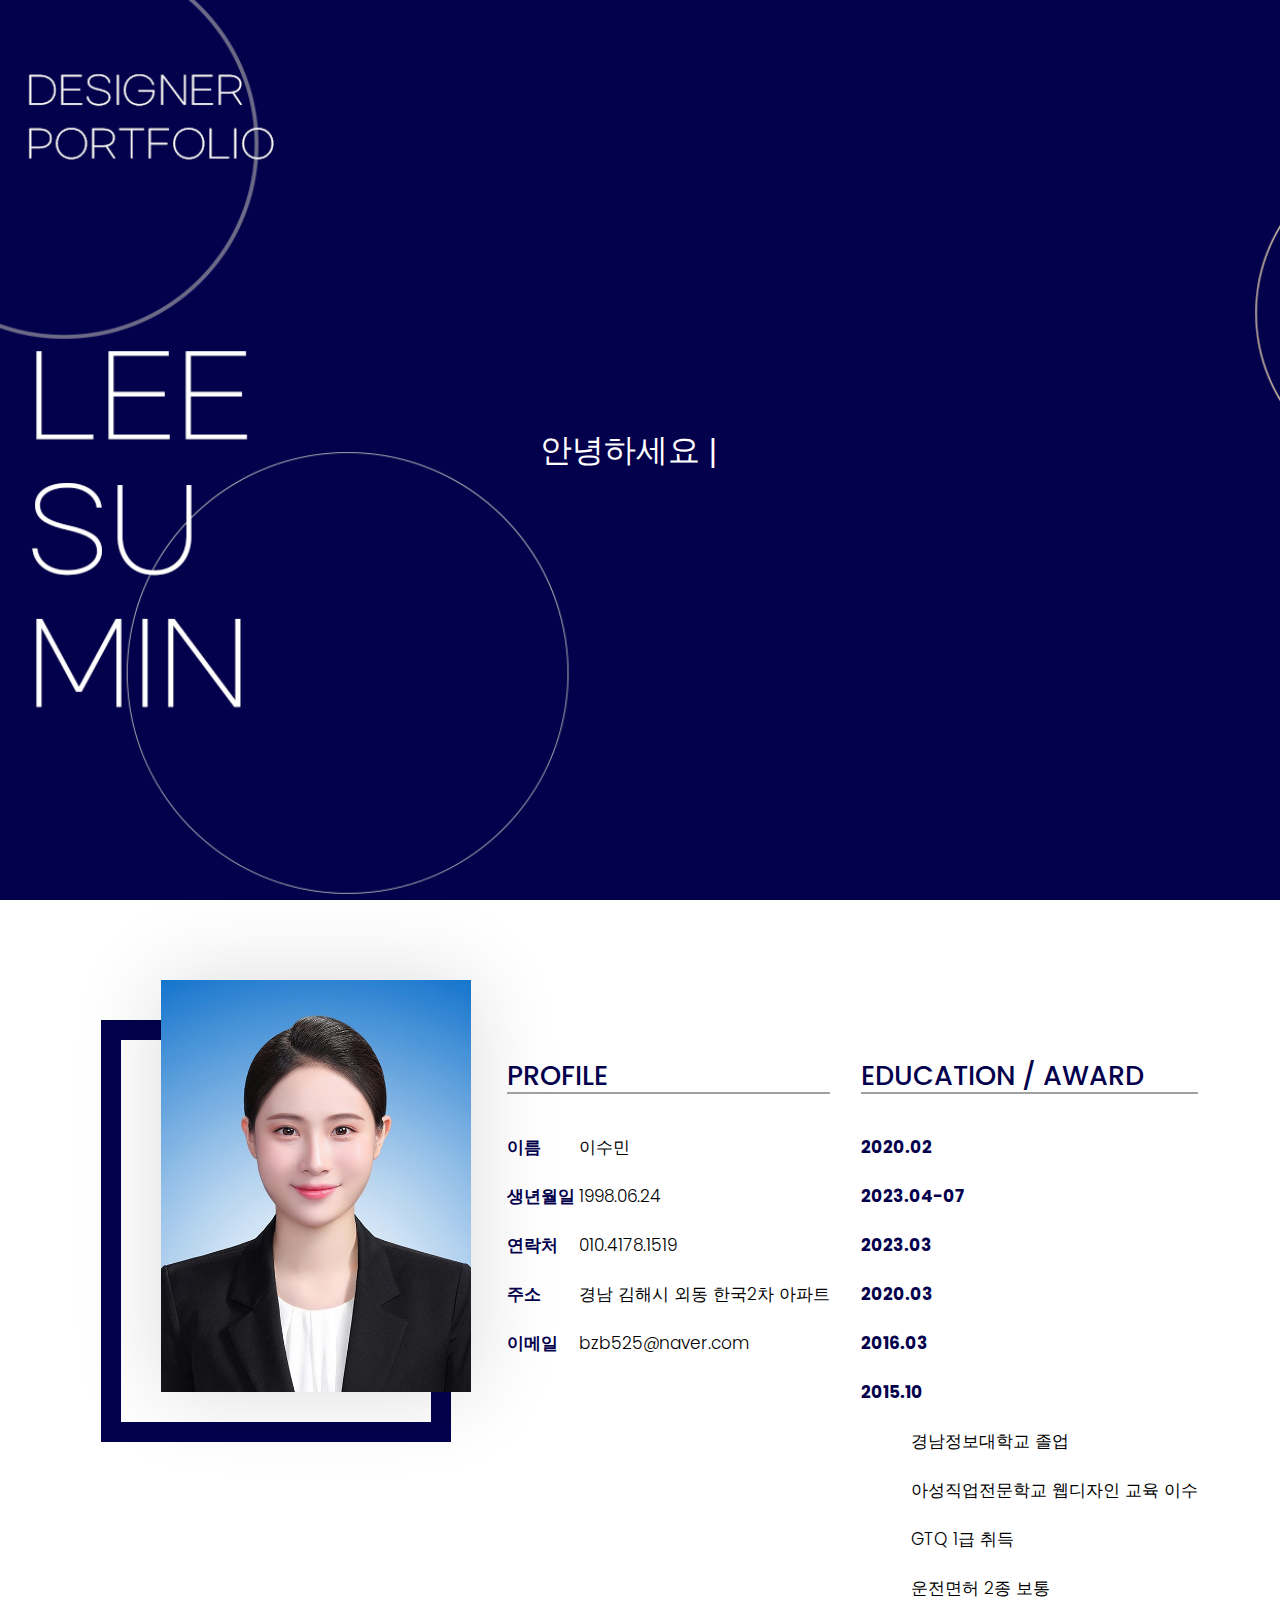
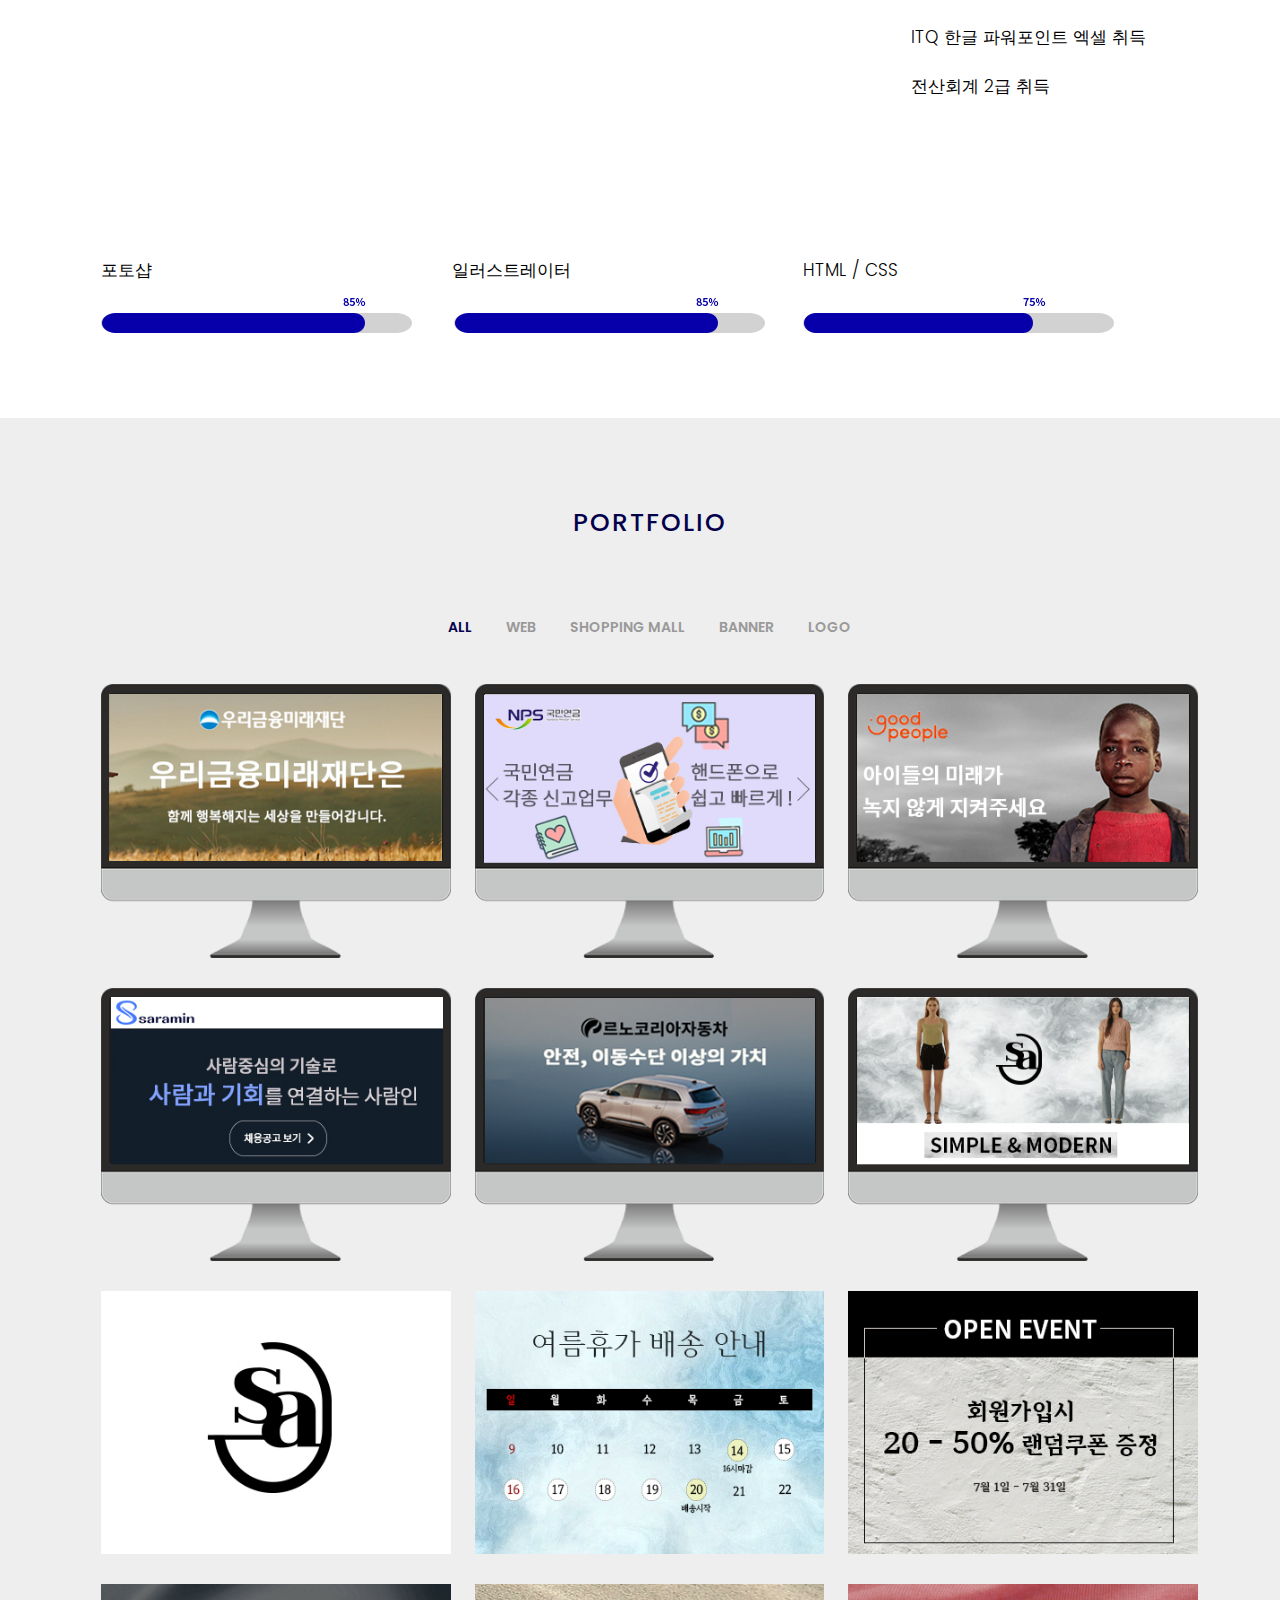
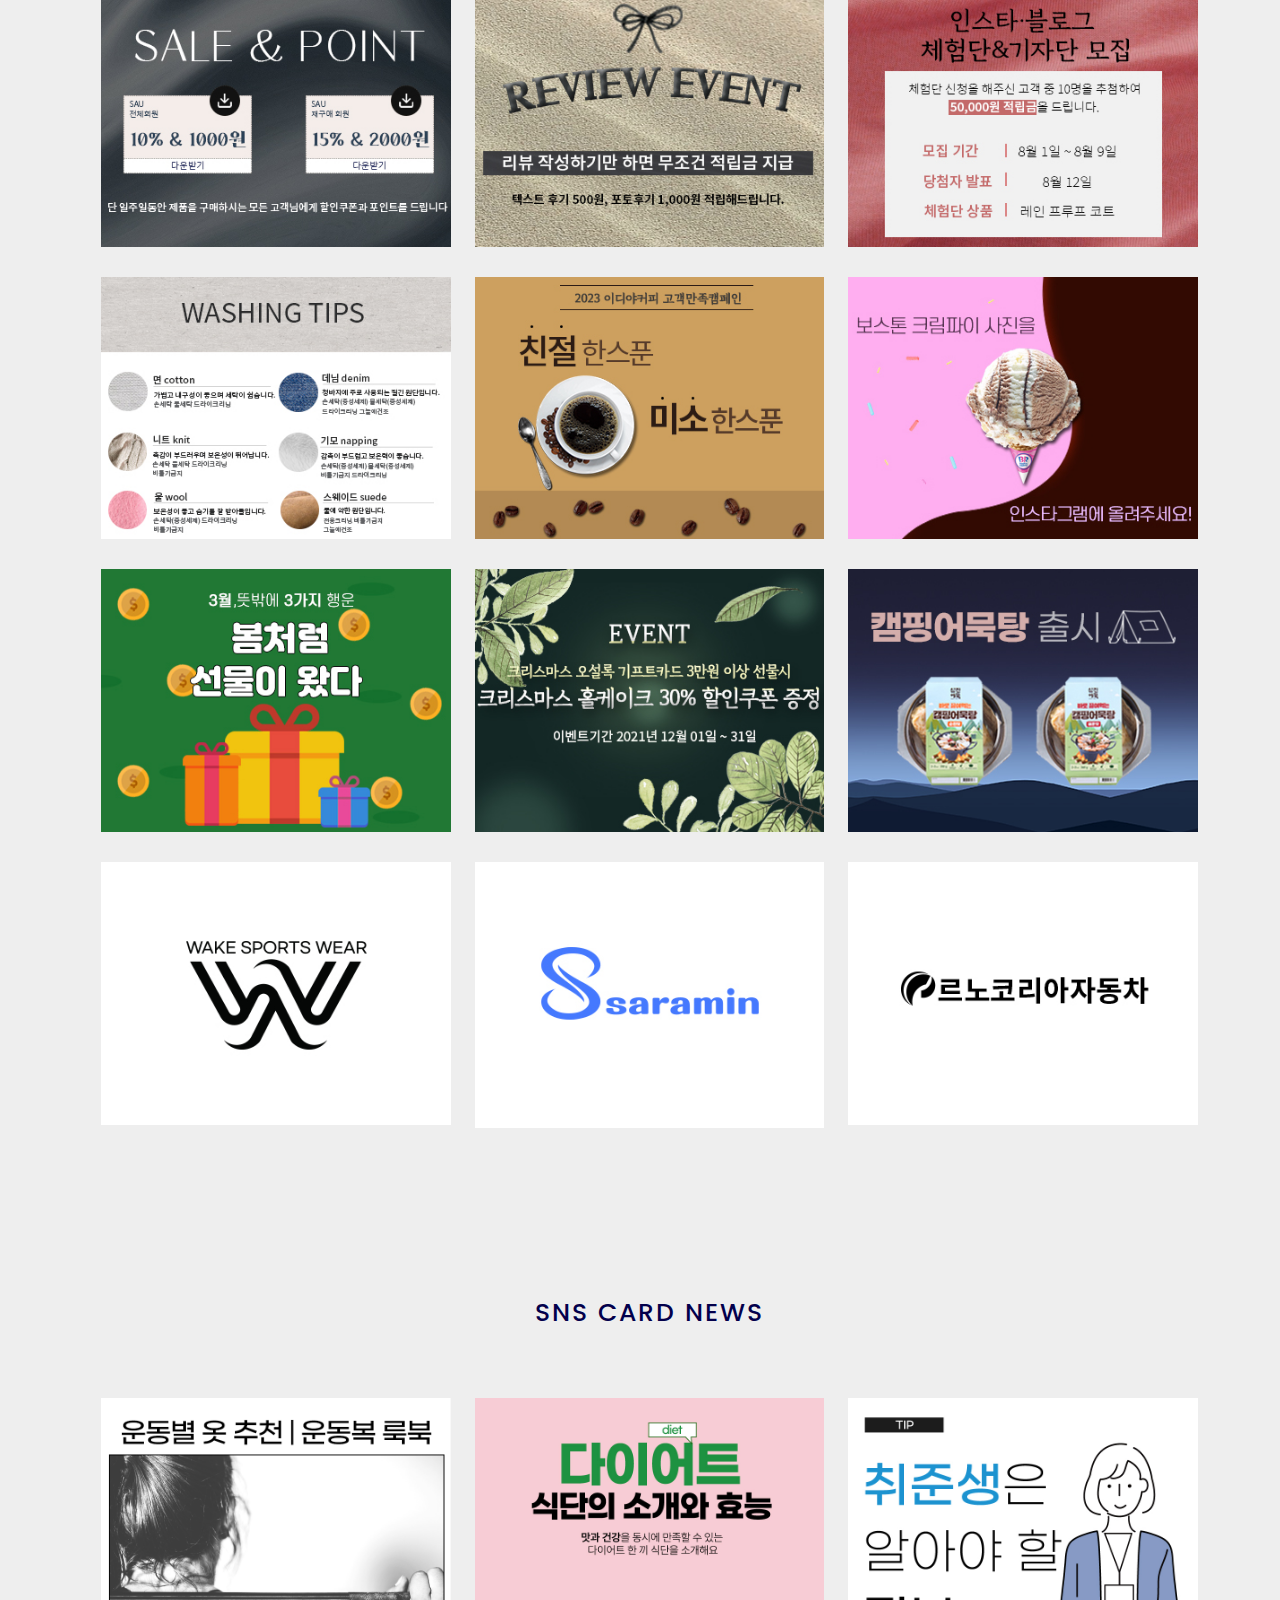
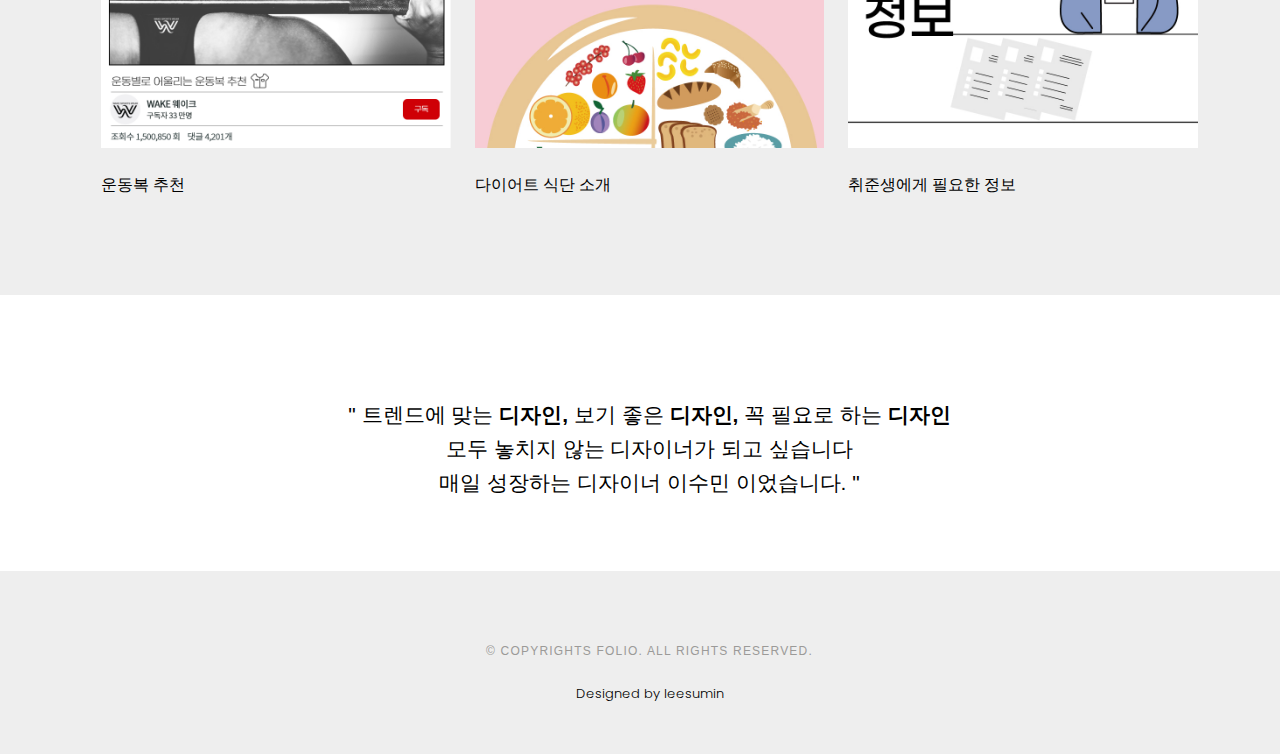
<file: index.html>
<!DOCTYPE html>
<html lang="en">

<head>
  <meta charset="utf-8">
  <meta content="width=device-width, initial-scale=1.0" name="viewport">

  <title>leesumin portfolio</title>
  <meta content="" name="description">
  <meta content="" name="keywords">

  <!-- Favicons -->
  <link href="assets/img/로고.jpg" rel="icon">
  <link href="assets/img/apple-touch-icon.png" rel="apple-touch-icon">

  <!-- Google Fonts -->
  <link
    href="https://fonts.googleapis.com/css?family=Poppins:300,300i,400,400i,500,500i,600,600i,700,700i|Playfair+Display:400,400i,500,500i,600,600i,700,700i,900,900i"
    rel="stylesheet">

  <!-- Vendor CSS Files -->
  <link href="assets/vendor/bootstrap/css/bootstrap.min.css" rel="stylesheet">
  <link href="assets/vendor/bootstrap-icons/bootstrap-icons.css" rel="stylesheet">
  <link href="assets/vendor/boxicons/css/boxicons.min.css" rel="stylesheet">
  <link href="assets/vendor/glightbox/css/glightbox.min.css" rel="stylesheet">
  <link href="assets/vendor/swiper/swiper-bundle.min.css" rel="stylesheet">

  <!-- Template Main CSS File -->
  <link href="assets/css/style.css" rel="stylesheet">

  <!-- =======================================================
  * Template Name: Folio
  * Updated: May 30 2023 with Bootstrap v5.3.0
  * Template URL: https://bootstrapmade.com/folio-bootstrap-portfolio-template/
  * Author: BootstrapMade.com
  * License: https://bootstrapmade.com/license/
  ======================================================== -->
</head>

<body>

  <!-- ======= Header ======= -->
  <header id="header" class="fixed-top ">
    <div class="container d-flex align-items-center justify-content-between">

      <a href="index.html" class="logo"><img src="assets/img/logo1.png" alt="" class="img-fluid"></a>
      <!-- Uncomment below if you prefer to use an text logo -->
      <!-- <h1 class="logo"><a href="index.html">Folio</a></h1> -->

      <nav id="navbar" class="navbar">
        <ul>
          <li><a class="nav-link scrollto active" href="#hero">HOME</a></li>
          <li><a class="nav-link scrollto" href="#about">ABOUT</a></li>
          <li><a class="nav-link  scrollto" href="#portfolio">PORTFOLIO</a></li>
          <li><a class="nav-link  scrollto" href="#journal">SNS</a></li>
          <li><a class="nav-link scrollto" href="#contact">OUTRO</a></li>
        </ul>
        <i class="bi bi-list mobile-nav-toggle"></i>
      </nav><!-- .navbar -->

    </div>
  </header><!-- End Header -->

  <!-- ======= Hero Section ======= -->
  <div id="hero" class="home">

    <div class="container">
      <div class="hero-content">
        <h2>
          <span class="typed" data-typed-items="안녕하세요 매일 성장하는 디자이너 이수민입니다"></span>
        </h2>



      </div>
    </div>
  </div><!-- End Hero -->

  <main id="main">

    <!-- ======= About Section ======= -->
    <div id="about" class="paddsection">
      <div class="container">
        <div class="row justify-content-between">

          <div class="col-lg-4 ">
            <div class="div-img-bg">
              <div class="about-img">
                <img src="assets/img/이수민 사진.jpg" class="img-responsive" alt="me">
              </div>
            </div>
          </div>


              <div class="div2">
                <h2>PROFILE</h2>
                <div class="line"></div>
                <div class="text1">
                  <p>이름</p>
                  <p>생년월일</p>
                  <p>연락처</p>
                  <p>주소</p>
                  <p>이메일</p>
                </div>

                <div class="text2">
                  <p>이수민</p>
                  <p>1998.06.24</p>
                  <p>010.4178.1519</p>
                  <p>경남 김해시 외동 한국2차 아파트</p>
                  <p>bzb525@naver.com</p>
                </div>
                <div class="clear"></div>



              </div>
              <div class="div3">
                <h2>EDUCATION / AWARD</h2>
                <div class="line"></div>
                <div class="text1">
                  <p>2020.02</p>
                  <p>2023.04-07</p>
                  <p>2023.03</p>
                  <p>2020.03</p>
                  <p>2016.03</p>
                  <p>2015.10</p>
                </div>

                <div class="text2">
                  <p>경남정보대학교 졸업</p>
                  <p>아성직업전문학교 웹디자인 교육 이수</p>
                  <p>GTQ 1급 취득</p>
                  <p>운전면허 2종 보통</p>
                  <p>ITQ 한글 파워포인트 엑셀 취득</p>
                  <p>전산회계 2급 취득</p>
                </div>
                <div class="clear"></div>

              </div>
              <div class="clear"></div>

            

          
        </div>
      </div>
    </div><!-- End About Section -->

    <!-- ======= Services Section ======= -->
    <div id="services">
      <div class="container">

        <div class="skill1">
          <p>포토샵</p>
          <img src="assets/img/main1.png" alt="포토샵">
      </div>
      <div class="skill2">
          <p>일러스트레이터</p>
          <img src="assets/img/main2.png" alt="일러">
      </div>
      <div class="skill3">
          <p>HTML / CSS</p>
          <img src="assets/img/main3.png" alt="html">
      </div>
      <div class="clear"></div>



      </div>

    </div><!-- End Services Section -->

    <!-- ======= Portfolio Section ======= -->
    <div id="portfolio" class="paddsection">

      <div class="container">
        <div class="section-title text-center">
          <h2>PORTFOLIO</h2>
        </div>
      </div>

      <div class="container">

        <div class="row">
          <div class="col-lg-12 d-flex justify-content-center">
            <ul id="portfolio-flters">
              <li data-filter="*" class="filter-active">ALL</li>
              <li data-filter=".filter-WEB">WEB</li>
              <li data-filter=".filter-SHOPPINGMALL">SHOPPING MALL</li>
              <li data-filter=".filter-BANNER">BANNER</li>
              <li data-filter=".filter-LOGO">LOGO</li>
              
            </ul>
          </div>
        </div>

        <div class="row portfolio-container">

          <div class="col-lg-4 col-md-6 portfolio-item filter-WEB">
            <img src="assets/img/portfolio/우리금융미래모니터1.png" class="img-fluid" alt="">
            <div class="portfolio-info">
              <h4>WEB</h4>
              <p>우리금융미래재단 웹시안</p>
              <a href="assets/img/portfolio/우리금융미래재단확대.jpg" data-gallery="portfolioGallery"
                class="portfolio-lightbox preview-link" title="WEB1"><i class="bx bx-plus"></i></a>
              <a href="project1/index.html" class="details-link" title="More Details"><i class="bx bx-link"></i></a>
            </div>
          </div>

          <div class="col-lg-4 col-md-6 portfolio-item filter-WEB">
            <img src="assets/img/portfolio/국민연금.png" class="img-fluid" alt="">
            <div class="portfolio-info">
              <h4>WEB</h4>
              <p>국민연금공단 웹시안</p>
              <a href="assets/img/portfolio/국민연금공단 확대.jpg" data-gallery="portfolioGallery"
                class="portfolio-lightbox preview-link" title="WEB2"><i class="bx bx-plus"></i></a>
              <a href="project2/index.html" class="details-link" title="More Details"><i class="bx bx-link"></i></a>
            </div>
          </div>

          <div class="col-lg-4 col-md-6 portfolio-item filter-WEB">
            <img src="assets/img/portfolio/굿피플.png" class="img-fluid" alt="">
            <div class="portfolio-info">
              <h4>WEB</h4>
              <p>굿피플 웹시안</p>
              <a href="assets/img/portfolio/굿피플확대.jpg" data-gallery="portfolioGallery"
                class="portfolio-lightbox preview-link" title="WEB3"><i class="bx bx-plus"></i></a>
              <a href="project3/index.html" class="details-link" title="More Details"><i class="bx bx-link"></i></a>
            </div>
          </div>

          <div class="col-lg-4 col-md-6 portfolio-item filter-WEB">
            <img src="assets/img/portfolio/사람인.png" class="img-fluid" alt="">
            <div class="portfolio-info">
              <h4>WEB</h4>
              <p>사람인 웹시안</p>
              <a href="assets/img/portfolio/사람인확대.jpg" data-gallery="portfolioGallery"
                class="portfolio-lightbox preview-link" title="WEB4"><i class="bx bx-plus"></i></a>
              <a href="project4/index.html" class="details-link" title="More Details"><i class="bx bx-link"></i></a>
            </div>
          </div>


          <div class="col-lg-4 col-md-6 portfolio-item filter-WEB">
            <img src="assets/img/portfolio/르노코리아.png" class="img-fluid" alt="">
            <div class="portfolio-info">
              <h4>WEB</h4>
              <p>르노코리아자동차 웹시안</p>
              <a href="assets/img/르노코리아자동차1.jpg" data-gallery="portfolioGallery"
                class="portfolio-lightbox preview-link" title="WEB5"><i class="bx bx-plus"></i></a>
              <a href="samsung.html" class="details-link" title="More Details"><i class="bx bx-link"></i></a>
            </div>
          </div>

          <div class="col-lg-4 col-md-6 portfolio-item filter-WEB">
            <img src="assets/img/portfolio/쇼핑몰제작.png" class="img-fluid" alt="">
            <div class="portfolio-info">
              <h4>WEB</h4>
              <p>쇼핑몰 제작</p>
              <a href="https://smartstore.naver.com/sauu" class="details-link" title="More Details"><i class="bx bx-link"></i></a>
            </div>
          </div>



          <div class="col-lg-4 col-md-6 portfolio-item filter-SHOPPINGMALL">
            <img src="assets/img/portfolio/로고-쇼핑몰.jpg" class="img-fluid" alt="">
            <div class="portfolio-info">
              <h4>SHOPPING MALL</h4>
              <p>쇼핑몰 로고제작</p>
              <a href="assets/img/portfolio/컨셉페이지-사유.jpg" data-gallery="portfolioGallery"
                class="portfolio-lightbox preview-link" title="SHOPPING MALL BANNER1"><i class="bx bx-plus"></i></a>
              </i></a>
            </div>
          </div>


          


          <div class="col-lg-4 col-md-6 portfolio-item filter-SHOPPINGMALL">
            <img src="assets/img/portfolio/쇼핑몰 배너1.jpg" class="img-fluid" alt="">
            <div class="portfolio-info">
              <h4>SHOPPING MALL</h4>
              <p>쇼핑몰 배송안내 배너</p>
              <a href="assets/img/portfolio/배너설명-쇼핑몰배송안내.jpg" data-gallery="portfolioGallery"
                class="portfolio-lightbox preview-link" title="SHOPPING MALL BANNER1"><i class="bx bx-plus"></i></a>
              </i></a>
            </div>
          </div>

          <div class="col-lg-4 col-md-6 portfolio-item filter-SHOPPINGMALL">
            <img src="assets/img/portfolio/쇼핑몰 배너2.jpg" class="img-fluid" alt="">
            <div class="portfolio-info">
              <h4>SHOPPING MALL</h4>
              <p>쇼핑몰 쿠폰 배너</p>
              <a href="assets/img/portfolio/배너설명-쇼핑몰오픈이벤트.jpg" data-gallery="portfolioGallery"
                class="portfolio-lightbox preview-link" title="SHOPPING MALL BANNER2"><i class="bx bx-plus"></i></a>
              </i></a>
            </div>
          </div>

          <div class="col-lg-4 col-md-6 portfolio-item filter-SHOPPINGMALL">
            <img src="assets/img/portfolio/쇼핑몰 배너3.jpg" class="img-fluid" alt="">
            <div class="portfolio-info">
              <h4>SHOPPING MALL</h4>
              <p>쇼핑몰 세일 배너</p>
              <a href="assets/img/portfolio/배너설명-쇼핑몰세일배너.jpg" data-gallery="portfolioGallery"
                class="portfolio-lightbox preview-link" title="SHOPPING MALL BANNER3"><i class="bx bx-plus"></i></a>
               </i></a>
            </div>
          </div>


          <div class="col-lg-4 col-md-6 portfolio-item filter-SHOPPINGMALL">
            <img src="assets/img/portfolio/쇼핑몰 배너6.jpg" class="img-fluid" alt="">
            <div class="portfolio-info">
              <h4>SHOPPING MALL</h4>
              <p>쇼핑몰 리뷰이벤트 배너</p>
              <a href="assets/img/portfolio/배너설명-쇼핑몰리뷰이벤트배너.jpg" data-gallery="portfolioGallery"
                class="portfolio-lightbox preview-link" title="SHOPPING MALL BANNER3"><i class="bx bx-plus"></i></a>
               </i></a>
            </div>
          </div>

          <div class="col-lg-4 col-md-6 portfolio-item filter-SHOPPINGMALL">
            <img src="assets/img/portfolio/쇼핑몰 배너4.jpg" class="img-fluid" alt="">
            <div class="portfolio-info">
              <h4>SHOPPING MALL</h4>
              <p>쇼핑몰 팝업</p>
              <a href="assets/img/portfolio/배너설명-쇼핑몰팝업.jpg" data-gallery="portfolioGallery"
                class="portfolio-lightbox preview-link" title="SHOPPING MALL BANNER4"><i class="bx bx-plus"></i></a>
              </i></a>
            </div>
          </div>

          <div class="col-lg-4 col-md-6 portfolio-item filter-SHOPPINGMALL">
            <img src="assets/img/portfolio/쇼핑몰 배너5.jpg" class="img-fluid" alt="">
            <div class="portfolio-info">
              <h4>SHOPPING MALL</h4>
              <p>쇼핑몰 공지사항</p>
              <a href="assets/img/portfolio/배너설명-쇼핑몰공지.jpg" data-gallery="portfolioGallery"
                class="portfolio-lightbox preview-link" title="SHOPPING MALL BANNER5"><i class="bx bx-plus"></i></a>
             </i></a>
            </div>
          </div>


          <div class="col-lg-4 col-md-6 portfolio-item filter-BANNER">
            <img src="assets/img/portfolio/이디야배너.jpg" class="img-fluid" alt="">
            <div class="portfolio-info">
              <h4>BANNER</h4>
              <p>이디야 배너</p>
              <a href="assets/img/portfolio/배너설명-이디야.jpg" data-gallery="portfolioGallery"
                class="portfolio-lightbox preview-link" title="BANNER1"><i class="bx bx-plus"></i></a>
               </i></a>
            </div>
          </div>

          <div class="col-lg-4 col-md-6 portfolio-item filter-BANNER">
            <img src="assets/img/portfolio/배라배너.jpg" class="img-fluid" alt="">
            <div class="portfolio-info">
              <h4>BANNER</h4>
              <p>배스킨라빈스 배너</p>
              <a href="assets/img/portfolio/배너설명-배라.jpg" data-gallery="portfolioGallery"
                class="portfolio-lightbox preview-link" title="BANNER2"><i class="bx bx-plus"></i></a>
              </i></a>
            </div>
          </div>

          <div class="col-lg-4 col-md-6 portfolio-item filter-BANNER">
            <img src="assets/img/portfolio/국민배너.jpg" class="img-fluid" alt="">
            <div class="portfolio-info">
              <h4>BANNER</h4>
              <p>국민은행 배너</p>
              <a href="assets/img/portfolio/배너설명-국민은행.jpg" data-gallery="portfolioGallery"
                class="portfolio-lightbox preview-link" title="BANNER3"><i class="bx bx-plus"></i></a>
               </i></a>
            </div>
          </div>

          <div class="col-lg-4 col-md-6 portfolio-item filter-BANNER">
            <img src="assets/img/portfolio/오설록 배너.jpg" class="img-fluid" alt="">
            <div class="portfolio-info">
              <h4>BANNER</h4>
              <p>오설록 배너</p>
              <a href="assets/img/portfolio/배너설명-오설록.jpg" data-gallery="portfolioGallery"
                class="portfolio-lightbox preview-link" title="BANNER4"><i class="bx bx-plus"></i></a>
               </i></a>
            </div>
          </div>

          <div class="col-lg-4 col-md-6 portfolio-item filter-BANNER">
            <img src="assets/img/portfolio/캠핑어묵 배너.jpg" class="img-fluid" alt="">
            <div class="portfolio-info">
              <h4>BANNER</h4>
              <p>캠핑어묵 배너</p>
              <a href="assets/img/portfolio/배너설명-캠핑어묵.jpg" data-gallery="portfolioGallery"
                class="portfolio-lightbox preview-link" title="BANNER5"><i class="bx bx-plus"></i></a>
              </i></a>
            </div>
          </div>

          <div class="col-lg-4 col-md-6 portfolio-item filter-LOGO">
            <img src="assets/img/portfolio/로고-웨이크.jpg" class="img-fluid" alt="">
            <div class="portfolio-info">
              <h4>LOGO</h4>
              <p>로고제작-웨이크</p>
              <a href="assets/img/portfolio/컨셉페이지-웨이크.jpg" data-gallery="portfolioGallery"
                class="portfolio-lightbox preview-link" title="LOGO1"><i class="bx bx-plus"></i></a>
               </i></a>
            </div>
          </div>

          <div class="col-lg-4 col-md-6 portfolio-item filter-LOGO">
            <img src="assets/img/portfolio/로고-사람인.jpg" class="img-fluid" alt="">
            <div class="portfolio-info">
              <h4>LOGO</h4>
              <p>로고제작-사람인</p>
              <a href="assets/img/portfolio/컨셉페이지-사람인111.jpg" data-gallery="portfolioGallery"
                class="portfolio-lightbox preview-link" title="LOGO2"><i class="bx bx-plus"></i></a>
              </i></a>
            </div>
          </div>

          <div class="col-lg-4 col-md-6 portfolio-item filter-LOGO">
            <img src="assets/img/portfolio/로고-르노.jpg" class="img-fluid" alt="">
            <div class="portfolio-info">
              <h4>LOGO</h4>
              <p>로고제작-르노코리아자동차</p>
              <a href="assets/img/portfolio/컨셉페이지-르노.jpg" data-gallery="portfolioGallery"
                class="portfolio-lightbox preview-link" title="LOGO3"><i class="bx bx-plus"></i></a>
               </i></a>
            </div>
          </div>

          

        
        </div>

      </div>

    </div><!-- End Portfolio Section -->

    <!-- ======= Journal Section ======= -->
    <div id="journal" class="text-left paddsection">

      <div class="container">
        <div class="section-title text-center">
          <h2>SNS CARD NEWS</h2>
        </div>
      </div>

      <div class="container">
        <div class="journal-block">
          <div class="row">

            <div class="col-lg-4 col-md-6">
              <div class="journal-info">

                <a href="blog-single.html"><img src="assets/img/카드뉴스1.jpg" class="img-responsive" alt="img"></a>

                <div class="journal-txt">

                  <h4><a href="blog-single.html">운동복 추천</a></h4>


                </div>

              </div>
            </div>

            <div class="col-lg-4 col-md-6">
              <div class="journal-info">

                <a href="blog-single2.html"><img src="assets/img/일러스트-카드뉴스1.jpg" class="img-responsive" alt="img"></a>

                <div class="journal-txt">

                  <h4><a href="blog-single2.html">다이어트 식단 소개</a></h4>

                </div>

              </div>
            </div>

            <div class="col-lg-4 col-md-6">
              <div class="journal-info">

                <a href="blog-single3.html"><img src="assets/img/사람인-카드뉴스1.jpg" class="img-responsive" alt="img"></a>

                <div class="journal-txt">

                  <h4><a href="blog-single3.html">취준생에게 필요한 정보</a></h4>


                </div>

              </div>
            </div>

          </div>
        </div>
      </div>

    </div><!-- End Journal Section -->

    <!-- ======= Contact Section ======= -->
    <div id="contact" class="paddsection">
      <div class="container">
        <p> " 트렌드에 맞는 <span>디자인,</span> 보기 좋은 <span>디자인,</span> 꼭 필요로 하는 <span>디자인</span> <br>
          모두 놓치지 않는 디자이너가 되고 싶습니다 <br>
          매일 성장하는 디자이너 이수민 이었습니다. "</p>

      </div>
    </div>
    </div>
    </div>
    </div><!-- End Contact Section -->

  </main><!-- End #main -->

  <!-- ======= Footer ======= -->
  <div id="footer" class="text-center">
    <div class="container">
      <div class="socials-media text-center">


      </div>

      <p>&copy; Copyrights Folio. All rights reserved.</p>

      <div class="credits">
        <!--
        All the links in the footer should remain intact.
        You can delete the links only if you purchased the pro version.
        Licensing information: https://bootstrapmade.com/license/
        Purchase the pro version with working PHP/AJAX contact form: https://bootstrapmade.com/buy/?theme=Folio
      -->
        Designed by leesumin
      </div>

    </div>
  </div><!-- End Footer -->

  <a href="#" class="back-to-top d-flex align-items-center justify-content-center"><i
      class="bi bi-arrow-up-short"></i></a>

  <!-- Vendor JS Files -->
  <script src="assets/vendor/bootstrap/js/bootstrap.bundle.min.js"></script>
  <script src="assets/vendor/glightbox/js/glightbox.min.js"></script>
  <script src="assets/vendor/isotope-layout/isotope.pkgd.min.js"></script>
  <script src="assets/vendor/swiper/swiper-bundle.min.js"></script>
  <script src="assets/vendor/typed.js/typed.umd.js"></script>
  <script src="assets/vendor/php-email-form/validate.js"></script>

  <!-- Template Main JS File -->
  <script src="assets/js/main.js"></script>

</body>

</html>
</file>
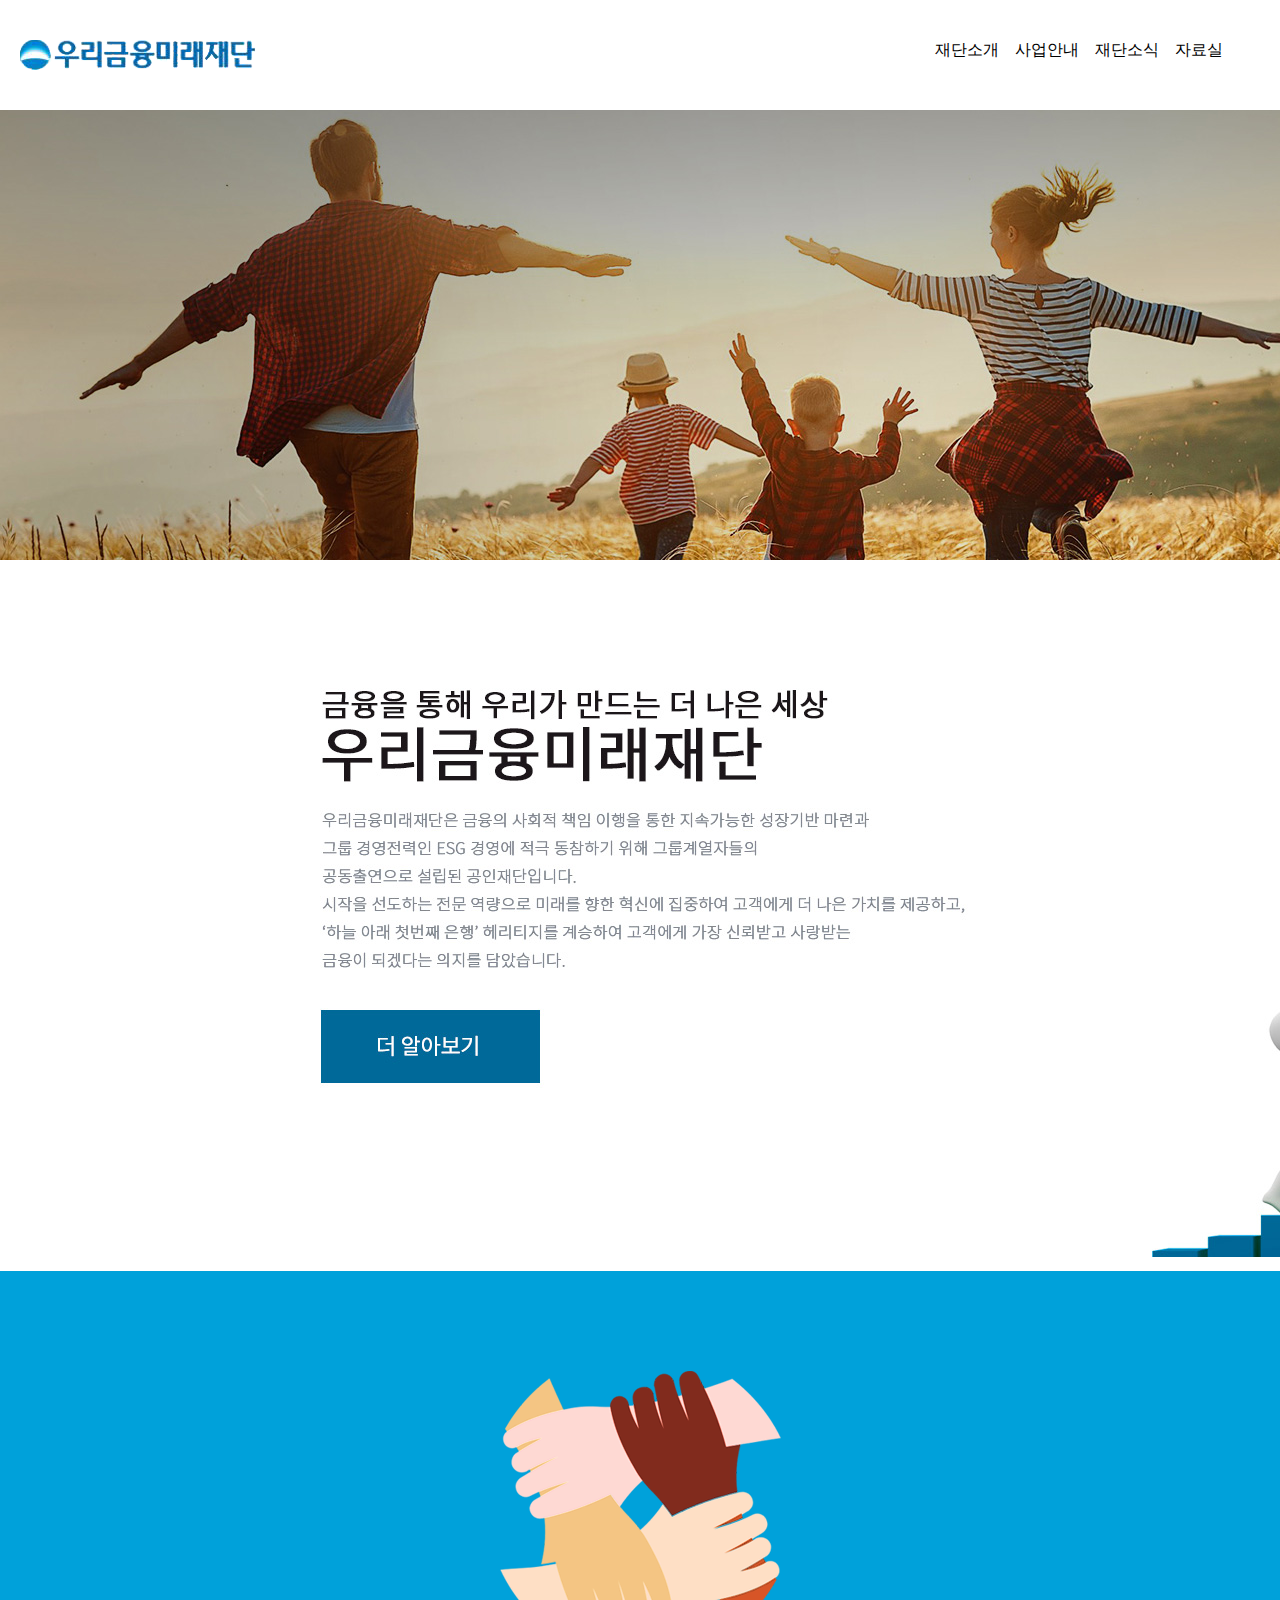
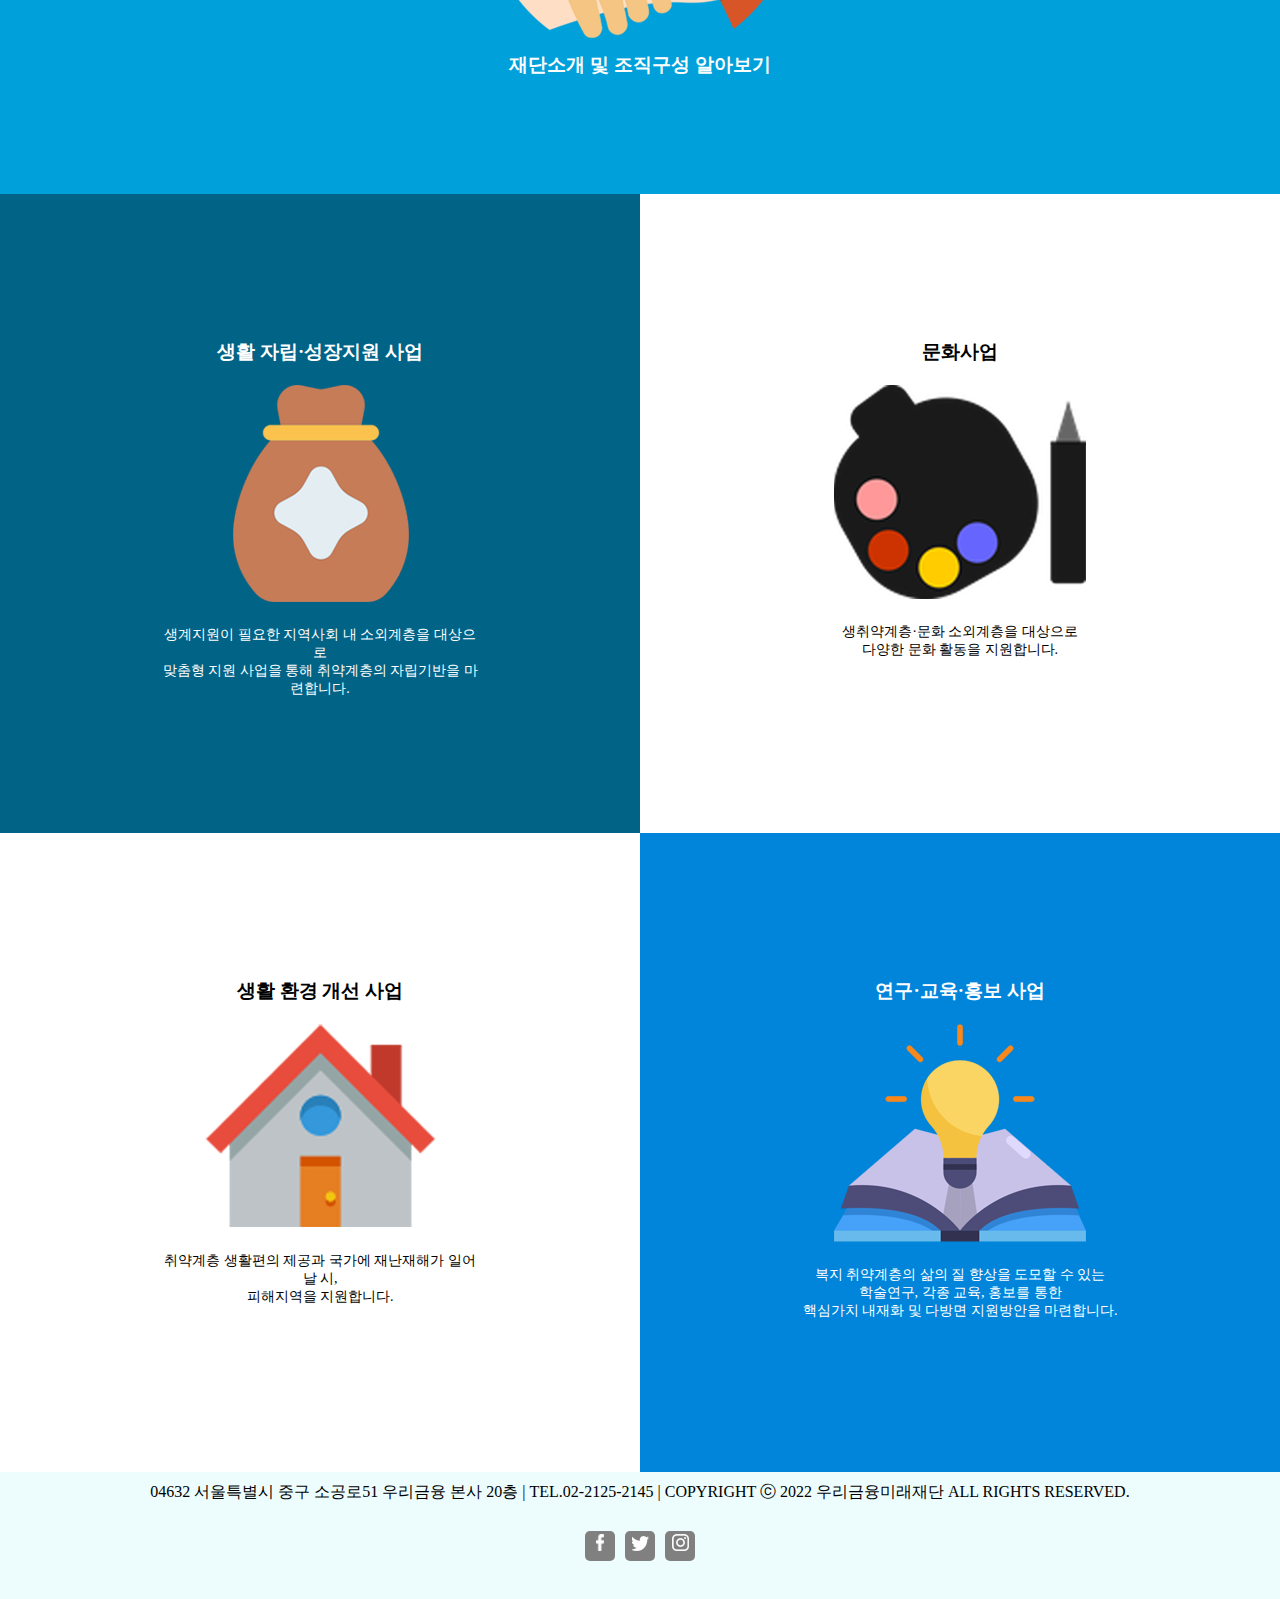
<file: project1/index.html>
<!DOCTYPE html>
<html lang="en">
<head>
    <meta charset="UTF-8">
    <meta http-equiv="X-UA-Compatible" content="IE=edge">
    <meta name="viewport" content="width=device-width, initial-scale=1.0">
    <title>우리금융미래재단</title>
    <style type="text/css">
        .logo{width: 150px; height: 50px; float: left; padding: 20px;}
        .menu>li{float: left; list-style: none; width: 70px; height: 20px; padding: 0 5px;}
        .menu{width: 350px; height: 20px; float: right; padding: 20px;}
        .mainimg{width: 100%; height: 450px; background-image: url(images/main_img.jpg);}
        .box1{width: 100%; height: 711px; background-image: url(images/box1_img.jpg);}
        .box2{width: 100%; height: 523px; background-color: #00a1da;}
        .box2>div{width: 50%; margin: 0 auto; text-align: center; color: white; padding-top: 100px;}
        .box2>div>h3{padding-top: 10px;}
        .box3_left{width: 50%; height: 639px; background-color: #016487; float: left;}
        .box3_left>div{width: 50%; margin: 0 auto; text-align: center; color: white; padding-top: 125px;}
        .box3_left>div>h3{padding: 20px 0;}
        .box3_left>div>p{font-size: 14px; padding-top: 20px;}
        .box3_right{width: 50%; height: 639px; background-color: white; float: right;}
        .box3_right>div{width: 50%; margin: 0 auto; color: black; text-align: center; padding-top: 125px;}
        .box3_right>div>h3{padding: 20px 0;}
        .box3_right>div>p{font-size: 14px; padding-top: 20px;}
        .box4_left{width: 50%; height: 639px; background-color: white; float: left;}
        .box4_left>div{width: 50%; margin: 0 auto; color: black; text-align: center; padding-top: 125px;}
        .box4_left>div>h3{padding: 20px 0;}
        .box4_left>div>p{font-size: 14px; padding-top: 20px;}
        .box4_right{width: 50%; height: 639px; background-color:#0085da ; float: right;}
        .box4_right>div{width: 50%; margin: 0 auto; text-align: center; color: white; padding-top: 125px;}
        .box4_right>div>h3{padding: 20px 0;}
        .box4_right>div>p{font-size: 14px; padding-top: 20px;}
        .copyright{text-align: center;}
        .sns>li{list-style: none; width: 30px; height: 30px; background-color: gray; text-align: center; float: left; margin: 0px 5px; border-radius: 5px;line-height: 30px;  }
        .sns{width: 120px; margin: 0% auto; padding-top: 18px;}
        .header{padding: 20px 0; width: 100%; height: 70px;}
        .menu{padding: 20px 0;}
        .footer{width: 100%; height: 127px; background-color: #edfcfc;}
        *{padding: 0; margin: 0;}
        .copyright{padding: 10px 0;}
        .clear{clear: both;}


        
    </style>
</head>
<body>
    <div class="wrap">
        <div class="header">
            <div class="logo">
                <img src="images/logo.png">
            </div>
            <ul class="menu">
                <li>재단소개</li>
                <li>사업안내</li>
                <li>재단소식</li>
                <li>자료실</li>
        
                <div class="clear"></div>
            </ul>
            <div class="clear"></div>
        </div>
        <div class="mainimg"></div>
        <div class="contents">
            <div class="box1">
               
            </div>
            <div class="box2">
                <div>
                    <img src="images/box2_icon.png" alt="재단소개">
                    <h3>재단소개 및 조직구성 알아보기</h3>
                </div>
            </div>
            <div class="box3">
                <div class="box3_left">
                    <div>
                        <h3>생활 자립·성장지원 사업</h3>
                        <img src="images/box3_left_icon.png" alt="생활자립">
                        <p>생계지원이 필요한 지역사회 내 소외계층을 대상으로<br>
                        맞춤형 지원 사업을 통해 취약계층의 자립기반을 마련합니다.</p>
                    </div>
                </div>
                <div class="box3_right">
                    <div>
                    <h3>문화사업</h3>
                    <img src="images/box3_right_icon.png" alt="문화사업">
                    <p>생취약계층·문화 소외계층을 대상으로<br>
                    다양한 문화 활동을 지원합니다.</p>
                </div>
                </div>
                <div class="clear"></div>
            </div>
            <div class="box4">
                <div class="box4_left">
                    <div>
                    <h3>생활 환경 개선 사업</h3>
                    <img src="images/box4_left_icon.png" alt="생활환경">
                    <p>취약계층 생활편의 제공과 국가에 재난재해가 일어날 시,<br>
                    피해지역을 지원합니다.</p>
                    
                </div>
                </div>
                <div class="box4_right">
                    <div>
                    <h3>연구·교육·홍보 사업</h3>
                    <img src="images/box4_right_icon.png" alt="연구">
                    <p>복지 취약계층의 삶의 질 향상을 도모할 수 있는<br>
                    학술연구, 각종 교육, 홍보를 통한<br>
                핵심가치 내재화 및 다방면 지원방안을 마련합니다.</p>
                </div>
                </div>
                <div class="clear"></div>
            </div>
        </div>
        <div class="footer">
            <p class="copyright">04632 서울특별시 중구 소공로51 우리금융 본사 20층  |  TEL.02-2125-2145  |  COPYRIGHT ⓒ 2022 우리금융미래재단 ALL RIGHTS RESERVED.</p>
            <ul class="sns">
                <li><img src="images/sns_icon1.png" alt="페이스북"></li>
                <li><img src="images/sns_icon2.png" alt="트위터"></li>
                <li><img src="images/sns_icon3.png" alt="인스타그램"></li>
                <div class="clear"></div>
            </ul>
        </div>
    </div>
</body>
</html>
</file>
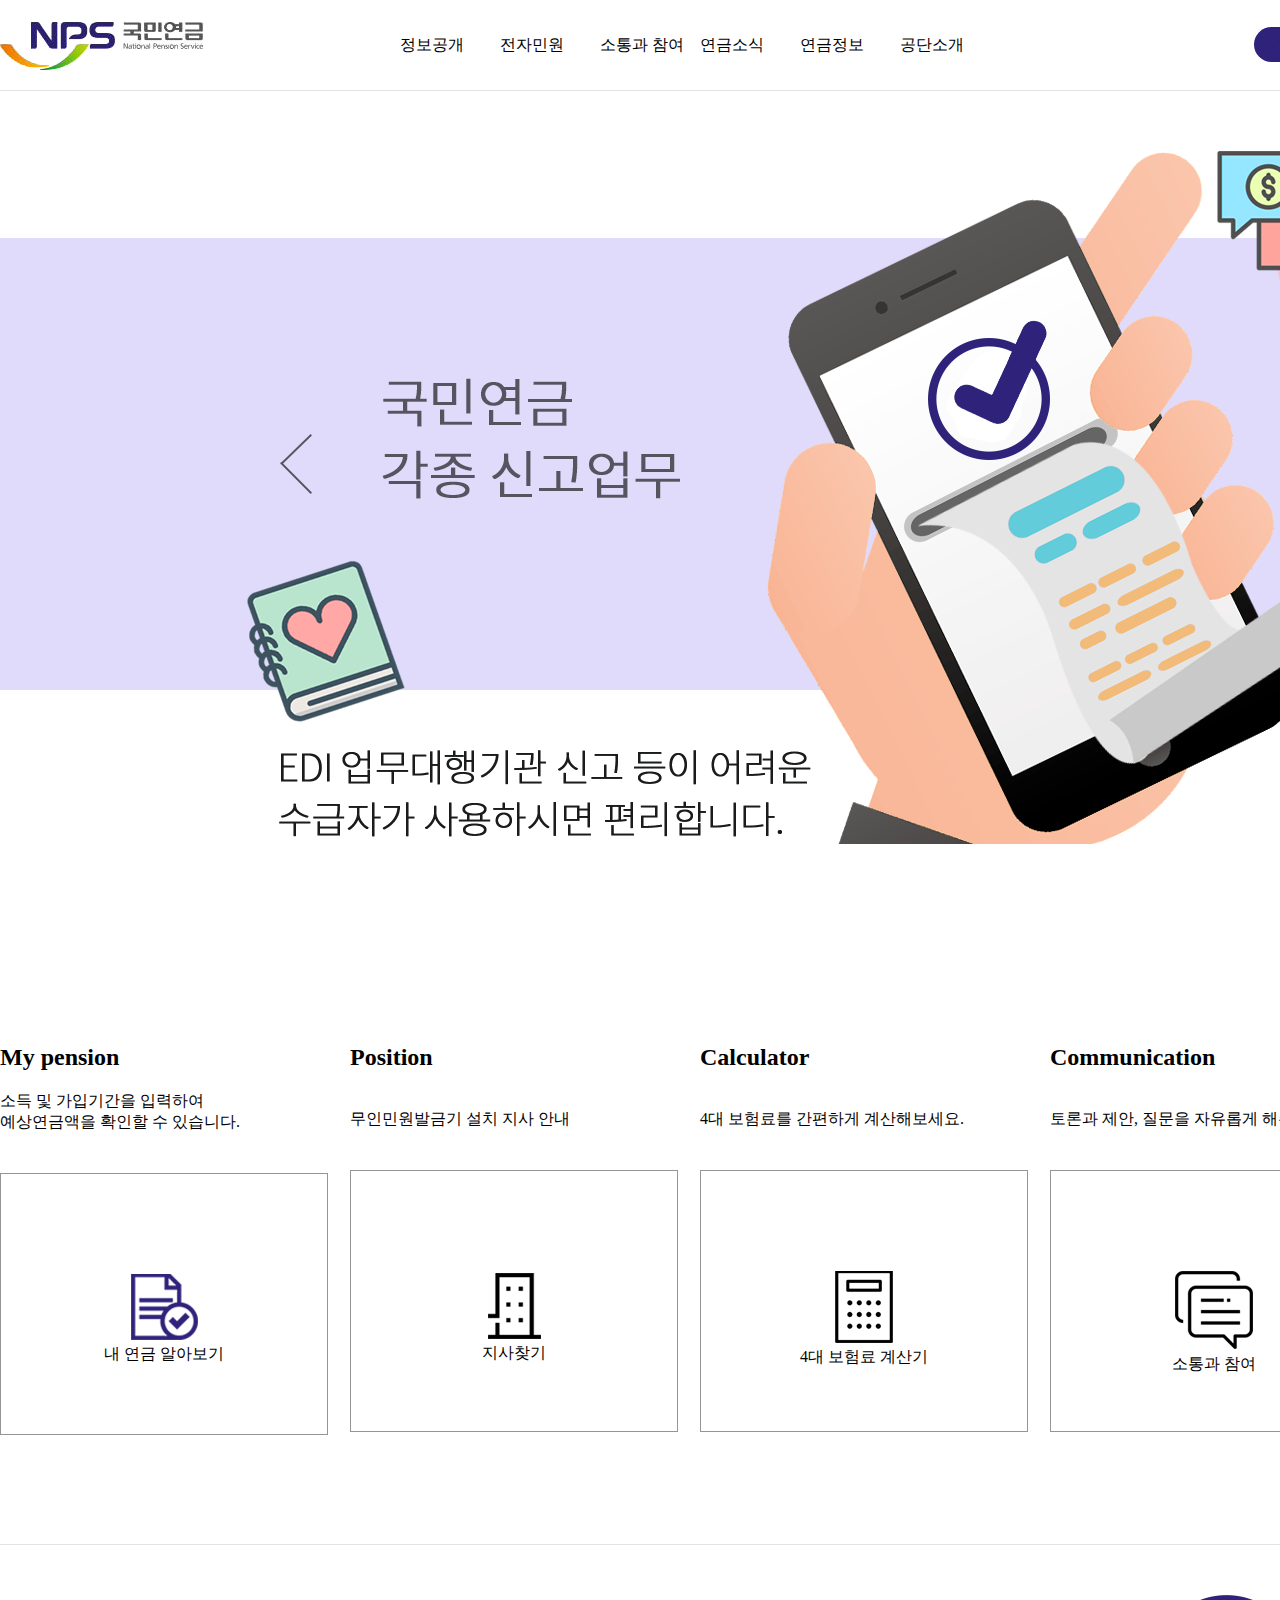
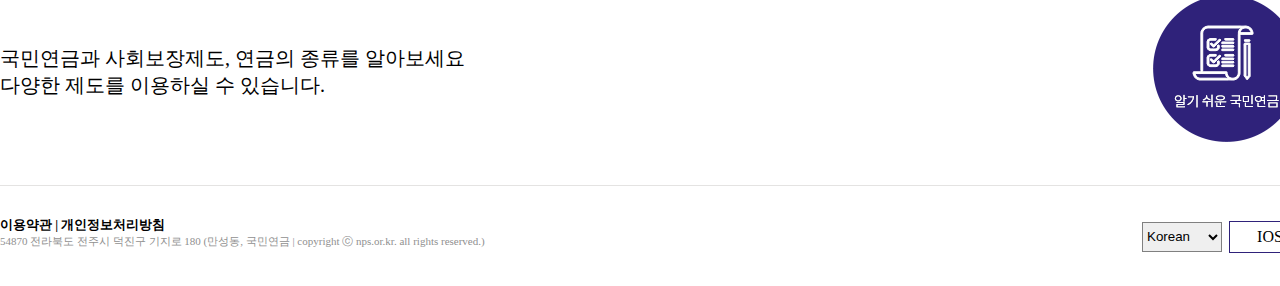
<file: project2/index.html>
<!DOCTYPE html>
<html lang="en">

<head>
    <meta charset="UTF-8">
    <meta http-equiv="X-UA-Compatible" content="IE=edge">
    <meta name="viewport" content="width=device-width, initial-scale=1.0">
    <title>국민연금공단</title>
    <link href="css/style.css" rel="stylesheet" type="text/css">
</head>

<body>
    <div class="wrap">
        <div class="header">
            <div class="inner">
                <div class="logo">
                    <img src="images/logo.png" alt="로고">
                </div>
                <ul class="menu">
                    <li>정보공개</li>
                    <li>전자민원</li>
                    <li>소통과 참여</li>
                    <li>연금소식</li>
                    <li>연금정보</li>
                    <li>공단소개</li>
                </ul>
                <div class="top_banner">
                    <span class="one">전자민원이용</span>

                </div>
            </div>

        </div>
        <div class="mainimg">
        </div>
        <div class="contents">
            <div class="box1">
                <div class="inner">
                    <div class="list">
                        <h2>My pension</h2>
                        <p>소득 및 가입기간을 입력하여<br>
                            예상연금액을 확인할 수 있습니다.</p>
                        <div class="line">
                            <img src="images/icon1.png" alt="연금">
                            <p>내 연금 알아보기</p>
                        </div>
                    </div>
                    <div class="list">
                        <h2>Position</h2>
                        <p><br>무인민원발금기 설치 지사 안내</p>
                        <div class="line">
                            <img src="images/icon2.png" alt="지사">
                            <p>지사찾기</p>
                        </div>
                    </div>
                    <div class="list">
                        <h2>Calculator</h2>
                        <p><br>4대 보험료를 간편하게 계산해보세요.</p>
                        <div class="line">
                            <img src="images/icon3.png" alt="계산">
                            <p>4대 보험료 계산기</p>
                        </div>
                    </div>
                    <div class="list">
                        <h2>Communication</h2>
                        <p><br>토론과 제안, 질문을 자유롭게 해주세요.</p>
                        <div class="line">
                            <img src="images/icon4.png" alt="소통">
                            <p>소통과 참여</p>
                        </div>
                    </div>
                    <div class="clear"></div>
                </div>
            </div>
            <div class="box2">
                <div class="inner">
                    <p class="box_text">국민연금과 사회보장제도, 연금의 종류를 알아보세요<br>
                        다양한 제도를 이용하실 수 있습니다.</p>
                    <div class="box_img">
                        <img src="images/icon5.png" alt="알기쉬운">
                    </div>
                    <div class="clear"></div>

                </div>
            </div>
        </div>
        <div class="footer">
            <div class="inner">
                <p class="footer_info">
                    <span>이용약관 | 개인정보처리방침</span>
                    <br>
                    54870 전라북도 전주시 덕진구 기지로 180 (만성동, 국민연금 | copyright ⓒ nps.or.kr. all rights reserved.)
                </p>
                <ul class="footer_btn">
                    <li class="border_none">
                        <select>
                            <option>Korean</option>
                            <option>English</option>
                            <option>Japanese</option>
                        </select>
                    </li>
                    <li>IOS</li>
                    <li>Android</li>
                </ul>
            </div>
        </div>
        <div class="clear"></div>
    </div>


</body>

</html>
</file>
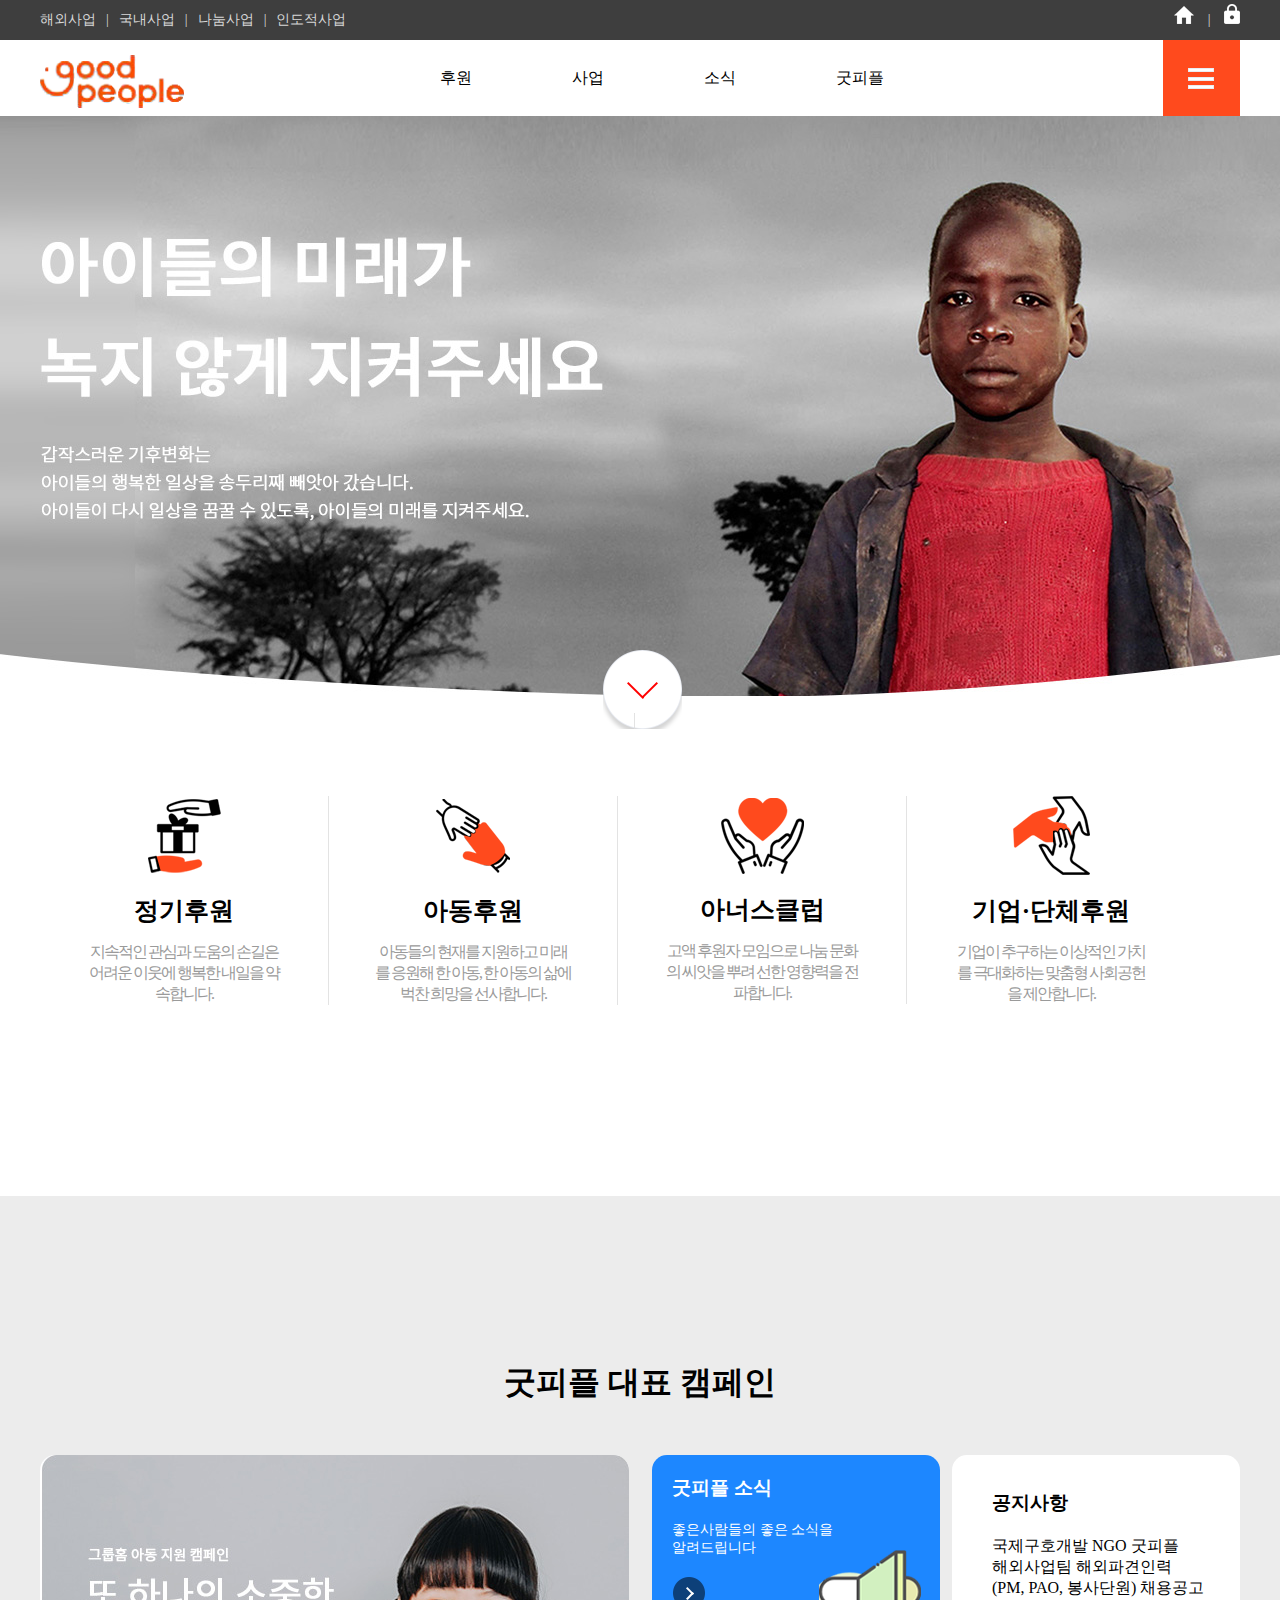
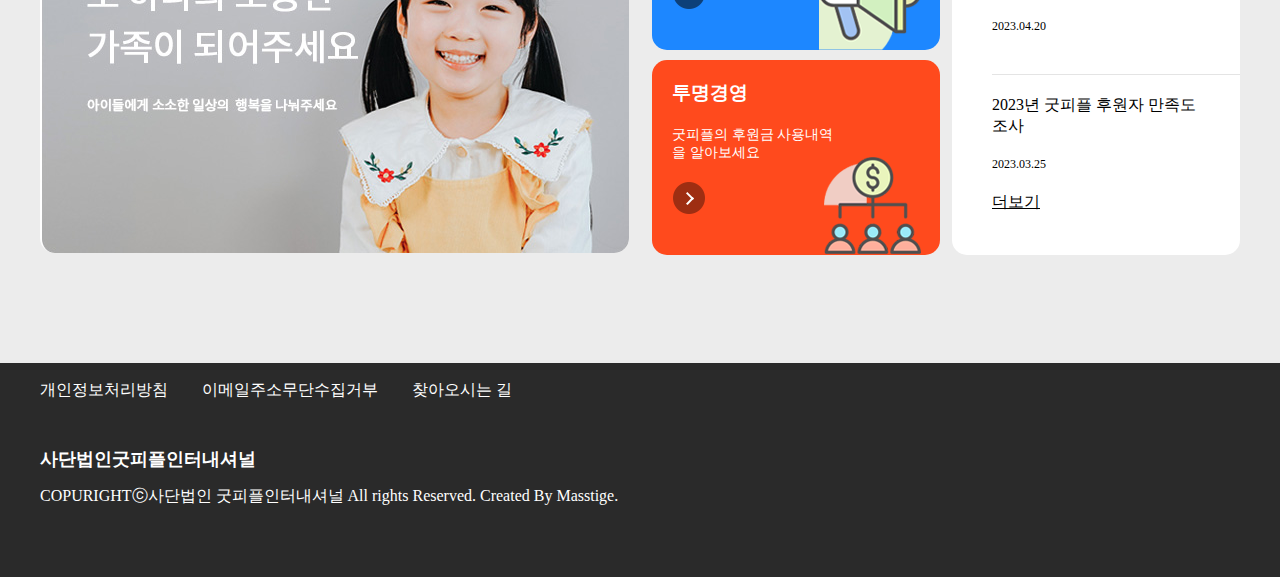
<file: project3/index.html>
<!DOCTYPE html>
<html lang="en">
<head>
    <meta charset="UTF-8">
    <meta http-equiv="X-UA-Compatible" content="IE=edge">
    <meta name="viewport" content="width=device-width, initial-scale=1.0">
    <title>굿피플</title>
    <link href="css/style.css" rel="stylesheet" type="text/css">
</head>
<body>
    <div class="wrap">
        <div class="header">
            <div class="top_black">
                <div class="inner">
                    <ul class="black_left">
                            <li>해외사업</li>
                            <li>국내사업</li>
                            <li>나눔사업</li>
                            <li>인도적사업</li>
                            <div class="clear"></div>
                        </ul>
                    <div class="black_right">
                        <span>
                        <img src="images/gnb_home.png" alt="홈">
                    </span>
                    
                    <span>
                        <img src="images/gnb_lock.png" alt="자물쇠">
                    </span>
                </div>
                    <div class="clear"></div>
                </div>
            </div>
            <div class="top_white">
                <div class="inner">
                    <div class="logo">
                        <img src="images/logo.png" alt="로고">
                    </div>
                    <div class="menu">
                        <ul class="menu">
                            <li>후원</li>
                            <li>사업</li>
                            <li>소식</li>
                            <li>굿피플</li>
                            <div class="clear"></div>
                        </ul>
                    </div>
                    <div class="button">
                        <img src="images/menu.png" alt="메뉴버튼">
                    </div>
                    <div class="clear"></div>
                </div>
            </div>
        </div>
        <div class="mainimg">
            <div class="down_btn">
                <img src="images/arrow_btn.png" alt="아랫쪽버튼">
            </div>
        </div>
        <div class="contents">
            <div class="box1">
                <div class="inner">
                    <div class="list">
                        <img src="images/icon1.png" alt="정기후원">
                        <h3>정기후원</h3>
                        <p>지속적인 관심과 도움의 손길은 어려운 이웃에 행복한 내일을 약속합니다.</p>
                    </div>
                    <div class="list">
                        <img src="images/icon2.png" alt="아동후원">
                        <h3>아동후원</h3>
                        <p>아동들의 현재를 지원하고 미래를 응원해 한 아동, 한 아동의 삶에 벅찬 희망을 선사합니다.</p>
                    </div>
                    <div class="list">
                        <img src="images/icon3.png" alt="아너스클럽">
                        <h3>아너스클럽</h3>
                        <p>고액 후원자 모임으로 나눔 문화의 씨앗을 뿌려 선한 영향력을 전파합니다.</p>
                    </div>
                    <div class="list">
                        <img src="images/icon4.png" alt="기업단체">
                        <h3>기업·단체후원</h3>
                        <p>기업이 추구하는 이상적인 가치를 극대화하는 맞춤형 사회공헌을 제안합니다.</p>
                    </div>
                    <div class="clear"></div>
                </div>
            </div>
            <div class="box2">
                <div class="inner">
                    <h1>굿피플 대표 캠페인</h1>
                    <div class="box2_set">
                        <div class="set_left">
                            <img src="images/popup.jpg" alt="소중한가족">
                        </div>
                        <div class="set_cen">
                            <div class="blue">
                                <div>
                                <h3>굿피플 소식</h3>
                                <p>좋은사람들의 좋은 소식을
                                알려드립니다</p>
                                <img src="images/ban_btn1.png" alt="버튼">
                                </div>
                            </div>
                            <div class="red">
                                <div>
                                <h3>투명경영</h3>
                                <p>굿피플의 후원금 사용내역을
                                알아보세요</p>
                                <img src="images/ban_btn2.png" alt="버튼">
                            </div>   
                        </div>
                        </div>
                        <div class="set_right">
                            <div>
                                <h3>공지사항</h3>
                                <p>국제구호개발 NGO 굿피플<br>
                                해외사업팀 해외파견인력<br>
                            (PM, PAO, 봉사단원) 채용공고</p>
                            <p class="date">2023.04.20</p>
                            <div class="line"></div>
                                
                                <p>2023년 굿피플 후원자 만족도<br>
                                조사</p>
                                <p class="date">2023.03.25</p>
                                <p class="more">더보기</p>
                            </div>
                        </div>
                        <div class="clear"></div>
                    </div>
                </div>

            </div>
        </div>
        <div class="footer">
            <div class="footer_top">
                <div class="inner">
                    <p>
                        <span>개인정보처리방침</span>
                        <span>이메일주소무단수집거부</span>
                        <span>찾아오시는 길</span>
                    </p>
                </div>
            </div>
            <div class="footer_bottom">
                <div class="inner">
                <p>사단법인굿피플인터내셔널</p>
                <p>COPURIGHTⓒ사단법인 굿피플인터내셔널 All rights Reserved. Created By Masstige.</p>
            </div>
            </div>
        </div>
    </div>
    
</body>
</html>
</file>
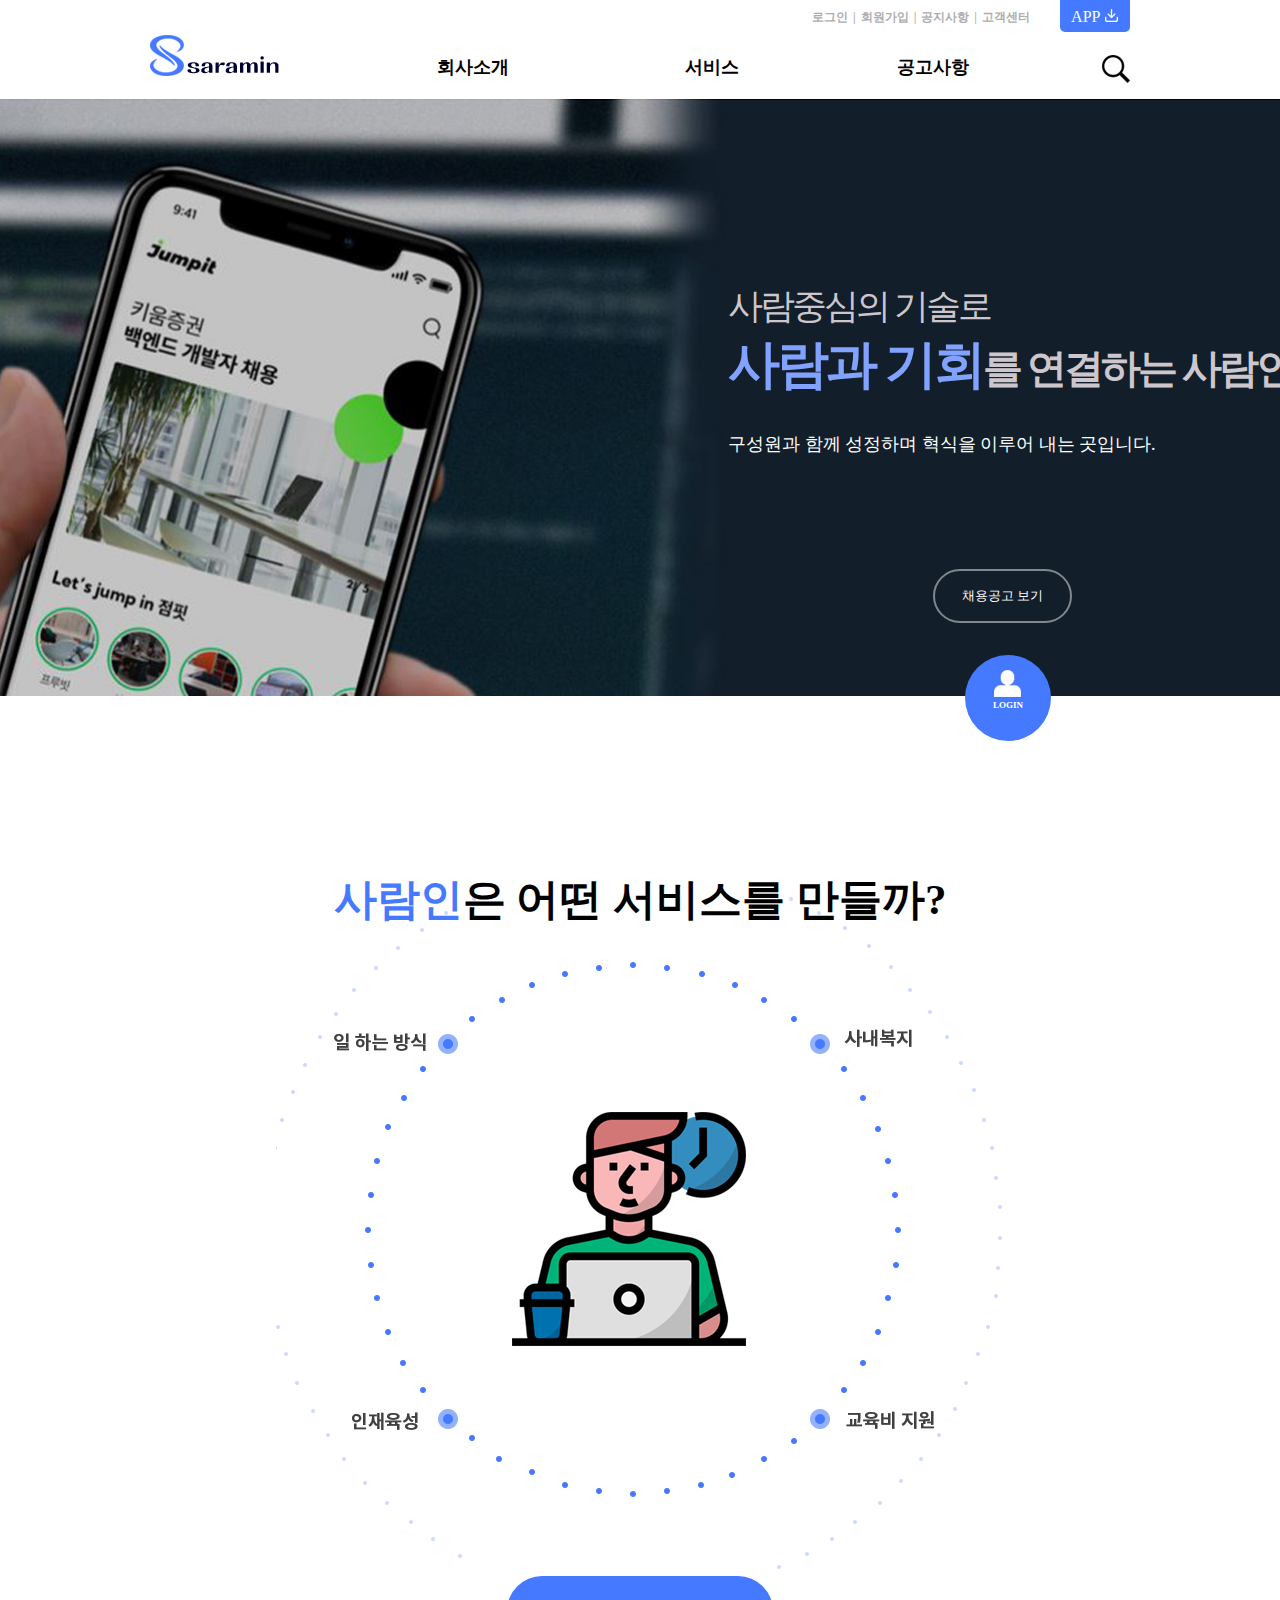
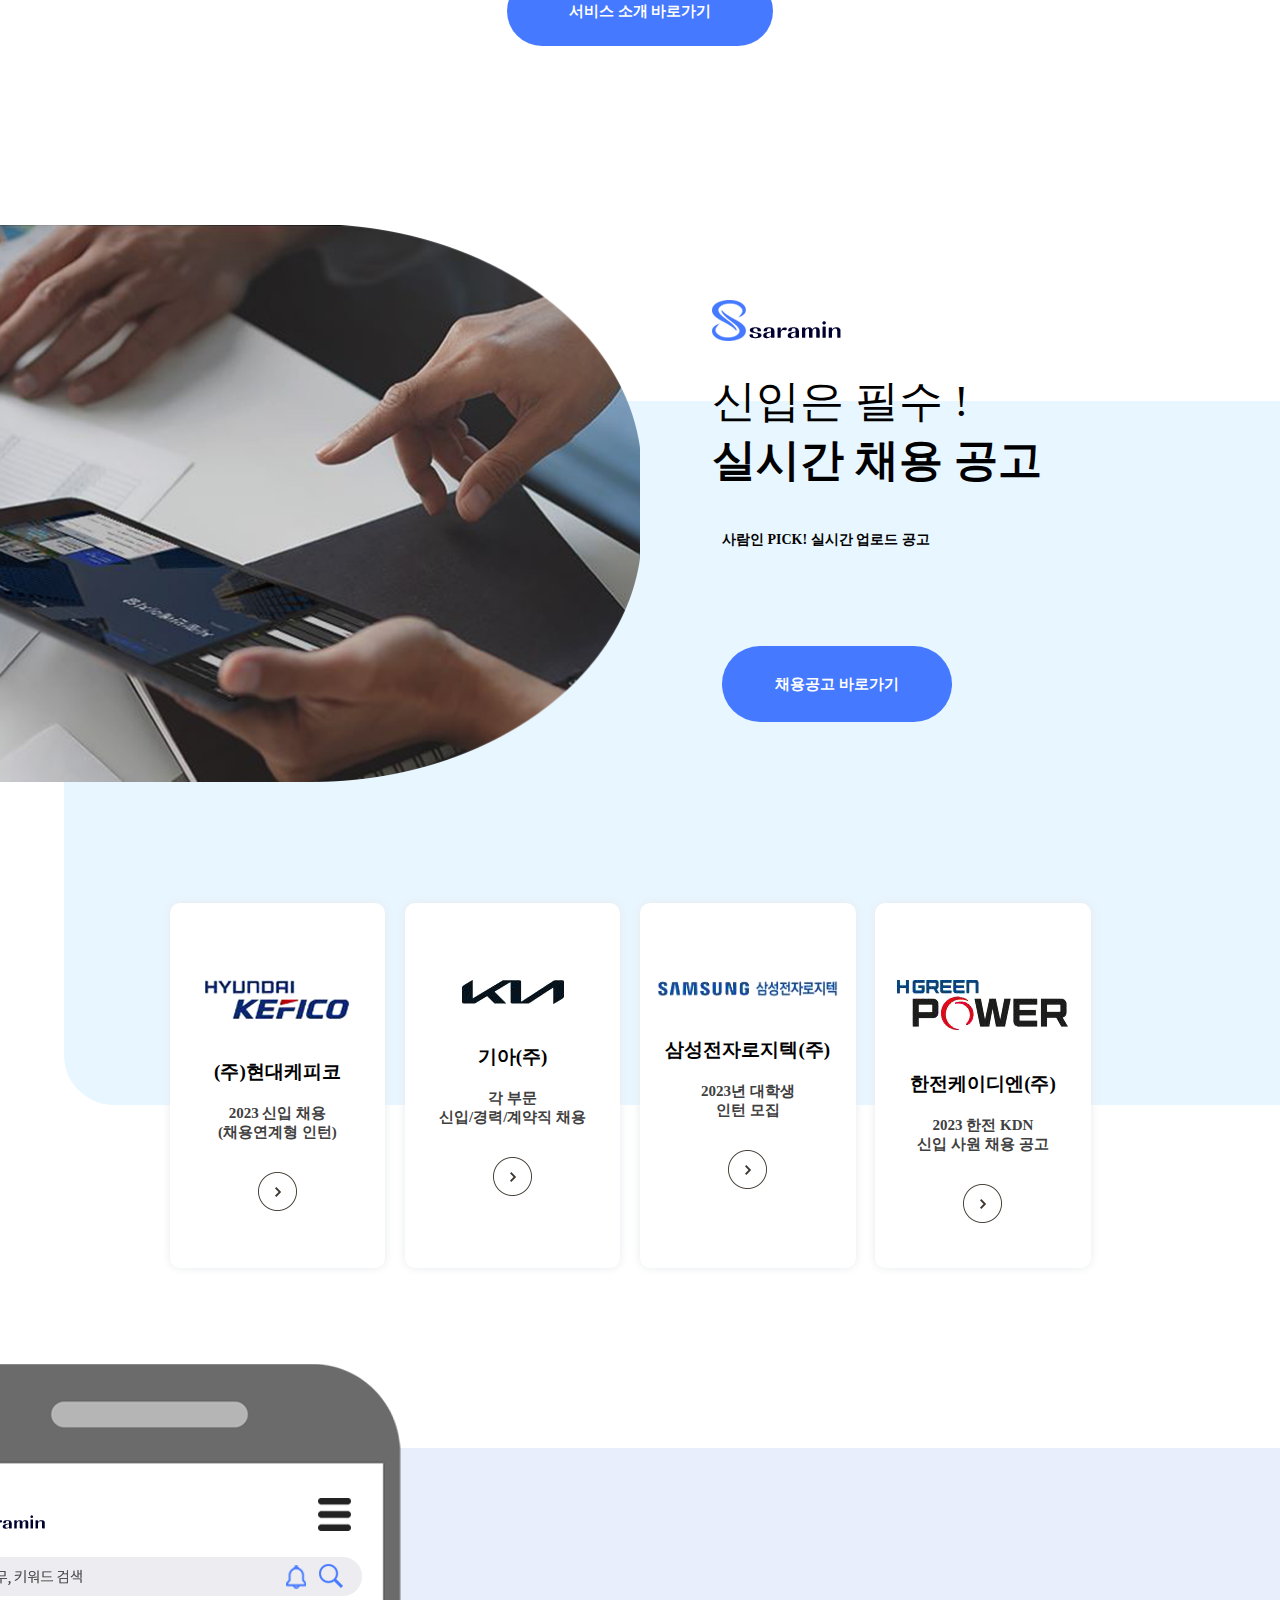
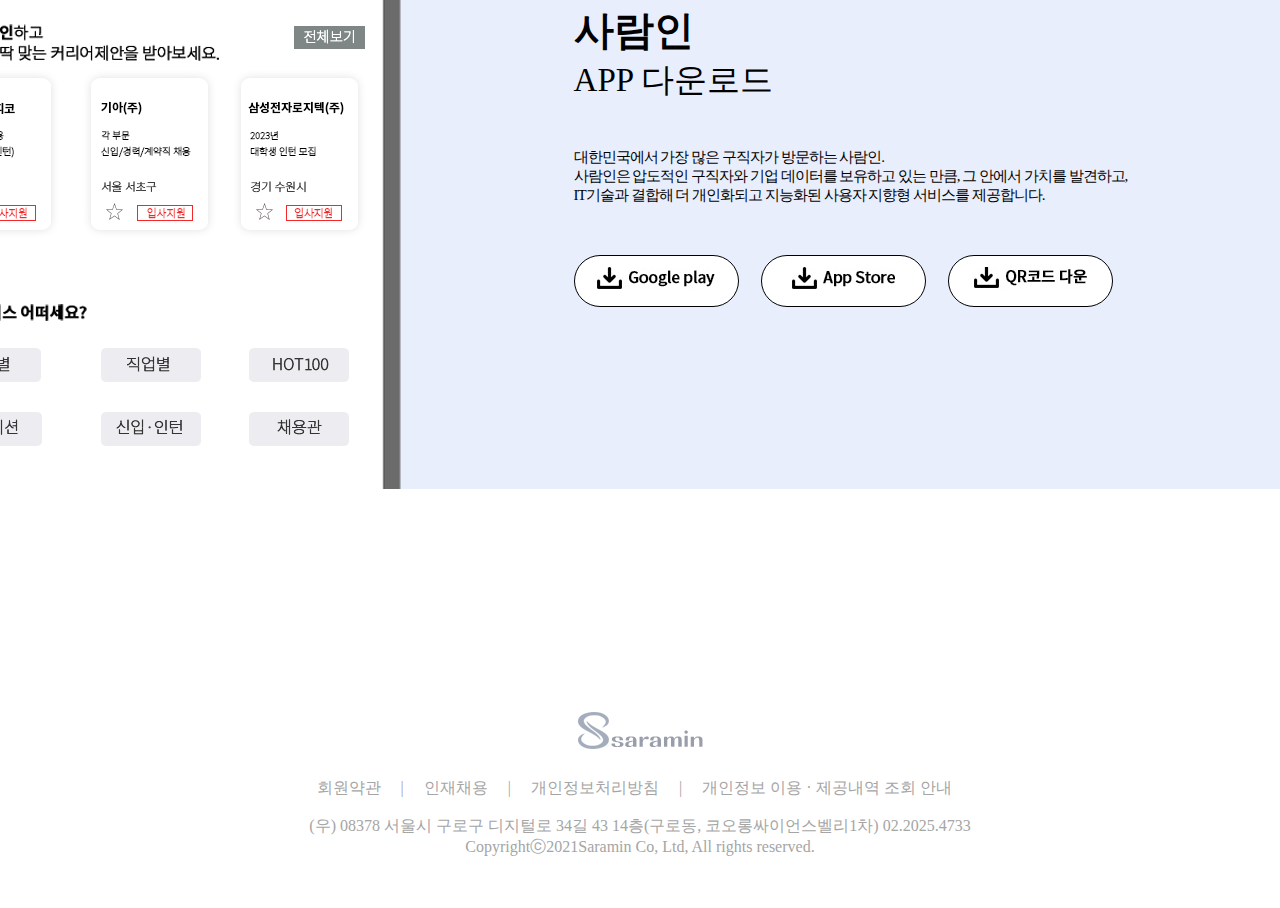
<file: project4/index.html>
<!DOCTYPE html>
<html lang="en">

<head>
    <meta charset="UTF-8">
    <meta http-equiv="X-UA-Compatible" content="IE=edge">
    <meta name="viewport" content="width=device-width, initial-scale=1.0">
    <title>사람인</title>
    <link href="css/style.css" type="text/css" rel="stylesheet">
</head>

<body>
    <div class="wrap">
        <div class="header">
            <div class="top_header">
                <div class="inner">
                    <div>
                        <ul class="login">
                            <li>로그인</li>
                            <li>회원가입</li>
                            <li>공지사항</li>
                            <li>고객센터</li>
                            <div class="clear"></div>
                        </ul>
                        <div class="app">
                            <span>APP</span>
                            <span><img src="images/down_icon.jpg" alt="다운로드"></span>
                        </div>
                        <div class="clear"></div>
                    </div>
                    <div class="clear"></div>
                </div>
            </div>
            <div class="bottom_header">
                <div class="inner">
                    <div class="logo">
                        <img src="images/logo.png" alt="로고">
                    </div>
                    <ul class="menu">
                        <li>회사소개</li>
                        <li>서비스</li>
                        <li>공고사항</li>
                        <div class="clear"></div>
                    </ul>
                    <div class="search">
                        <img src="images/search_icon.png" alt="서치">
                    </div>
                    <div class="clear"></div>
                </div>
            </div>
        </div>

        <div class="mainimg">
            <div class="inner">
                <div class="main_text">
                    <h3>사람중심의 기술로</h3>
                    <h1><span>사람과 기회</span>를 연결하는 사람인.</h1>
                    <p>구성원과 함께 성정하며 혁식을 이루어 내는 곳입니다.</p>
                    <div class="btn1">채용공고 보기</div>
                </div>
                <div class="login_btn">
                    <img src="images/login.jpg" alt="로그인">
                    <br>
                    LOGIN
                </div>
            </div>
        </div>
        <div class="contents">
            <div class="box1">
                <div class="inner">
                    <h1><span>사람인</span>은 어떤 서비스를 만들까?</h1>
                    <div class="btn2">
                        서비스 소개 바로가기
                    </div>
                </div>
            </div>
            <div class="box2">
                <div class="box2_bg"></div>
                <div class="box2_img">
                    <div class="box2_left"></div>
                    <div class="box2_right">
                        <div class="box2_text">
                            <img src="images/box2_logo.png" alt="로고">
                            <h1>신입은 필수 ! <br>
                                <span>실시간 채용 공고</span>
                            </h1>
                            <p>사람인 PICK! 실시간 업로드 공고</p>
                            <div class="btn2">채용공고 바로가기</div>
                        </div>
                    </div>

                    <div class="clear"></div>
                </div>
                <div class="box2_inner">
                    <div class="card">
                        <img src="images/box2_icon1.png" alt="현대케피코">
                        <h4>(주)현대케피코</h4>
                        <p>2023 신입 채용 <br>
                            (채용연계형 인턴)</p>
                        <img src="images/btn_img.png" alt="바로가기">
                    </div>
                    <div class="card">
                        <img src="images/box2_icon2.png" alt="기아">
                        <h4>기아(주)</h4>
                        <p>각 부문<br>
                            신입/경력/계약직 채용</p>
                        <img src="images/btn_img.png" alt="바로가기">
                    </div>
                    <div class="card">
                        <img src="images/box2_icon3.png" alt="삼성">
                        <h4>삼성전자로지텍(주)</h4>
                        <p>2023년 대학생<br>
                            인턴 모집</p>
                        <img src="images/btn_img.png" alt="바로가기">
                    </div>
                    <div class="card">
                        <img src="images/box2_icon4.png" alt="한전">
                        <h4>한전케이디엔(주)</h4>
                        <p>2023 한전 KDN <br>
                            신입 사원 채용 공고</p>
                        <img src="images/btn_img.png" alt="바로가기">
                    </div>
                    <div class="clear"></div>
                </div>
            </div>
            <div class="box3">
                <div class="inner">
                    <div>
                        <div class="box3_left">
                            <img src="images/box3_phon.png" alt="폰">
                        </div>
                        <div class="box3_right">
                            <h4>사람인</h4>
                            <p class="download">APP 다운로드</p>
                            <p class="downloadtext">대한민국에서 가장 많은 구직자가 방문하는 사람인. <br>
                                사람인은 압도적인 구직자와 기업 데이터를 보유하고 있는 만큼, 그 안에서 가치를 발견하고, <br>
                                IT기술과 결합해 더 개인화되고 지능화된 사용자 지향형 서비스를 제공합니다.</p>
                            <div class="btn_set">
                                <div class="btn_left">
                                    <img src="images/box3_btn_text1.jpg" alt="구글">
                                </div>
                                <div class="btn_cen">
                                    <img src="images/box3_btn_text2.jpg" alt="앱스토어">
                                </div>
                                <div class="btn_right">
                                    <img src="images/box3_btn_text3.jpg" alt="큐알">
                                </div>
                                <div class="clear"></div>
                            </div>
                        </div>
                        <div class="clear"></div>
                    </div>
                </div>

            </div>
        </div>
        <div class="footer">
            <div class="inner">
                <div class="copyright">
                    <img src="images/footer_logo.png" alt="푸터로고">
                    <ul>
                        <li>회원약관</li>
                        <li>인재채용</li>
                        <li>개인정보처리방침</li>
                        <li>개인정보 이용 · 제공내역 조회 안내</li>
                        <div class="clear"></div>
                    </ul>
                    <p>(우) 08378 서울시 구로구 디지털로 34길 43 14층(구로동, 코오롱싸이언스벨리1차) 02.2025.4733 <br>
                        Copyrightⓒ2021Saramin Co, Ltd, All rights reserved.</p>
                </div>
            </div>
        </div>
    </div>
</body>

</html>
</file>
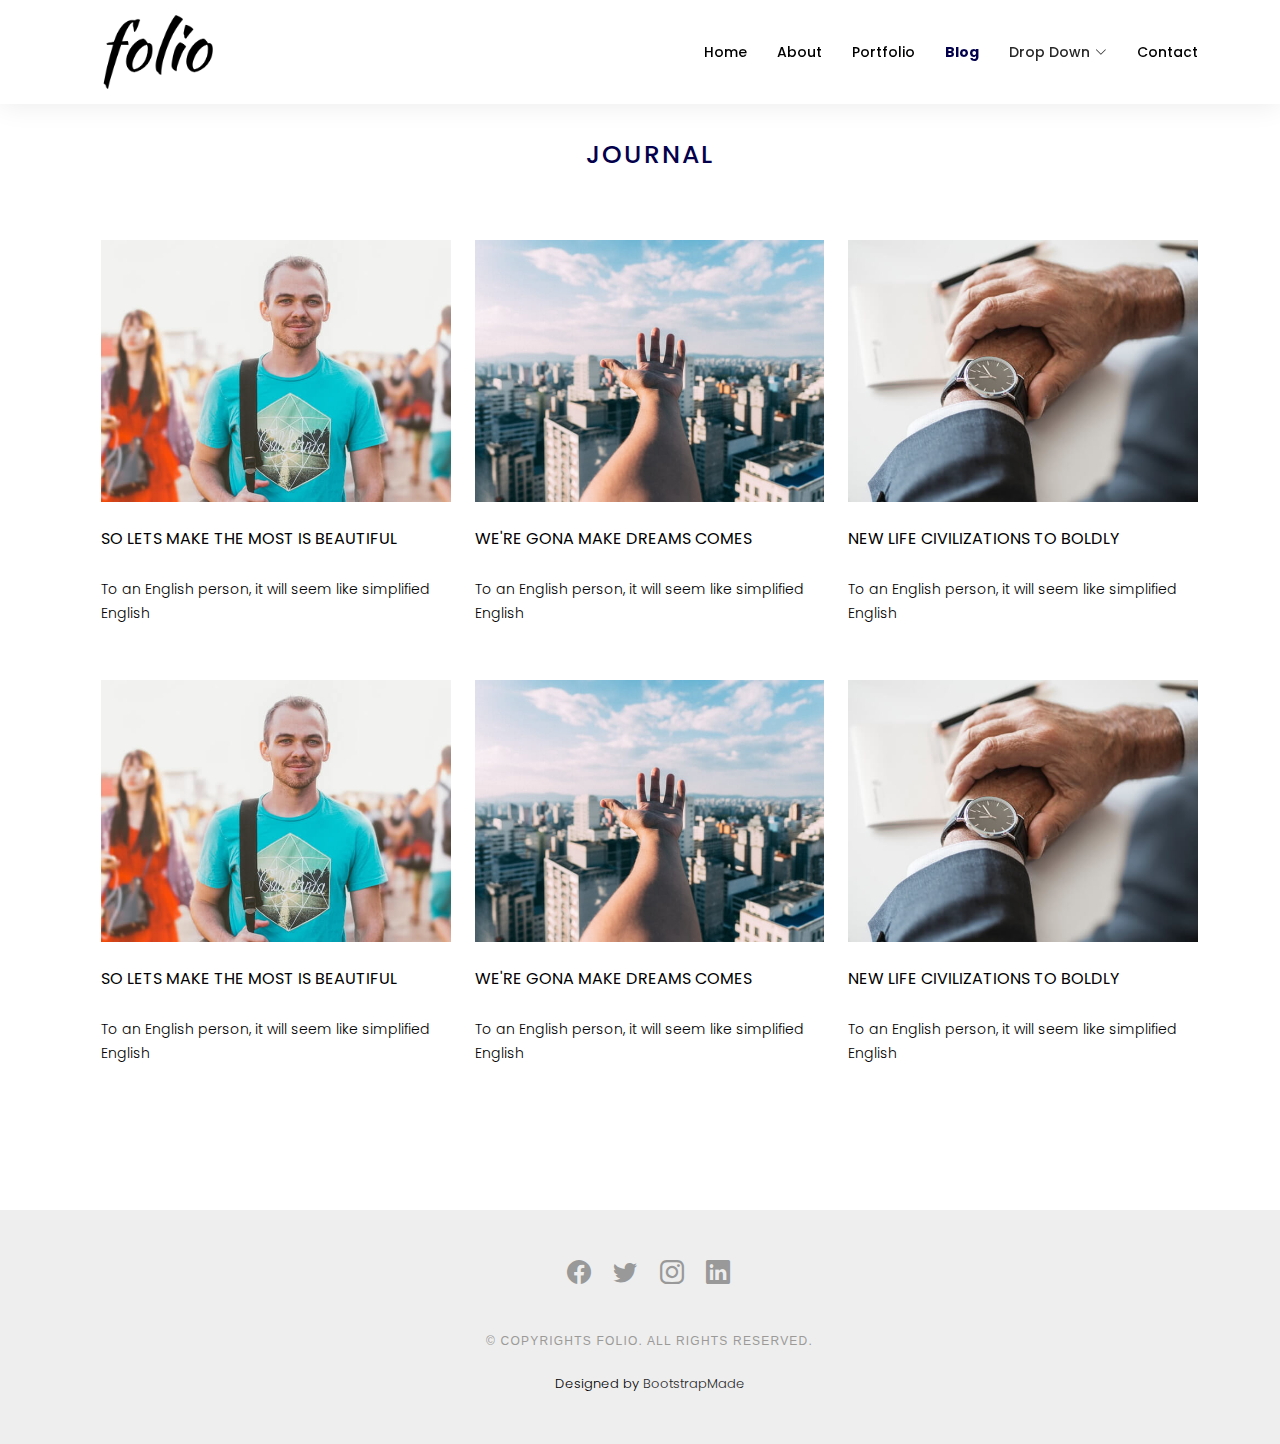
<file: blog-grid.html>
<!DOCTYPE html>
<html lang="en">

<head>
  <meta charset="utf-8">
  <meta content="width=device-width, initial-scale=1.0" name="viewport">

  <title>Folio Bootstrap Template - Blog Grid</title>
  <meta content="" name="description">
  <meta content="" name="keywords">

  <!-- Favicons -->
  <link href="assets/img/favicon.png" rel="icon">
  <link href="assets/img/apple-touch-icon.png" rel="apple-touch-icon">

  <!-- Google Fonts -->
  <link href="https://fonts.googleapis.com/css?family=Poppins:300,300i,400,400i,500,500i,600,600i,700,700i|Playfair+Display:400,400i,500,500i,600,600i,700,700i,900,900i" rel="stylesheet">

  <!-- Vendor CSS Files -->
  <link href="assets/vendor/bootstrap/css/bootstrap.min.css" rel="stylesheet">
  <link href="assets/vendor/bootstrap-icons/bootstrap-icons.css" rel="stylesheet">
  <link href="assets/vendor/boxicons/css/boxicons.min.css" rel="stylesheet">
  <link href="assets/vendor/glightbox/css/glightbox.min.css" rel="stylesheet">
  <link href="assets/vendor/swiper/swiper-bundle.min.css" rel="stylesheet">

  <!-- Template Main CSS File -->
  <link href="assets/css/style.css" rel="stylesheet">

  <!-- =======================================================
  * Template Name: Folio
  * Updated: May 30 2023 with Bootstrap v5.3.0
  * Template URL: https://bootstrapmade.com/folio-bootstrap-portfolio-template/
  * Author: BootstrapMade.com
  * License: https://bootstrapmade.com/license/
  ======================================================== -->
</head>

<body>

  <!-- ======= Header ======= -->
  <header id="header" class="fixed-top header-inner-pages">
    <div class="container d-flex align-items-center justify-content-between">

      <a href="index.html" class="logo"><img src="assets/img/logo.png" alt="" class="img-fluid"></a>
      <!-- Uncomment below if you prefer to use an text logo -->
      <!-- <h1 class="logo"><a href="index.html">Folio</a></h1> -->

      <nav id="navbar" class="navbar">
        <ul>
          <li><a class="nav-link scrollto " href="#hero">Home</a></li>
          <li><a class="nav-link scrollto" href="#about">About</a></li>
          <li><a class="nav-link  scrollto" href="#portfolio">Portfolio</a></li>
          <li><a class="nav-link active  scrollto" href="#journal">Blog</a></li>
          <li class="dropdown"><a href="#"><span>Drop Down</span> <i class="bi bi-chevron-down"></i></a>
            <ul>
              <li><a href="#">Drop Down 1</a></li>
              <li class="dropdown"><a href="#"><span>Deep Drop Down</span> <i class="bi bi-chevron-right"></i></a>
                <ul>
                  <li><a href="#">Deep Drop Down 1</a></li>
                  <li><a href="#">Deep Drop Down 2</a></li>
                  <li><a href="#">Deep Drop Down 3</a></li>
                  <li><a href="#">Deep Drop Down 4</a></li>
                  <li><a href="#">Deep Drop Down 5</a></li>
                </ul>
              </li>
              <li><a href="#">Drop Down 2</a></li>
              <li><a href="#">Drop Down 3</a></li>
              <li><a href="#">Drop Down 4</a></li>
            </ul>
          </li>
          <li><a class="nav-link scrollto" href="#contact">Contact</a></li>
        </ul>
        <i class="bi bi-list mobile-nav-toggle"></i>
      </nav><!-- .navbar -->

    </div>
  </header><!-- End Header -->

  <main id="main">

    <!-- ======= Blog Grid ======= -->
    <div id="journal-blog" class="text-left  paddsections">

      <div class="container">
        <div class="section-title text-center">
          <h2>journal</h2>
        </div>
      </div>

      <div class="container">
        <div class="journal-block">
          <div class="row">

            <div class="col-lg-4 col-md-6">
              <div class="journal-info mb-30">

                <a href="blog-single.html"><img src="assets/img/blog-post-1.jpg" class="img-responsive" alt="img"></a>

                <div class="journal-txt">

                  <h4><a href="blog-single.html">SO LETS MAKE THE MOST IS BEAUTIFUL</a></h4>
                  <p class="separator">To an English person, it will seem like simplified English
                  </p>

                </div>

              </div>
            </div>

            <div class="col-lg-4 col-md-6">
              <div class="journal-info mb-30">

                <a href="blog-single.html"><img src="assets/img/blog-post-2.jpg" class="img-responsive" alt="img"></a>

                <div class="journal-txt">

                  <h4><a href="blog-single.html">WE'RE GONA MAKE DREAMS COMES</a></h4>
                  <p class="separator">To an English person, it will seem like simplified English
                  </p>

                </div>

              </div>
            </div>

            <div class="col-lg-4 col-md-6">
              <div class="journal-info mb-30">

                <a href="blog-single.html"><img src="assets/img/blog-post-3.jpg" class="img-responsive" alt="img"></a>

                <div class="journal-txt">

                  <h4><a href="blog-single.html">NEW LIFE CIVILIZATIONS TO BOLDLY</a></h4>
                  <p class="separator">To an English person, it will seem like simplified English
                  </p>

                </div>

              </div>
            </div>

            <div class="col-lg-4 col-md-6">
              <div class="journal-info mb-30">

                <a href="blog-single.html"><img src="assets/img/blog-post-1.jpg" class="img-responsive" alt="img"></a>

                <div class="journal-txt">

                  <h4><a href="blog-single.html">SO LETS MAKE THE MOST IS BEAUTIFUL</a></h4>
                  <p class="separator">To an English person, it will seem like simplified English
                  </p>

                </div>

              </div>
            </div>

            <div class="col-lg-4 col-md-6">
              <div class="journal-info mb-30">

                <a href="blog-single.html"><img src="assets/img/blog-post-2.jpg" class="img-responsive" alt="img"></a>

                <div class="journal-txt">

                  <h4><a href="blog-single.html">WE'RE GONA MAKE DREAMS COMES</a></h4>
                  <p class="separator">To an English person, it will seem like simplified English
                  </p>

                </div>

              </div>
            </div>

            <div class="col-lg-4 col-md-6">
              <div class="journal-info mb-30">

                <a href="blog-single.html"><img src="assets/img/blog-post-3.jpg" class="img-responsive" alt="img"></a>

                <div class="journal-txt">

                  <h4><a href="blog-single.html">NEW LIFE CIVILIZATIONS TO BOLDLY</a></h4>
                  <p class="separator">To an English person, it will seem like simplified English
                  </p>

                </div>

              </div>
            </div>

          </div>
        </div>
      </div>
    </div><!-- End Blog Grid -->

  </main><!-- End #main -->

  <!-- ======= Footer ======= -->
  <div id="footer" class="text-center">
    <div class="container">
      <div class="socials-media text-center">

        <ul class="list-unstyled">
          <li><a href="#"><i class="bi bi-facebook"></i></a></li>
          <li><a href="#"><i class="bi bi-twitter"></i></a></li>
          <li><a href="#"><i class="bi bi-instagram"></i></a></li>
          <li><a href="#"><i class="bi bi-linkedin"></i></a></li>
        </ul>

      </div>

      <p>&copy; Copyrights Folio. All rights reserved.</p>

      <div class="credits">
        <!--
        All the links in the footer should remain intact.
        You can delete the links only if you purchased the pro version.
        Licensing information: https://bootstrapmade.com/license/
        Purchase the pro version with working PHP/AJAX contact form: https://bootstrapmade.com/buy/?theme=Folio
      -->
        Designed by <a href="https://bootstrapmade.com/">BootstrapMade</a>
      </div>

    </div>
  </div><!-- End Footer -->

  <a href="#" class="back-to-top d-flex align-items-center justify-content-center"><i class="bi bi-arrow-up-short"></i></a>

  <!-- Vendor JS Files -->
  <script src="assets/vendor/bootstrap/js/bootstrap.bundle.min.js"></script>
  <script src="assets/vendor/glightbox/js/glightbox.min.js"></script>
  <script src="assets/vendor/isotope-layout/isotope.pkgd.min.js"></script>
  <script src="assets/vendor/swiper/swiper-bundle.min.js"></script>
  <script src="assets/vendor/typed.js/typed.umd.js"></script>
  <script src="assets/vendor/php-email-form/validate.js"></script>

  <!-- Template Main JS File -->
  <script src="assets/js/main.js"></script>

</body>

</html>
</file>
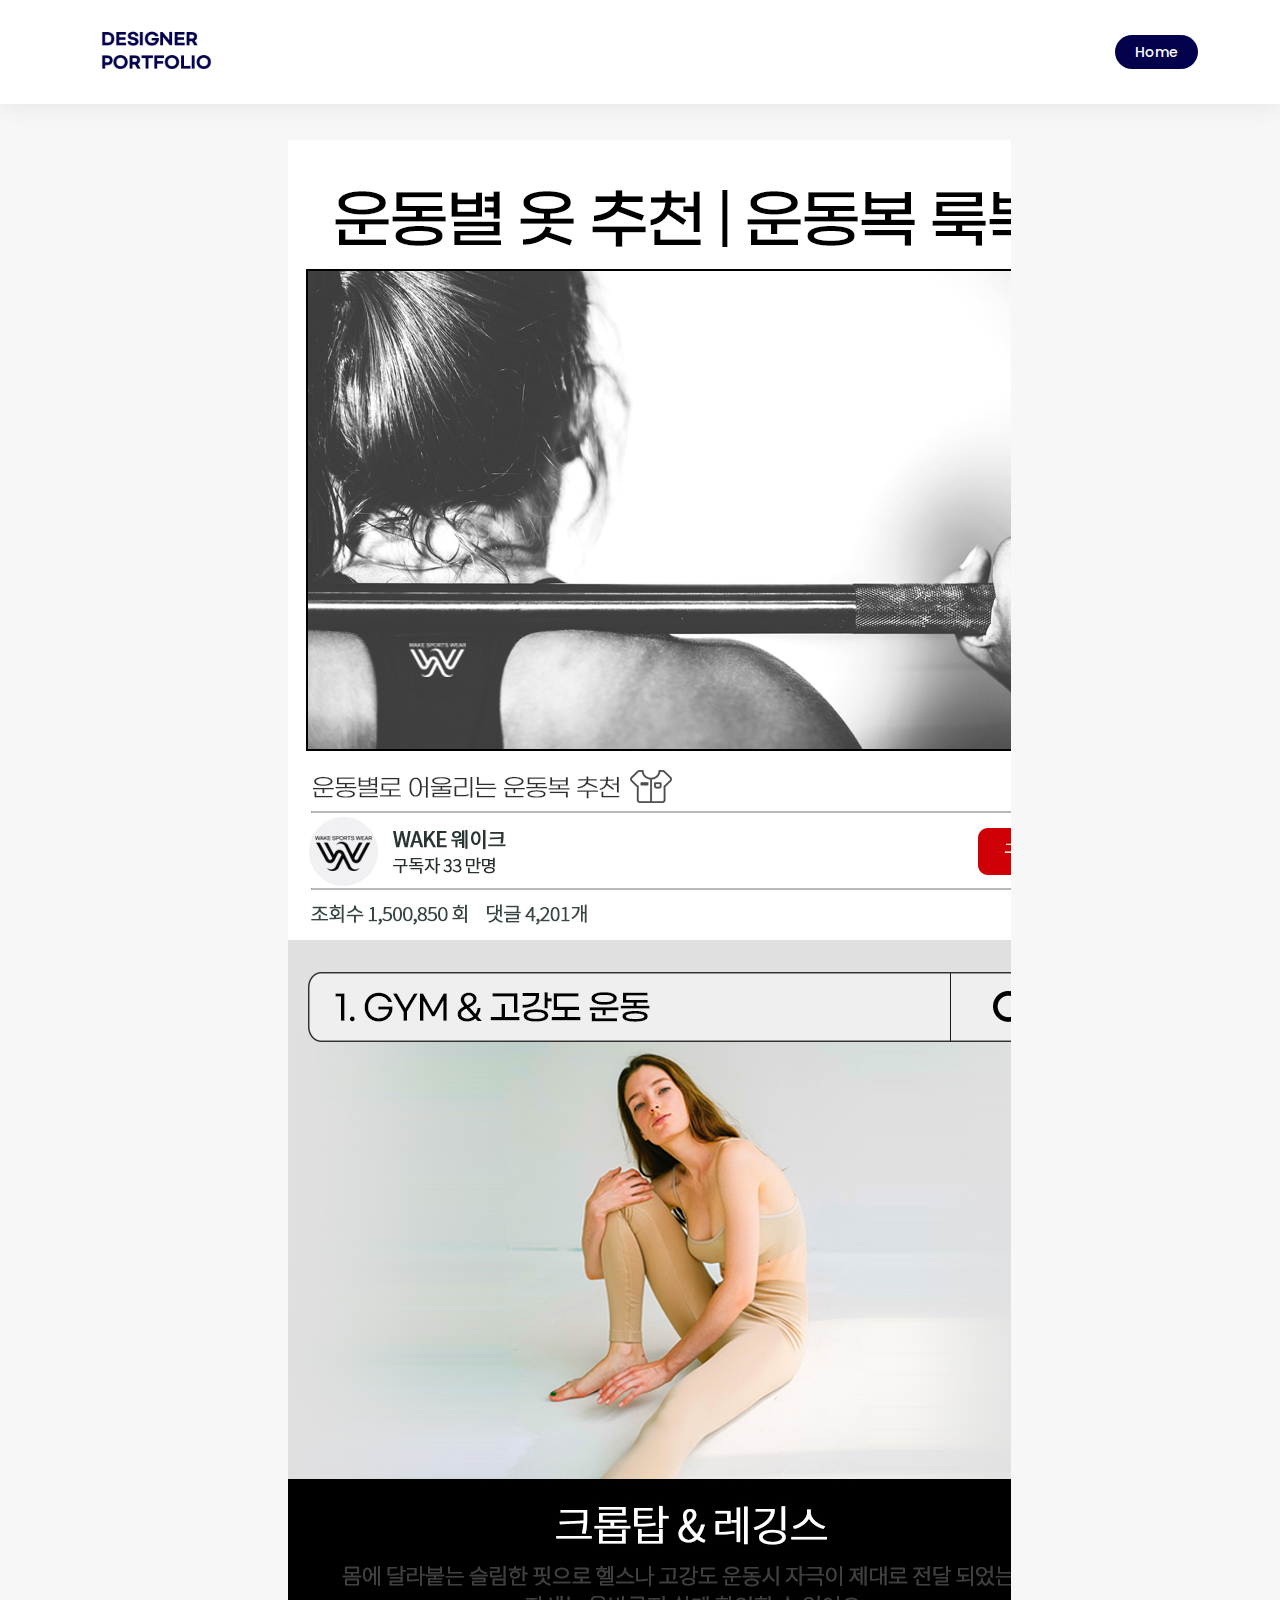
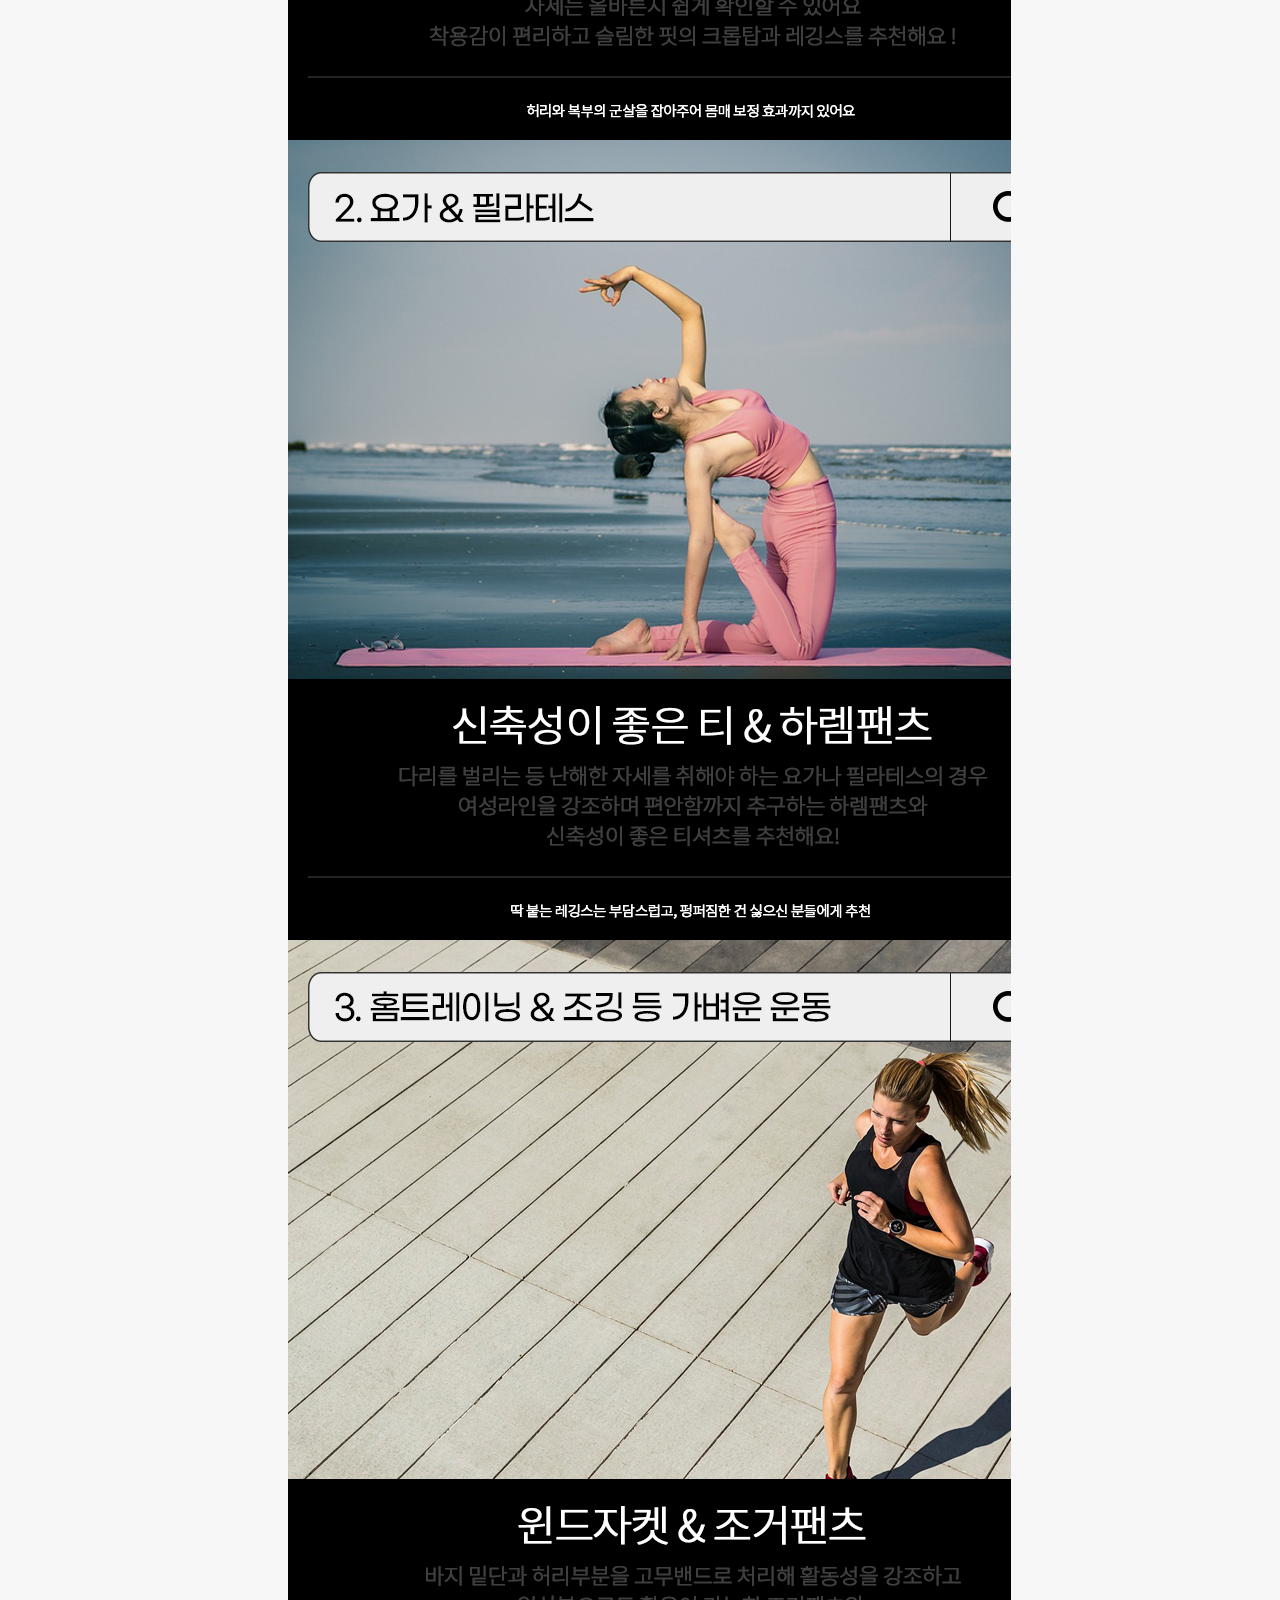
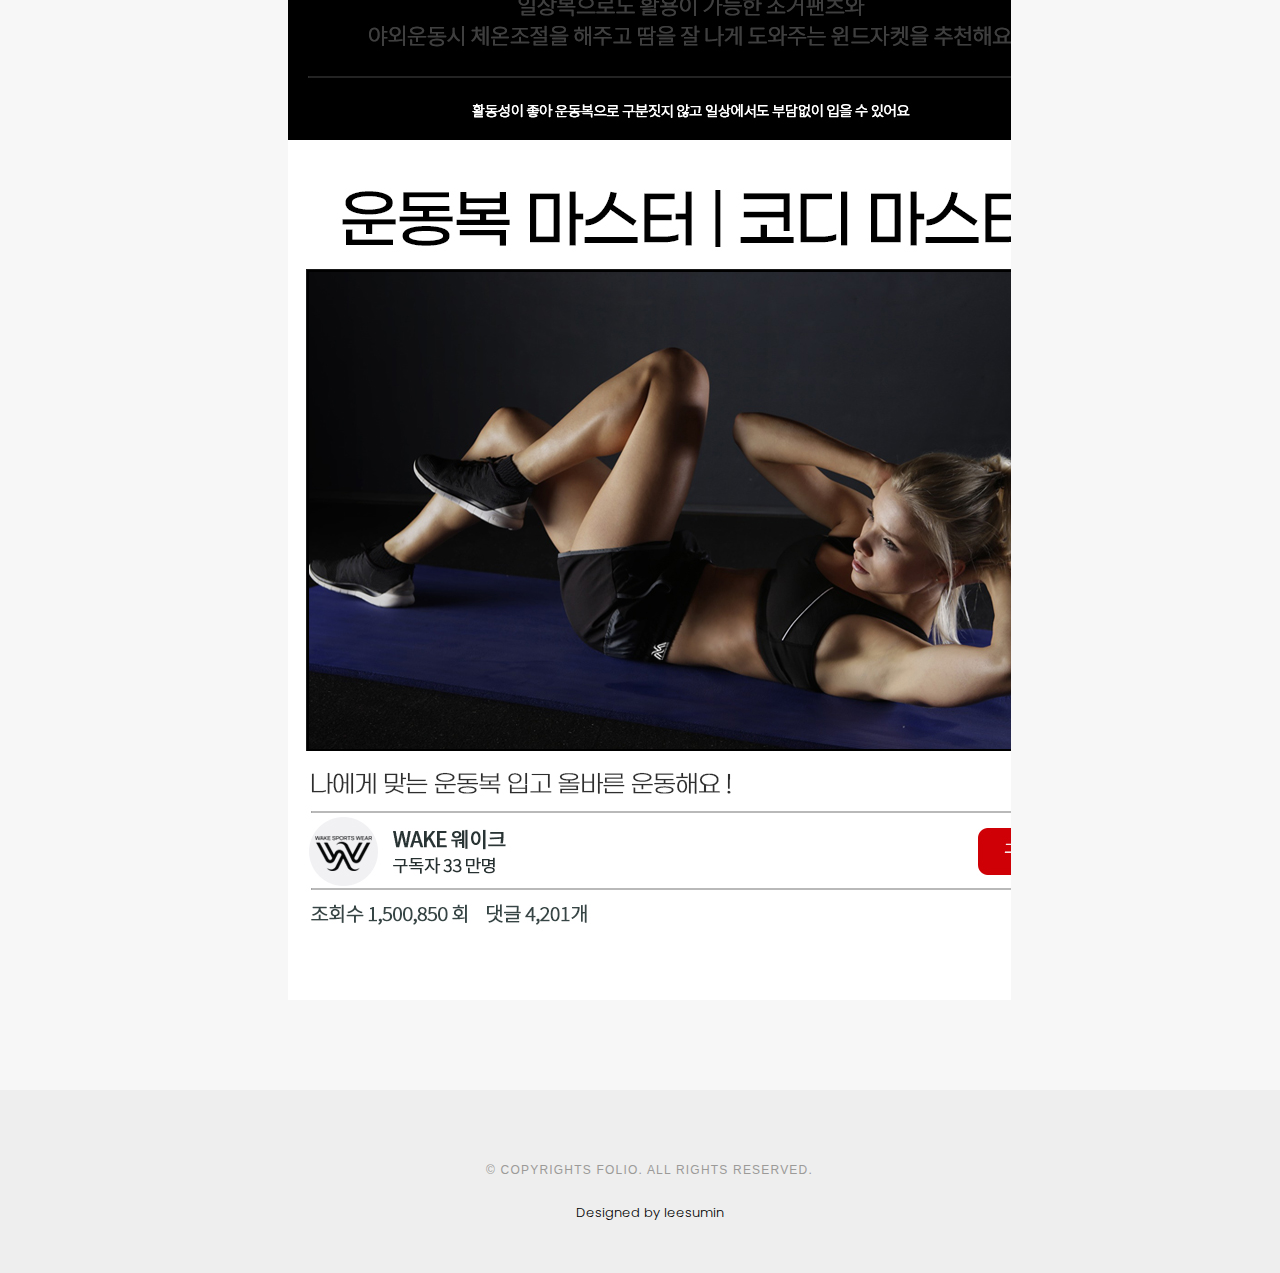
<file: blog-single.html>
<!DOCTYPE html>
<html lang="en">

<head>
  <meta charset="utf-8">
  <meta content="width=device-width, initial-scale=1.0" name="viewport">

  <title>leesumin portfolio</title>
  <meta content="" name="description">
  <meta content="" name="keywords">

  <!-- Favicons -->
  <link href="assets/img/로고.jpg" rel="icon">
  <link href="assets/img/apple-touch-icon.png" rel="apple-touch-icon">

  <!-- Google Fonts -->
  <link href="https://fonts.googleapis.com/css?family=Poppins:300,300i,400,400i,500,500i,600,600i,700,700i|Playfair+Display:400,400i,500,500i,600,600i,700,700i,900,900i" rel="stylesheet">

  <!-- Vendor CSS Files -->
  <link href="assets/vendor/bootstrap/css/bootstrap.min.css" rel="stylesheet">
  <link href="assets/vendor/bootstrap-icons/bootstrap-icons.css" rel="stylesheet">
  <link href="assets/vendor/boxicons/css/boxicons.min.css" rel="stylesheet">
  <link href="assets/vendor/glightbox/css/glightbox.min.css" rel="stylesheet">
  <link href="assets/vendor/swiper/swiper-bundle.min.css" rel="stylesheet">

  <!-- Template Main CSS File -->
  <link href="assets/css/style.css" rel="stylesheet">

  <!-- =======================================================
  * Template Name: Folio
  * Updated: May 30 2023 with Bootstrap v5.3.0
  * Template URL: https://bootstrapmade.com/folio-bootstrap-portfolio-template/
  * Author: BootstrapMade.com
  * License: https://bootstrapmade.com/license/
  ======================================================== -->
</head>

<body>

  <!-- ======= Header ======= -->
  <header id="header" class="fixed-top header-inner-pages">
    <div class="container d-flex align-items-center justify-content-between">

      <a href="index.html" class="logo"><img src="assets/img/logo1.png" alt="" class="img-fluid"></a>
      <!-- Uncomment below if you prefer to use an text logo -->
      <!-- <h1 class="logo"><a href="index.html">Folio</a></h1> -->

      <nav id="navbar" class="navbar">
        <ul>
          <li><a class="nav-link-scrollto " href="index.html#journal">Home</a></li>
          
          
        <i class="bi bi-list mobile-nav-toggle"></i>
      </nav><!-- .navbar -->

    </div>
  </header><!-- End Header -->

  <main id="main">

    <!-- ======= Blog Single ======= -->
    <div class="main-content paddsection">
      <div class="container">
        <div class="row justify-content-center">
          <div class="col-md-8 col-md-offset-2">
            <div class="row">
              <div class="container-main single-main">
                <div class="col-md-12">
                  <div class="block-main mb-30">
                    <img src="assets/img/카드뉴스1.jpg" class="img-responsive" alt="운동복카드뉴스1">
                    <img src="assets/img/카드뉴스2.jpg" class="img-responsive" alt="운동복카드뉴스2">
                    <img src="assets/img/카드뉴스3.jpg" class="img-responsive" alt="운동복카드뉴스3">
                    <img src="assets/img/카드뉴스4.jpg" class="img-responsive" alt="운동복카드뉴스4">
                    <img src="assets/img/카드뉴스5.jpg" class="img-responsive" alt="운동복카드뉴스5">
                    <div class="content-main single-post padDiv">
                    
                    </div>
                  </div>
                </div>
                
                            
                                
                       
                          
                
                        
              </div>
            </div>
          </div>
        </div>
      </div>
    </div><!-- End Blog Single -->

  </main><!-- End #main -->

  <!-- ======= Footer ======= -->
  <div id="footer" class="text-center">
    <div class="container">
      <div class="socials-media text-center">

       
      </div>

      <p>&copy; Copyrights Folio. All rights reserved.</p>

      <div class="credits">
        <!--
        All the links in the footer should remain intact.
        You can delete the links only if you purchased the pro version.
        Licensing information: https://bootstrapmade.com/license/
        Purchase the pro version with working PHP/AJAX contact form: https://bootstrapmade.com/buy/?theme=Folio
      -->
        Designed by leesumin
      </div>

    </div>
  </div><!-- End Footer -->

  <a href="#" class="back-to-top d-flex align-items-center justify-content-center"><i class="bi bi-arrow-up-short"></i></a>

  <!-- Vendor JS Files -->
  <script src="assets/vendor/bootstrap/js/bootstrap.bundle.min.js"></script>
  <script src="assets/vendor/glightbox/js/glightbox.min.js"></script>
  <script src="assets/vendor/isotope-layout/isotope.pkgd.min.js"></script>
  <script src="assets/vendor/swiper/swiper-bundle.min.js"></script>
  <script src="assets/vendor/typed.js/typed.umd.js"></script>
  <script src="assets/vendor/php-email-form/validate.js"></script>

  <!-- Template Main JS File -->
  <script src="assets/js/main.js"></script>

</body>

</html>
</file>
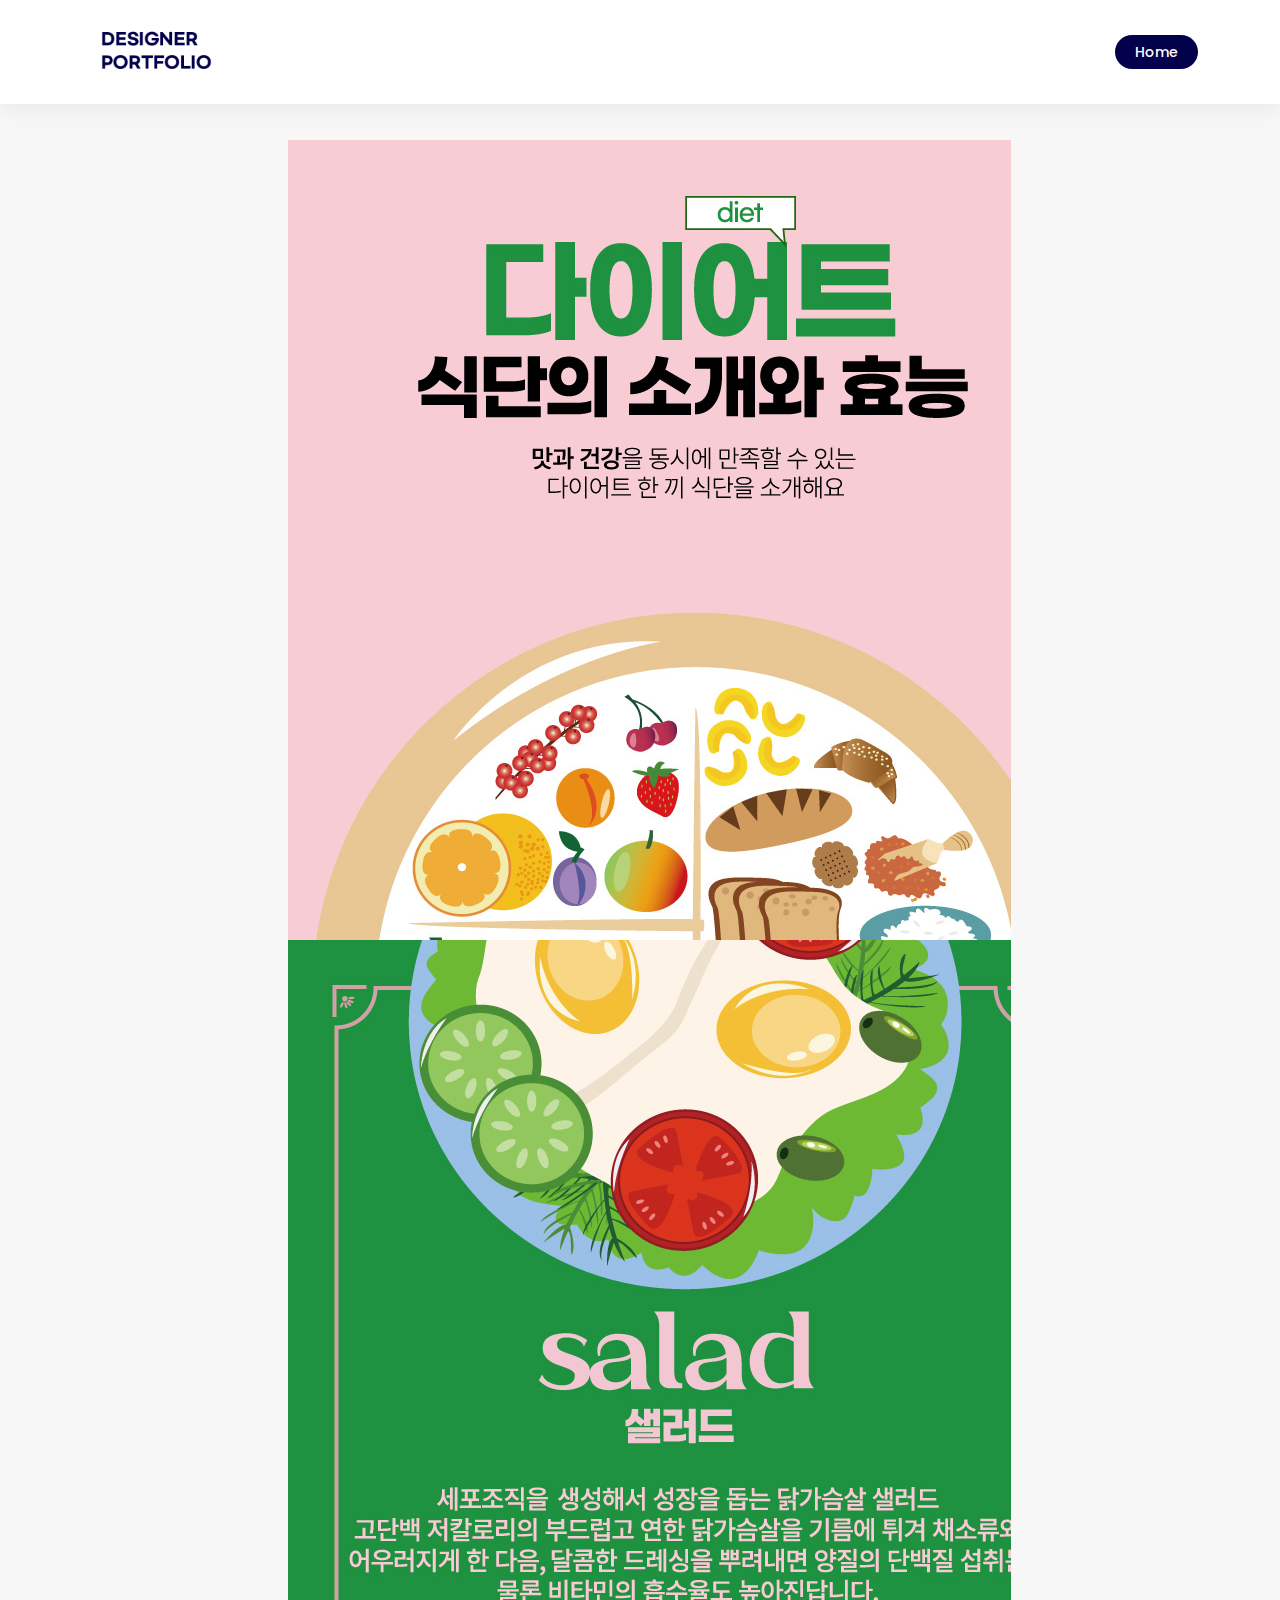
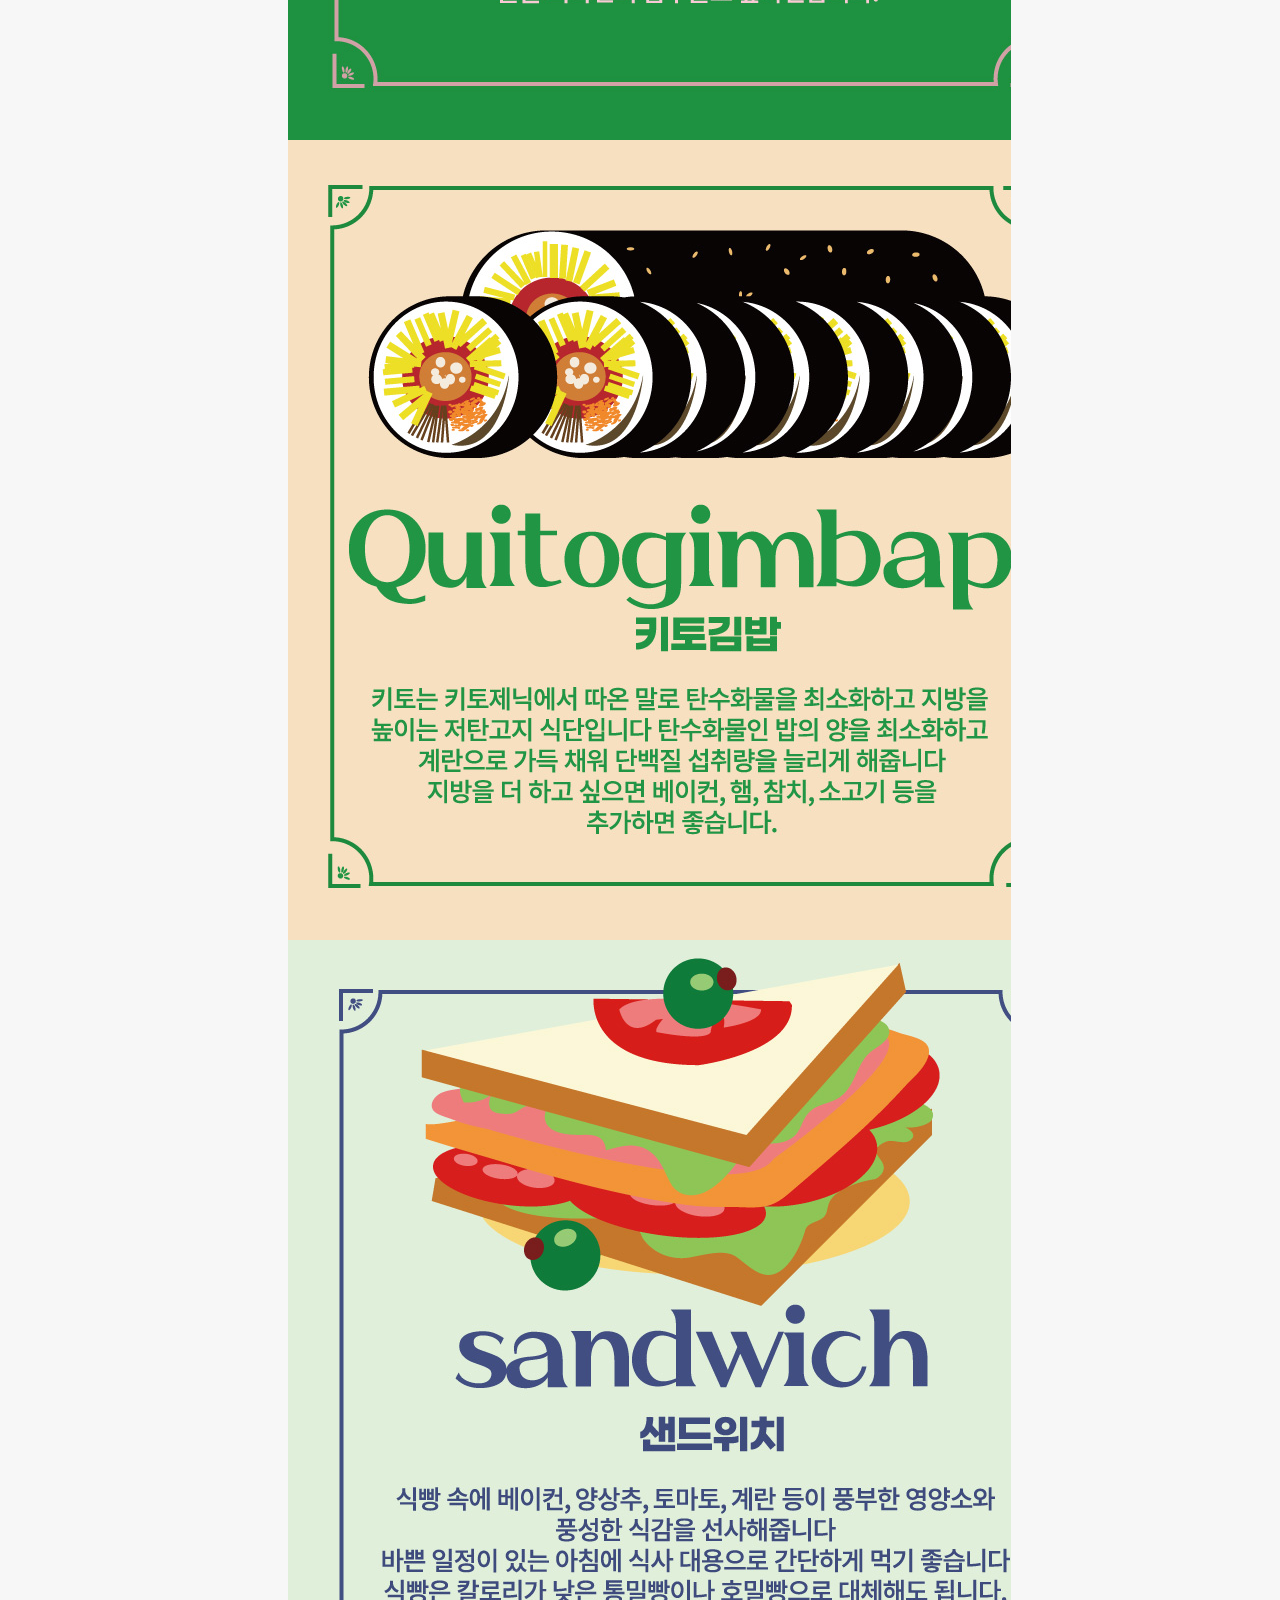
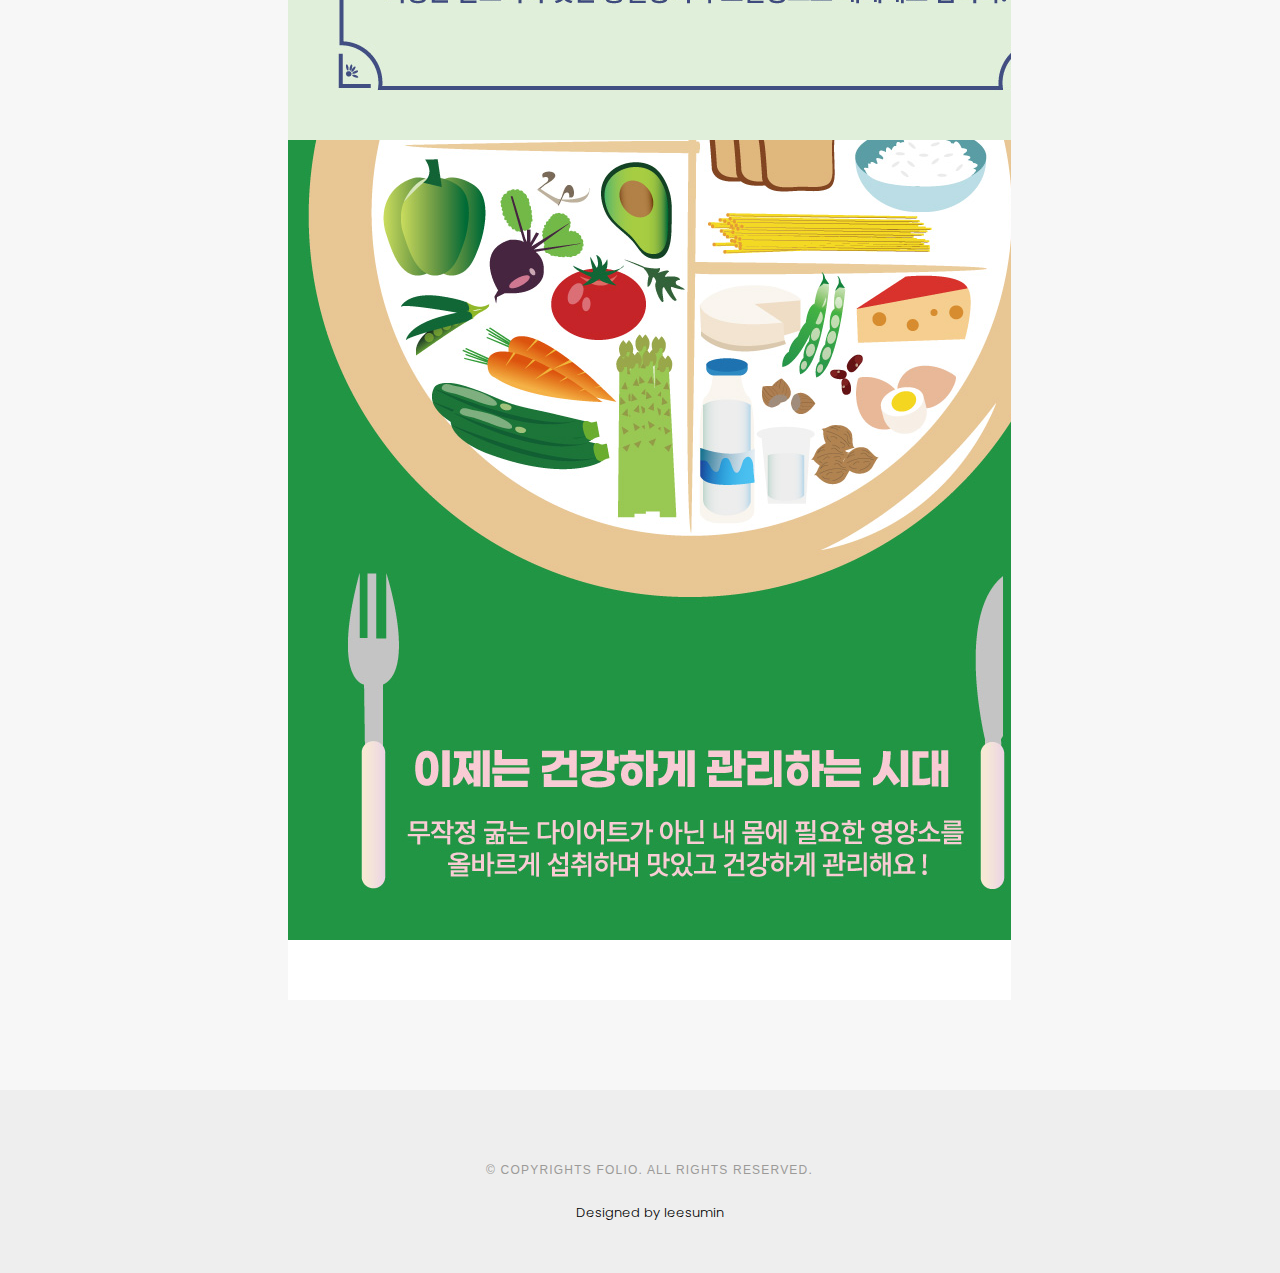
<file: blog-single2.html>
<!DOCTYPE html>
<html lang="en">

<head>
  <meta charset="utf-8">
  <meta content="width=device-width, initial-scale=1.0" name="viewport">

  <title>leesumin portfolio</title>
  <meta content="" name="description">
  <meta content="" name="keywords">

  <!-- Favicons -->
  <link href="assets/img/로고.jpg" rel="icon">
  <link href="assets/img/apple-touch-icon.png" rel="apple-touch-icon">

  <!-- Google Fonts -->
  <link href="https://fonts.googleapis.com/css?family=Poppins:300,300i,400,400i,500,500i,600,600i,700,700i|Playfair+Display:400,400i,500,500i,600,600i,700,700i,900,900i" rel="stylesheet">

  <!-- Vendor CSS Files -->
  <link href="assets/vendor/bootstrap/css/bootstrap.min.css" rel="stylesheet">
  <link href="assets/vendor/bootstrap-icons/bootstrap-icons.css" rel="stylesheet">
  <link href="assets/vendor/boxicons/css/boxicons.min.css" rel="stylesheet">
  <link href="assets/vendor/glightbox/css/glightbox.min.css" rel="stylesheet">
  <link href="assets/vendor/swiper/swiper-bundle.min.css" rel="stylesheet">

  <!-- Template Main CSS File -->
  <link href="assets/css/style.css" rel="stylesheet">

  <!-- =======================================================
  * Template Name: Folio
  * Updated: May 30 2023 with Bootstrap v5.3.0
  * Template URL: https://bootstrapmade.com/folio-bootstrap-portfolio-template/
  * Author: BootstrapMade.com
  * License: https://bootstrapmade.com/license/
  ======================================================== -->
</head>

<body>

  <!-- ======= Header ======= -->
  <header id="header" class="fixed-top header-inner-pages">
    <div class="container d-flex align-items-center justify-content-between">

      <a href="index.html" class="logo"><img src="assets/img/logo1.png" alt="" class="img-fluid"></a>
      <!-- Uncomment below if you prefer to use an text logo -->
      <!-- <h1 class="logo"><a href="index.html">Folio</a></h1> -->

      <nav id="navbar" class="navbar">
        <ul>
          <li><a class="nav-link-scrollto " href="index.html#journal">Home</a></li>
          
          
        <i class="bi bi-list mobile-nav-toggle"></i>
      </nav><!-- .navbar -->

    </div>
  </header><!-- End Header -->

  <main id="main">

    <!-- ======= Blog Single ======= -->
    <div class="main-content paddsection">
      <div class="container">
        <div class="row justify-content-center">
          <div class="col-md-8 col-md-offset-2">
            <div class="row">
              <div class="container-main single-main">
                <div class="col-md-12">
                  <div class="block-main mb-30">
                    <img src="assets/img/일러스트-카드뉴스1.jpg" class="img-responsive" alt="일러카드뉴스1">
                    <img src="assets/img/일러스트-카드뉴스2.jpg" class="img-responsive" alt="일러카드뉴스2">
                    <img src="assets/img/일러스트-카드뉴스3.jpg" class="img-responsive" alt="일러카드뉴스3">
                    <img src="assets/img/일러스트-카드뉴스4.jpg" class="img-responsive" alt="일러카드뉴스4">
                    <img src="assets/img/일러스트-카드뉴스5.jpg" class="img-responsive" alt="일러카드뉴스5">
                    <div class="content-main single-post padDiv">
                    
                    </div>
                  </div>
                </div>
                
                            
                                
                       
                          
                
                        
              </div>
            </div>
          </div>
        </div>
      </div>
    </div><!-- End Blog Single -->

  </main><!-- End #main -->

  <!-- ======= Footer ======= -->
  <div id="footer" class="text-center">
    <div class="container">
      <div class="socials-media text-center">

       
      </div>

      <p>&copy; Copyrights Folio. All rights reserved.</p>

      <div class="credits">
        <!--
        All the links in the footer should remain intact.
        You can delete the links only if you purchased the pro version.
        Licensing information: https://bootstrapmade.com/license/
        Purchase the pro version with working PHP/AJAX contact form: https://bootstrapmade.com/buy/?theme=Folio
      -->
        Designed by leesumin
      </div>

    </div>
  </div><!-- End Footer -->

  <a href="#" class="back-to-top d-flex align-items-center justify-content-center"><i class="bi bi-arrow-up-short"></i></a>

  <!-- Vendor JS Files -->
  <script src="assets/vendor/bootstrap/js/bootstrap.bundle.min.js"></script>
  <script src="assets/vendor/glightbox/js/glightbox.min.js"></script>
  <script src="assets/vendor/isotope-layout/isotope.pkgd.min.js"></script>
  <script src="assets/vendor/swiper/swiper-bundle.min.js"></script>
  <script src="assets/vendor/typed.js/typed.umd.js"></script>
  <script src="assets/vendor/php-email-form/validate.js"></script>

  <!-- Template Main JS File -->
  <script src="assets/js/main.js"></script>

</body>

</html>
</file>
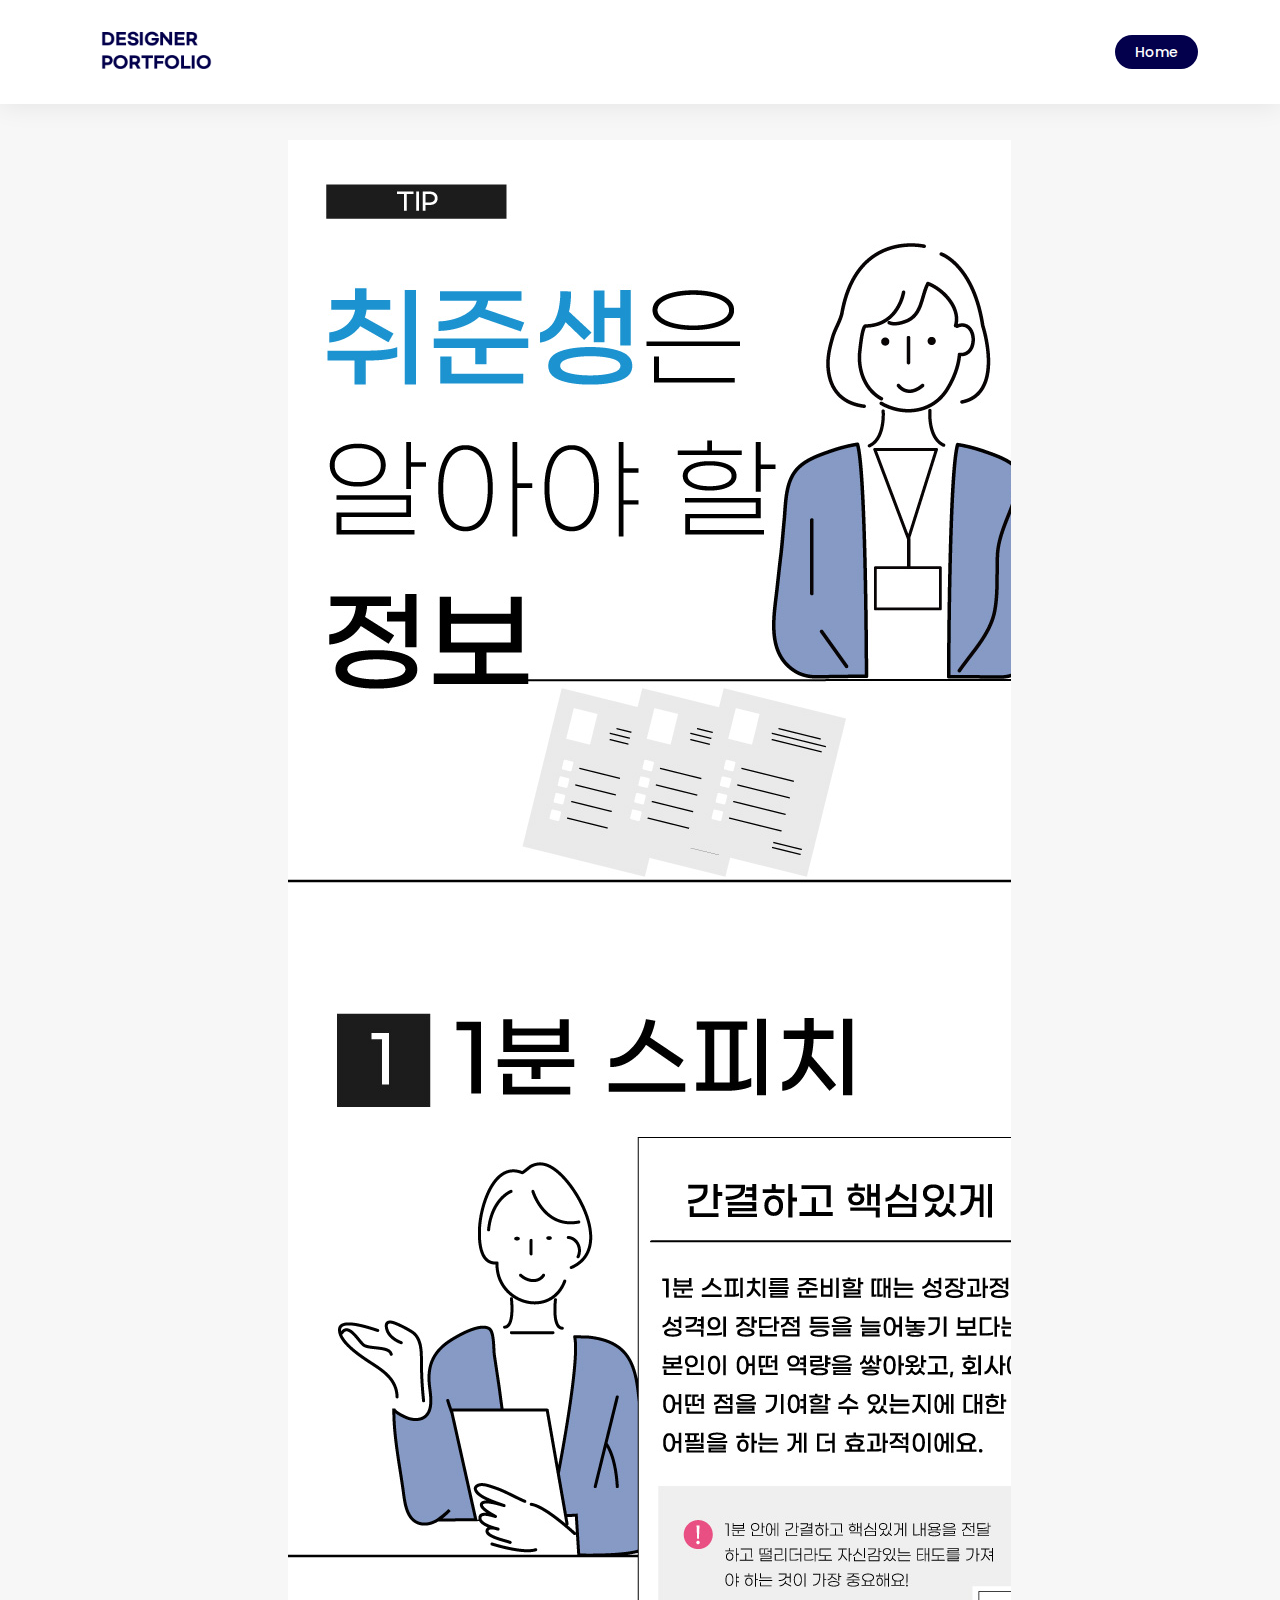
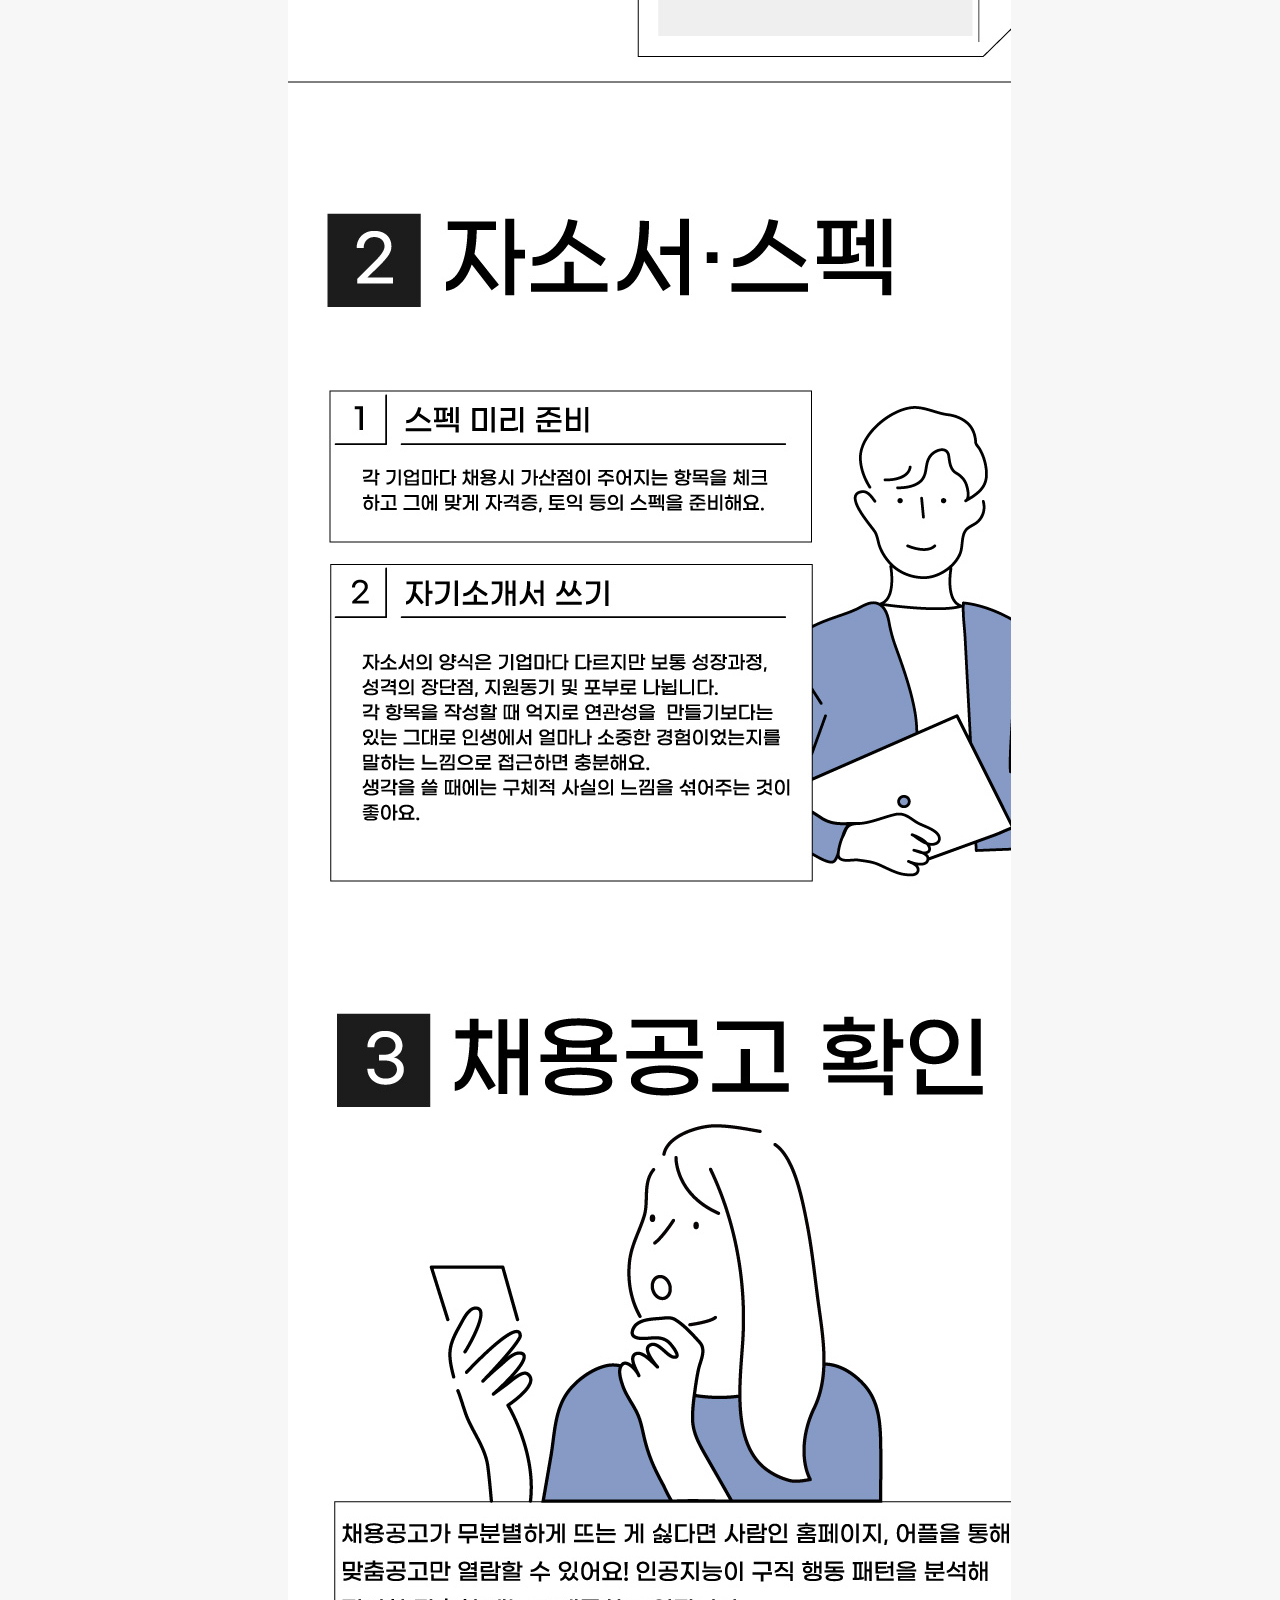
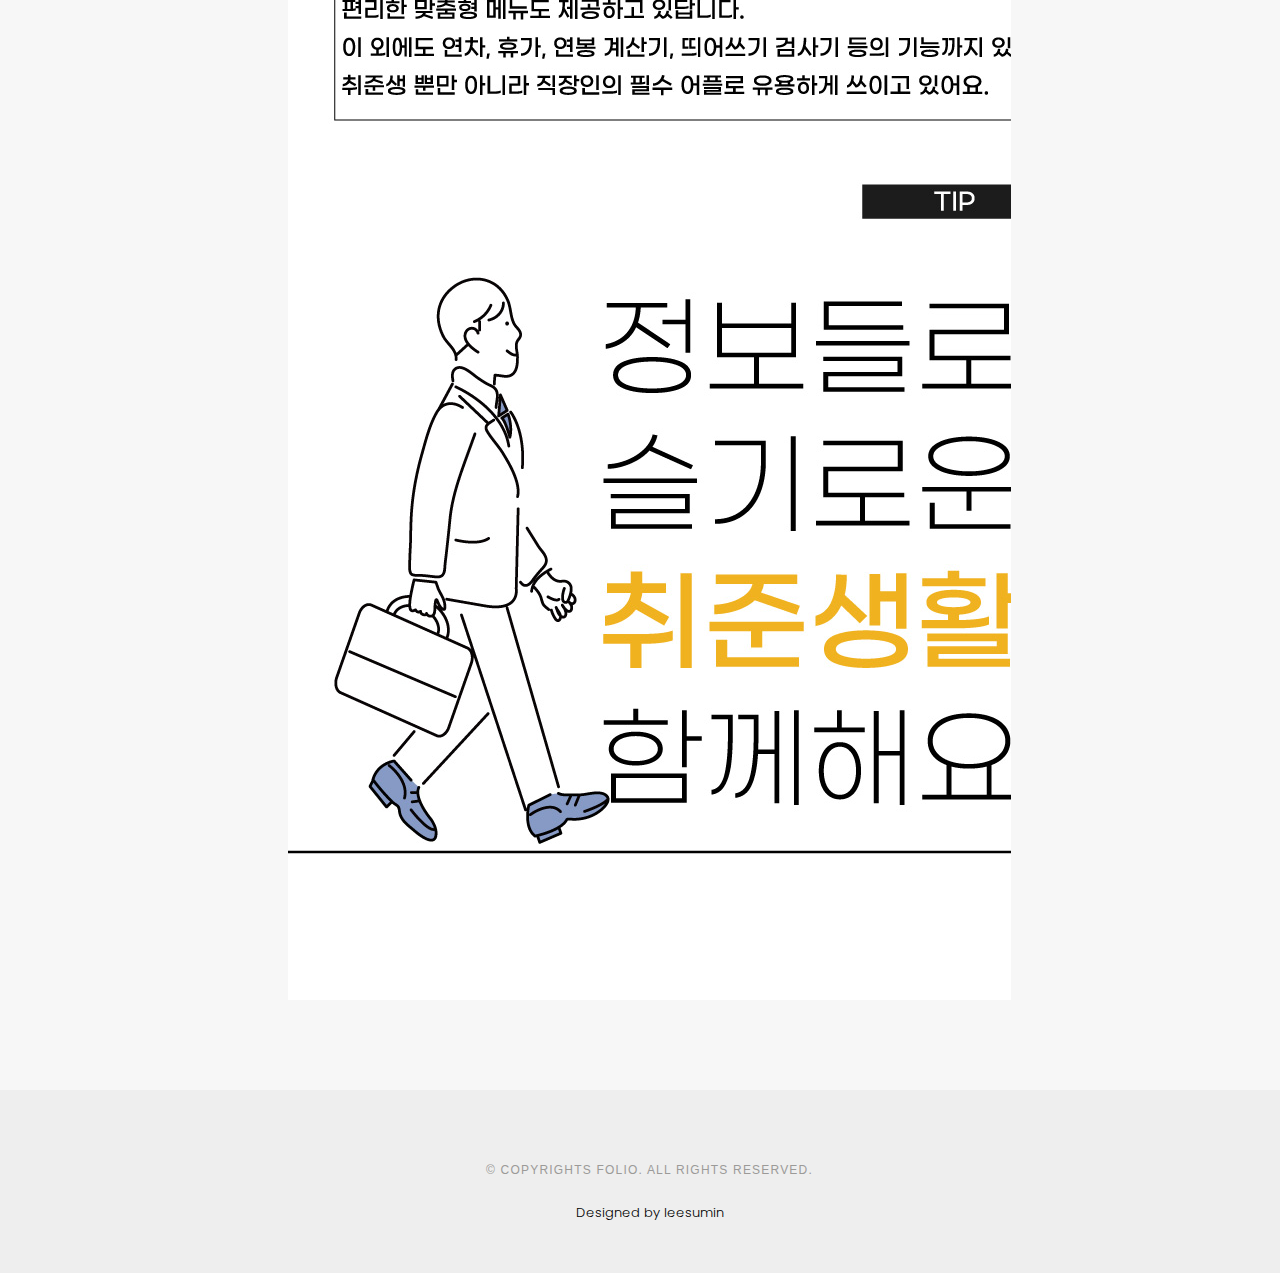
<file: blog-single3.html>
<!DOCTYPE html>
<html lang="en">

<head>
  <meta charset="utf-8">
  <meta content="width=device-width, initial-scale=1.0" name="viewport">

  <title>leesumin portfolio</title>
  <meta content="" name="description">
  <meta content="" name="keywords">

  <!-- Favicons -->
  <link href="assets/img/로고.jpg" rel="icon">
  <link href="assets/img/apple-touch-icon.png" rel="apple-touch-icon">

  <!-- Google Fonts -->
  <link href="https://fonts.googleapis.com/css?family=Poppins:300,300i,400,400i,500,500i,600,600i,700,700i|Playfair+Display:400,400i,500,500i,600,600i,700,700i,900,900i" rel="stylesheet">

  <!-- Vendor CSS Files -->
  <link href="assets/vendor/bootstrap/css/bootstrap.min.css" rel="stylesheet">
  <link href="assets/vendor/bootstrap-icons/bootstrap-icons.css" rel="stylesheet">
  <link href="assets/vendor/boxicons/css/boxicons.min.css" rel="stylesheet">
  <link href="assets/vendor/glightbox/css/glightbox.min.css" rel="stylesheet">
  <link href="assets/vendor/swiper/swiper-bundle.min.css" rel="stylesheet">

  <!-- Template Main CSS File -->
  <link href="assets/css/style.css" rel="stylesheet">

  <!-- =======================================================
  * Template Name: Folio
  * Updated: May 30 2023 with Bootstrap v5.3.0
  * Template URL: https://bootstrapmade.com/folio-bootstrap-portfolio-template/
  * Author: BootstrapMade.com
  * License: https://bootstrapmade.com/license/
  ======================================================== -->
</head>

<body>

  <!-- ======= Header ======= -->
  <header id="header" class="fixed-top header-inner-pages">
    <div class="container d-flex align-items-center justify-content-between">

      <a href="index.html" class="logo"><img src="assets/img/logo1.png" alt="" class="img-fluid"></a>
      <!-- Uncomment below if you prefer to use an text logo -->
      <!-- <h1 class="logo"><a href="index.html">Folio</a></h1> -->

      <nav id="navbar" class="navbar">
        <ul>
          <li><a class="nav-link-scrollto " href="index.html#journal">Home</a></li>
          
          
        <i class="bi bi-list mobile-nav-toggle"></i>
      </nav><!-- .navbar -->

    </div>
  </header><!-- End Header -->

  <main id="main">

    <!-- ======= Blog Single ======= -->
    <div class="main-content paddsection">
      <div class="container">
        <div class="row justify-content-center">
          <div class="col-md-8 col-md-offset-2">
            <div class="row">
              <div class="container-main single-main">
                <div class="col-md-12">
                  <div class="block-main mb-30">
                    <img src="assets/img/사람인-카드뉴스1.jpg" class="img-responsive" alt="사람인카드뉴스1">
                    <img src="assets/img/사람인-카드뉴스2.jpg" class="img-responsive" alt="사람인카드뉴스2">
                    <img src="assets/img/사람인-카드뉴스3.jpg" class="img-responsive" alt="사람인카드뉴스3">
                    <img src="assets/img/사람인-카드뉴스4.jpg" class="img-responsive" alt="사람인카드뉴스4">
                    <img src="assets/img/사람인-카드뉴스5.jpg" class="img-responsive" alt="사람인카드뉴스5">
                    <div class="content-main single-post padDiv">
                    
                    </div>
                  </div>
                </div>
                
                            
                                
                       
                          
                
                        
              </div>
            </div>
          </div>
        </div>
      </div>
    </div><!-- End Blog Single -->

  </main><!-- End #main -->

  <!-- ======= Footer ======= -->
  <div id="footer" class="text-center">
    <div class="container">
      <div class="socials-media text-center">

       
      </div>

      <p>&copy; Copyrights Folio. All rights reserved.</p>

      <div class="credits">
        <!--
        All the links in the footer should remain intact.
        You can delete the links only if you purchased the pro version.
        Licensing information: https://bootstrapmade.com/license/
        Purchase the pro version with working PHP/AJAX contact form: https://bootstrapmade.com/buy/?theme=Folio
      -->
        Designed by leesumin
      </div>

    </div>
  </div><!-- End Footer -->

  <a href="#" class="back-to-top d-flex align-items-center justify-content-center"><i class="bi bi-arrow-up-short"></i></a>

  <!-- Vendor JS Files -->
  <script src="assets/vendor/bootstrap/js/bootstrap.bundle.min.js"></script>
  <script src="assets/vendor/glightbox/js/glightbox.min.js"></script>
  <script src="assets/vendor/isotope-layout/isotope.pkgd.min.js"></script>
  <script src="assets/vendor/swiper/swiper-bundle.min.js"></script>
  <script src="assets/vendor/typed.js/typed.umd.js"></script>
  <script src="assets/vendor/php-email-form/validate.js"></script>

  <!-- Template Main JS File -->
  <script src="assets/js/main.js"></script>

</body>

</html>
</file>
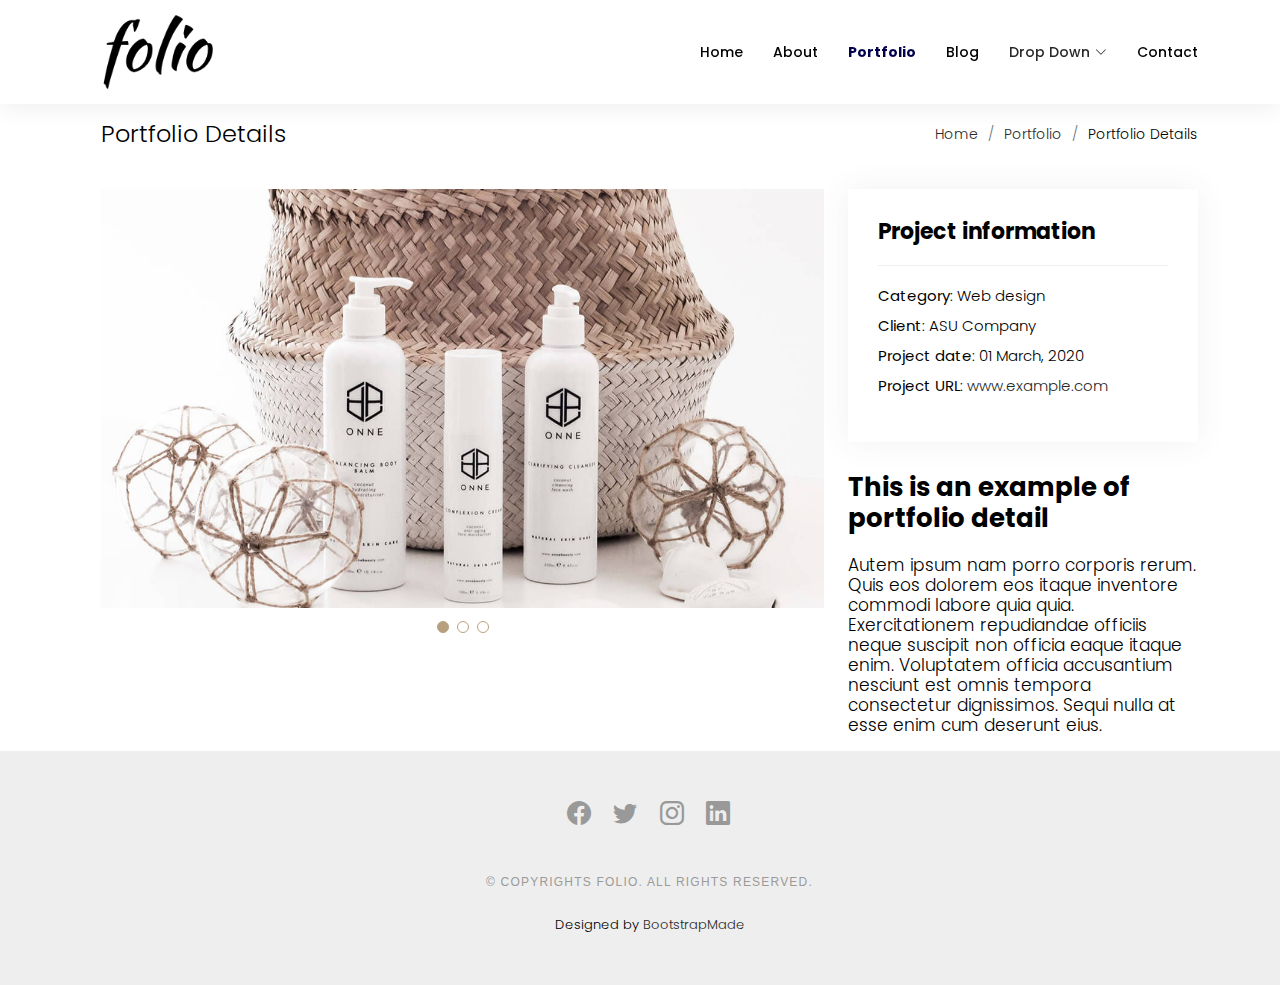
<file: portfolio-details.html>
<!DOCTYPE html>
<html lang="en">

<head>
  <meta charset="utf-8">
  <meta content="width=device-width, initial-scale=1.0" name="viewport">

  <title>Portfolio Details - Folio Bootstrap Template</title>
  <meta content="" name="description">
  <meta content="" name="keywords">

  <!-- Favicons -->
  <link href="assets/img/favicon.png" rel="icon">
  <link href="assets/img/apple-touch-icon.png" rel="apple-touch-icon">

  <!-- Google Fonts -->
  <link href="https://fonts.googleapis.com/css?family=Poppins:300,300i,400,400i,500,500i,600,600i,700,700i|Playfair+Display:400,400i,500,500i,600,600i,700,700i,900,900i" rel="stylesheet">

  <!-- Vendor CSS Files -->
  <link href="assets/vendor/bootstrap/css/bootstrap.min.css" rel="stylesheet">
  <link href="assets/vendor/bootstrap-icons/bootstrap-icons.css" rel="stylesheet">
  <link href="assets/vendor/boxicons/css/boxicons.min.css" rel="stylesheet">
  <link href="assets/vendor/glightbox/css/glightbox.min.css" rel="stylesheet">
  <link href="assets/vendor/swiper/swiper-bundle.min.css" rel="stylesheet">

  <!-- Template Main CSS File -->
  <link href="assets/css/style.css" rel="stylesheet">

  <!-- =======================================================
  * Template Name: Folio
  * Updated: May 30 2023 with Bootstrap v5.3.0
  * Template URL: https://bootstrapmade.com/folio-bootstrap-portfolio-template/
  * Author: BootstrapMade.com
  * License: https://bootstrapmade.com/license/
  ======================================================== -->
</head>

<body>

  <!-- ======= Header ======= -->
  <header id="header" class="fixed-top header-inner-pages">
    <div class="container d-flex align-items-center justify-content-between">

      <a href="index.html" class="logo"><img src="assets/img/logo.png" alt="" class="img-fluid"></a>
      <!-- Uncomment below if you prefer to use an text logo -->
      <!-- <h1 class="logo"><a href="index.html">Folio</a></h1> -->

      <nav id="navbar" class="navbar">
        <ul>
          <li><a class="nav-link scrollto " href="#hero">Home</a></li>
          <li><a class="nav-link scrollto" href="#about">About</a></li>
          <li><a class="nav-link active  scrollto" href="#portfolio">Portfolio</a></li>
          <li><a class="nav-link  scrollto" href="#journal">Blog</a></li>
          <li class="dropdown"><a href="#"><span>Drop Down</span> <i class="bi bi-chevron-down"></i></a>
            <ul>
              <li><a href="#">Drop Down 1</a></li>
              <li class="dropdown"><a href="#"><span>Deep Drop Down</span> <i class="bi bi-chevron-right"></i></a>
                <ul>
                  <li><a href="#">Deep Drop Down 1</a></li>
                  <li><a href="#">Deep Drop Down 2</a></li>
                  <li><a href="#">Deep Drop Down 3</a></li>
                  <li><a href="#">Deep Drop Down 4</a></li>
                  <li><a href="#">Deep Drop Down 5</a></li>
                </ul>
              </li>
              <li><a href="#">Drop Down 2</a></li>
              <li><a href="#">Drop Down 3</a></li>
              <li><a href="#">Drop Down 4</a></li>
            </ul>
          </li>
          <li><a class="nav-link scrollto" href="#contact">Contact</a></li>
        </ul>
        <i class="bi bi-list mobile-nav-toggle"></i>
      </nav><!-- .navbar -->

    </div>
  </header><!-- End Header -->

  <main id="main">

    <!-- ======= Breadcrumbs Section ======= -->
    <section class="breadcrumbs">
      <div class="container">

        <div class="d-flex justify-content-between align-items-center">
          <h2>Portfolio Details</h2>
          <ol>
            <li><a href="index.html">Home</a></li>
            <li><a href="portfolio.html">Portfolio</a></li>
            <li>Portfolio Details</li>
          </ol>
        </div>

      </div>
    </section><!-- Breadcrumbs Section -->

    <!-- ======= Portfolio Details Section ======= -->
    <section id="portfolio-details" class="portfolio-details">
      <div class="container">

        <div class="row gy-4">

          <div class="col-lg-8">
            <div class="portfolio-details-slider swiper">
              <div class="swiper-wrapper align-items-center">

                <div class="swiper-slide">
                  <img src="assets/img/portfolio/portfolio-details-1.jpg" alt="">
                </div>

                <div class="swiper-slide">
                  <img src="assets/img/portfolio/portfolio-details-2.jpg" alt="">
                </div>

                <div class="swiper-slide">
                  <img src="assets/img/portfolio/portfolio-details-3.jpg" alt="">
                </div>

              </div>
              <div class="swiper-pagination"></div>
            </div>
          </div>

          <div class="col-lg-4">
            <div class="portfolio-info">
              <h3>Project information</h3>
              <ul>
                <li><strong>Category</strong>: Web design</li>
                <li><strong>Client</strong>: ASU Company</li>
                <li><strong>Project date</strong>: 01 March, 2020</li>
                <li><strong>Project URL</strong>: <a href="#">www.example.com</a></li>
              </ul>
            </div>
            <div class="portfolio-description">
              <h2>This is an example of portfolio detail</h2>
              <p>
                Autem ipsum nam porro corporis rerum. Quis eos dolorem eos itaque inventore commodi labore quia quia. Exercitationem repudiandae officiis neque suscipit non officia eaque itaque enim. Voluptatem officia accusantium nesciunt est omnis tempora consectetur dignissimos. Sequi nulla at esse enim cum deserunt eius.
              </p>
            </div>
          </div>

        </div>

      </div>
    </section><!-- End Portfolio Details Section -->

  </main><!-- End #main -->

  <!-- ======= Footer ======= -->
  <div id="footer" class="text-center">
    <div class="container">
      <div class="socials-media text-center">

        <ul class="list-unstyled">
          <li><a href="#"><i class="bi bi-facebook"></i></a></li>
          <li><a href="#"><i class="bi bi-twitter"></i></a></li>
          <li><a href="#"><i class="bi bi-instagram"></i></a></li>
          <li><a href="#"><i class="bi bi-linkedin"></i></a></li>
        </ul>

      </div>

      <p>&copy; Copyrights Folio. All rights reserved.</p>

      <div class="credits">
        <!--
        All the links in the footer should remain intact.
        You can delete the links only if you purchased the pro version.
        Licensing information: https://bootstrapmade.com/license/
        Purchase the pro version with working PHP/AJAX contact form: https://bootstrapmade.com/buy/?theme=Folio
      -->
        Designed by <a href="https://bootstrapmade.com/">BootstrapMade</a>
      </div>

    </div>
  </div><!-- End Footer -->

  <a href="#" class="back-to-top d-flex align-items-center justify-content-center"><i class="bi bi-arrow-up-short"></i></a>

  <!-- Vendor JS Files -->
  <script src="assets/vendor/bootstrap/js/bootstrap.bundle.min.js"></script>
  <script src="assets/vendor/glightbox/js/glightbox.min.js"></script>
  <script src="assets/vendor/isotope-layout/isotope.pkgd.min.js"></script>
  <script src="assets/vendor/swiper/swiper-bundle.min.js"></script>
  <script src="assets/vendor/typed.js/typed.umd.js"></script>
  <script src="assets/vendor/php-email-form/validate.js"></script>

  <!-- Template Main JS File -->
  <script src="assets/js/main.js"></script>

</body>

</html>
</file>
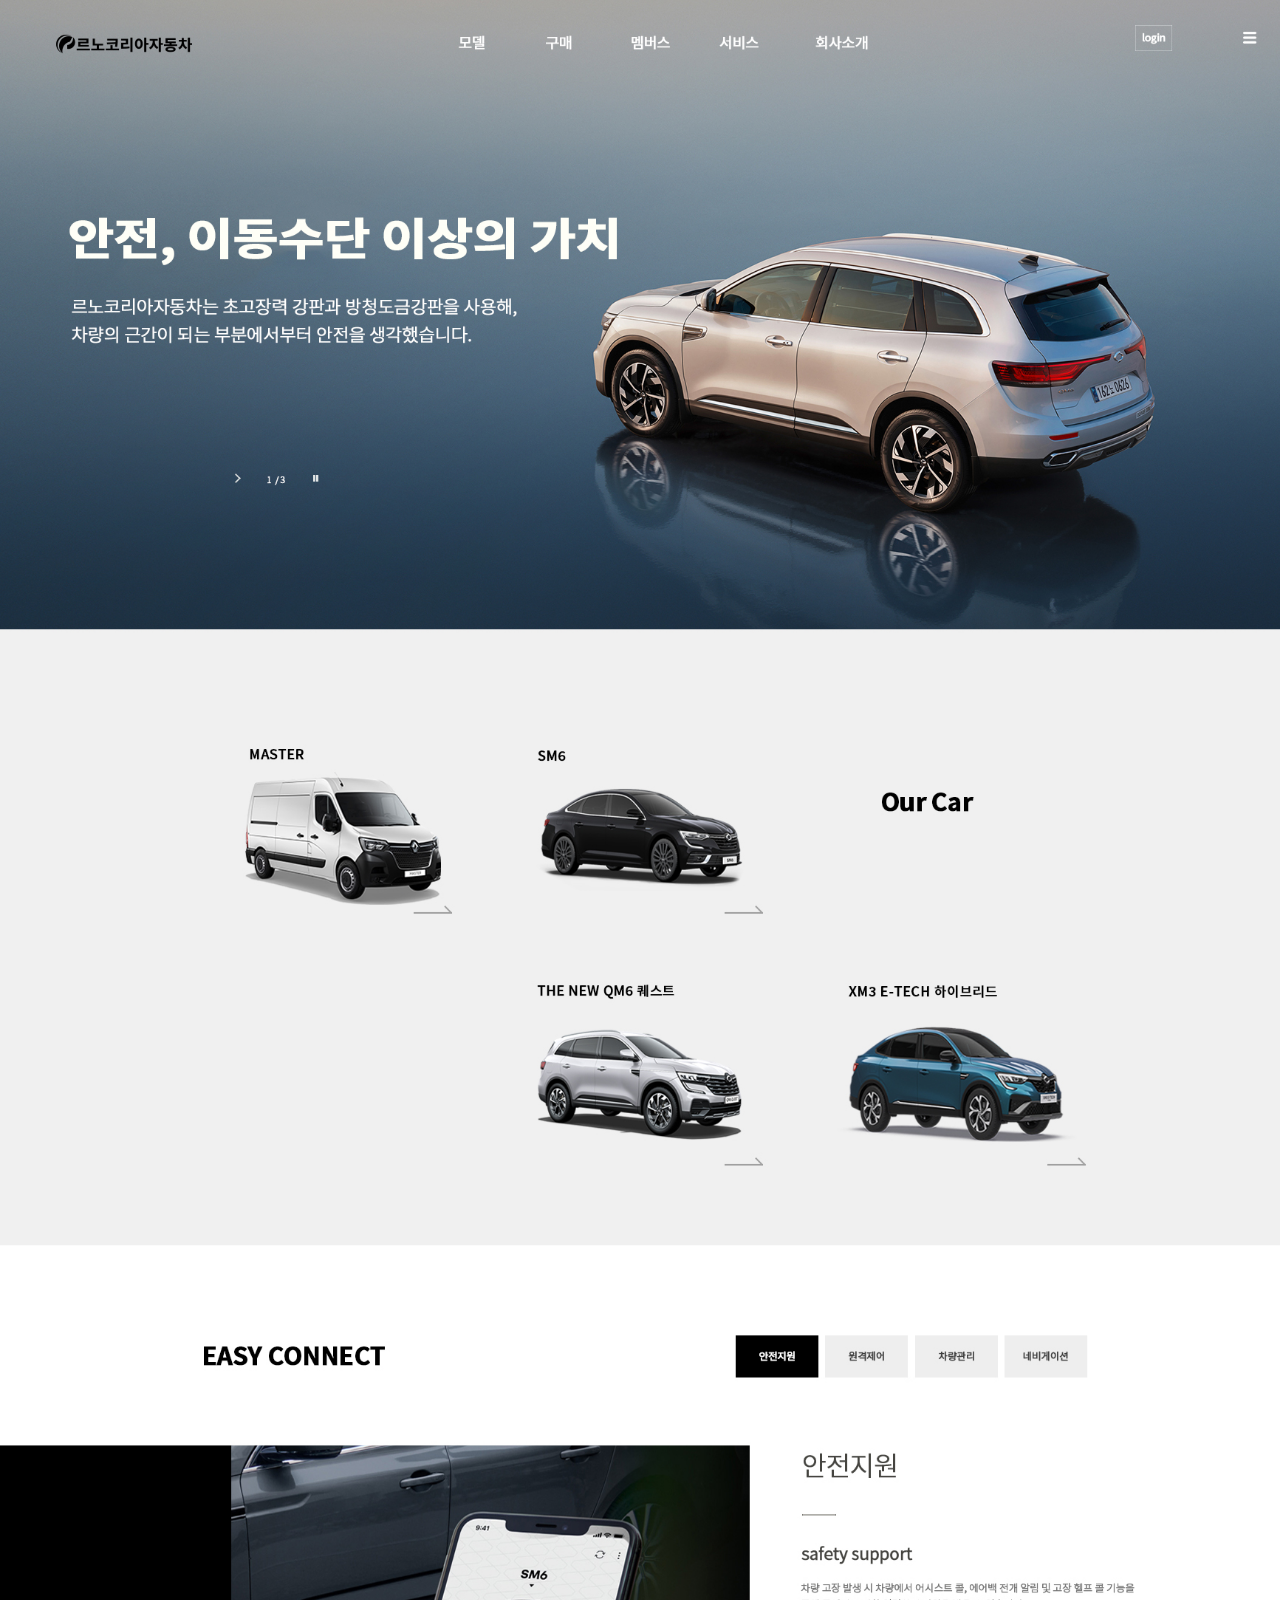
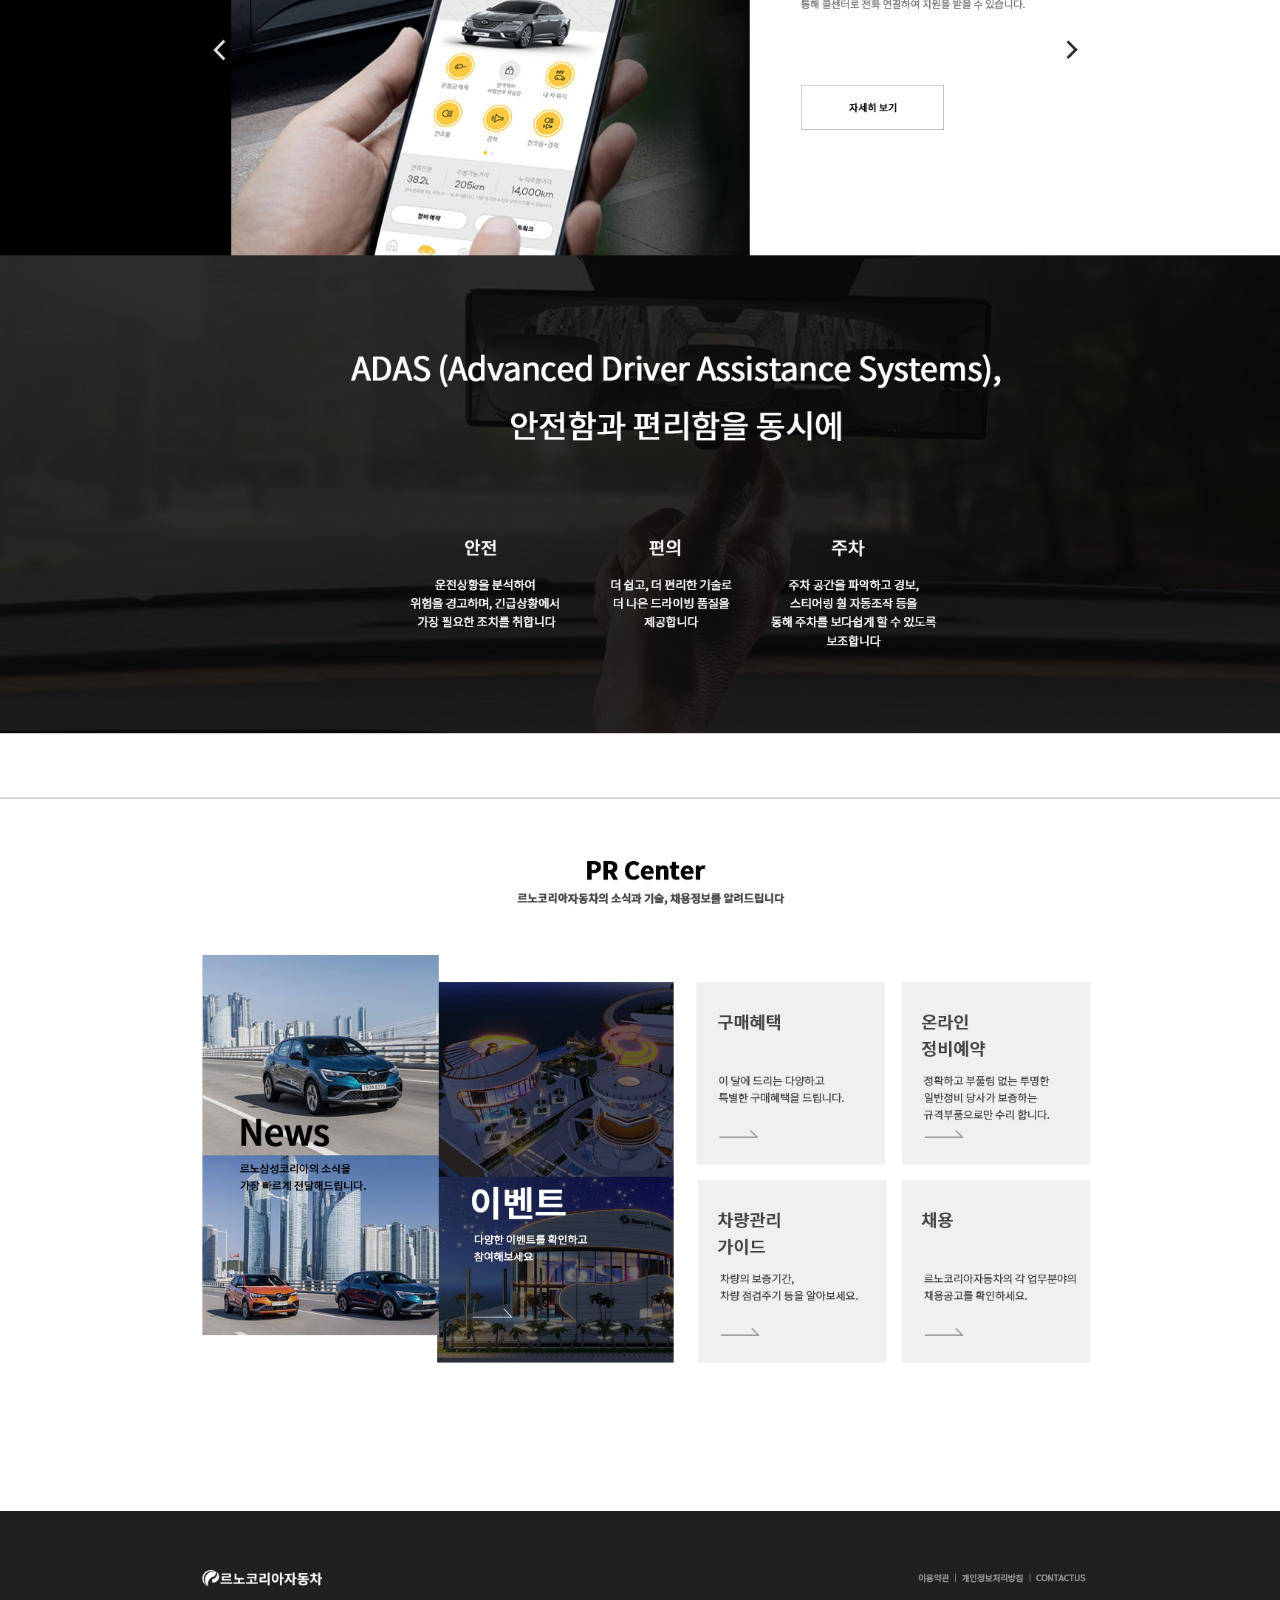
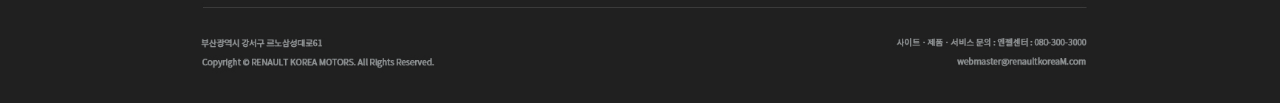
<file: samsung.html>
<!DOCTYPE html>
<html lang="en">
<head>
    <meta charset="UTF-8">
    <meta name="viewport" content="width=device-width, initial-scale=1.0">
    <title>르노삼성</title>
<style>
     *{padding: 0;margin: 0;}
        body{overflow-x: hidden;}
        img{width: 100%;}
</style>
</head>
<body>
    <img src="assets/img/르노코리아자동차1.jpg">
</body>
</html>
</file>
<file: project2/css/style.css>
/* 공통적으로 들어갈것 */
*{padding: 0; margin: 0;}
li{list-style: none;}
.inner{width: 1400px; margin: 0 auto;}
.clear{clear: both;}

/* 헤더부분 */ 
.header{width: 100%; height: 90px; border-bottom: 1px solid #e4e3e2; line-height: 90px;}
.logo{width: 204px; height: 48px; float: left; padding-top: 20px;}
.top_banner{float: right;}
.header>.inner{position: relative; width: 1400px; height: 90px;}
.menu{position: absolute; width: 600px; left: 0; right: 0; margin: 0 auto;}
.menu>li{width: 100px; float: left;}
.one{width: 146px; height: 35px; background-color: #2f227a; text-align: center; line-height: 35px; color: white; display: inline-block; border-radius: 50px;}

/* 메인이미지부분 */
.mainimg{width: 100%; height: 693px; background-image:url(../images/mainimg.png); margin-top: 60px;}

/* 콘텐츠 부분 */
.box1{width: 100%; height: 400px; padding-top:200px ; padding-bottom: 100px;}
.list{width: 25%; float: left;}
.list>h2{padding-bottom: 20px;}
.list>p{padding-bottom: 40px;}
.line{width: 326px; height: 160px; border: 1px solid #959595; text-align: center; padding-top: 100px;}
.box2{width: 100%; height: 240px; border-top: 1px solid #e4e3e2; border-bottom: 1px solid #e4e3e2;}
.box_text{float: left; padding-top: 100px; font-size: 20px;}
.box_img{float: right; padding-top: 50px; padding-right: 100px;}

/* 푸터부분 */
.footer{width: 100%; height: 100px;}
.footer_info{float: left; font-size: 11px; color: #909090; padding-top: 30px;}
.footer_info>span{font-size: 13px; color: black; font-weight: bold;}
.footer_btn{float: right; padding-top: 35px;}
.footer_btn>li{float: left; width: 80px; height: 30px; border: 1px #2f227a solid; text-align: center; line-height:30px; margin-left: 7px;}
.border_none{border:none !important;}
.border_none>select{width:80 ; height: 30px; border: 1px solid gray;}
</file>
<file: project3/css/style.css>
/* 공통으로 들어갈 것 */
*{padding: 0; margin: 0;}
.clear{clear: both;}
.inner{width: 1200px; margin: 0 auto;}
ul{list-style: none;}

/* 헤더부분 */
.header{width: 100%;}
.top_black{width: 100%; height: 40px; background-color: #3e3e3e; color: #d7d7d7; line-height: 40px; font-size: 13.99px;}
.black_left{width: 500px; float: left;}
.black_right{float: right;}
.black_left>li{float: left;}
.black_left>li:before{display: inline-block; content: "|"; padding: 0 10px;}
.black_left>li:nth-child(1)::before{display: none;}
.black_right>span::before{display: inline-block; content: "|"; padding: 0 10px;}
.black_right>span:nth-child(1)::before {display: none;}
.top_white{width: 100%; height: 76px; color: black; line-height: 76px; position: relative;}
.logo{width: 144px; float: left; padding-top: 10px;}
.logo>img{width: 100%; padding-top: 5px;}
.menu{position: absolute;  width: 600px; left: 0; right: 0; margin: 0 auto;}
.menu>li{float: left; padding-left: 100px; }
.button{float: right;}


/* 메인이미지 부분 */
.mainimg{width: 100%; height: 580px; background-image: url(../images/mainimg.jpg);  background-position: center center; position: relative; background-repeat: no-repeat; background-size: cover;}
.down_btn{position: absolute; width: 75px; height: 75px; left: 0; right: 0; margin: 0 auto; bottom: -5%;} 



/* 콘텐츠 부분 */
.contents{width: 100%; padding-top: 100px;}
.box1{width: 100%; height: 400px;}
.list{width: 24%; float: left; text-align: center; border-right: #e3e3e3 1px solid;}
.list:nth-child(4){border-right:none}
.list>h3{font-size: 25px; padding: 15px 0;}
.list>p{letter-spacing: -2px; width: 70%;  margin: 0 auto; color: #9a9a9a;} 
.box2{width: 100%; height: 767px; background-color: #ececec;}
.box2>.inner>h1{text-align: center; padding-top: 165px; padding-bottom: 50px;}
.set_left{width: 50%; height: 400px; float: left; border-radius: 15px; }
.set_cen{width: 24%; height: 400px; float: left; color: white; margin-left: 1%;}
.set_right{width: 24%; height: 400px; float: left; background-color: white; border-radius: 15px; margin-left: 1%;}
.set_left>img{border-radius: 15px;} 
.blue{width: 100%; height: 195px; background-color: #1d87ff; border-radius: 15px; background-image: url(../images/ban_icon1.png); background-repeat: no-repeat; background-position: 90% bottom;}
.red{width: 100%; height: 195px; background-color: #ff4a1d; border-radius: 15px; margin-top: 10px; background-image: url(../images/ban_icon2.png); background-repeat: no-repeat; background-position: 90% bottom;}
.blue>div{padding: 20px; color: white;}
.blue>div>p{padding: 20px 0; width: 70%; font-size: 14px;}
.red>div{padding: 20px; color: white;}
.red>div>p{padding:20px 0; width: 70%; font-size: 14px;}
.set_right>div{padding-left: 40px; padding-top: 35px;}
.set_right>div>p{padding bottom: 20px;}
.set_right>div>h3{padding-bottom: 20px;}
.date{font-size: 12px; padding: 20px 0;}
.line{border-bottom: 1px solid #e4e4e4; margin: 20px 0;}
.more{text-decoration: underline;}

/* 푸터 부분 */
.footer_top{width: 100%; height: 54px; background-color: #2a2a2a; color: white; line-height: 54px;}
.footer_top>.inner>p>span{padding-left: 30px;}
.footer_top>.inner>p>span:nth-child(1){padding-left: 0;}
.footer_bottom{width: 100%; height: 130px; background-color: #2a2a2a; padding-top: 30px; color: white;}
.footer_bottom>.inner>p:nth-child(1){font-weight: bold; padding-bottom: 15px; font-size: 18px;}
</file>
<file: project4/css/style.css>
/* 공통 */
.inner{width: 980px; margin: 0 auto;}
.clear{clear: both;}
ul>li{list-style: none;}
*{padding: 0; margin: 0;}


/* 헤더 부분 */
.header{width: 100%; height: 99px;}
.top_header{width:100% ; height: 34px; line-height: 34px;}
.top_header>.inner>div{float: right;}
.top_header>.inner>div>ul{float: left; font-size: 12px; color: #afadaf; font-weight: bold;}
.top_header>.inner>div>ul>li{float: left;}
.top_header>.inner>div>ul>li:before{display: inline-block; content: "|"; padding: 0 5px;}
.top_header>.inner>div>ul>li:nth-child(1)::before{display: none;}
.app{width: 70px; height: 32px; float: left;
background-color: #4579ff; color: white; border-radius: 0 0 5px 5px; text-align: center; margin-left: 30px;}

.bottom_header{width: 100%; height: 67px; line-height: 67px;}
.logo{float: left; }
.logo>img{vertical-align: text-bottom;}
.menu{float: left; font-weight: bold; width: 690px; font-size: 18px;}
.menu>li{float: left; width: 230px; text-align: right;}
.search{float: right;}
.search>img{vertical-align: middle;}


/* 메인이미지 부분 */
.mainimg{width: 100%; 
    height: 597px; 
    background-image: url(../images/mainimg.jpg); background-repeat: no-repeat; background-position: center center; background-size: cover;}
.mainimg>.inner{position: relative; width: 1300px; height: 597px;}
.main_text{padding-top: 184px; position: absolute; right: 0;}
.main_text>h3{font-size: 35px; color: #cdc7cd; font-weight: normal; letter-spacing: -3px;}
.main_text>h1{font-size: 40px; color: #cdc7cd; padding-bottom: 32px; letter-spacing: -3px; }
.main_text>p{font-size: 18px; color: white; }
.main_text>h1>span{color: #82a2ff; font-size: 52px;}
.login_btn{position: absolute;}
.btn1{position:absolute; width:135px; height: 50px; border-radius: 50px; border: #81878d 2px solid; text-align: center; line-height: 50px; font-size: 13px; margin-top: 113px; color: white; right: 228px;}
.login_btn{position: absolute; width: 86px; height: 71px; border-radius: 100px; padding-top: 15px; bottom: -45px; background-color: #4579ff; text-align: center; color: white; font-size: 9px; font-weight: bold; right: 249px;}


/* 콘텐츠 부분 */
 .contents>.box1{width: 100%; height: 950px;}
 .contents>.box1>.inner{position: relative; width: 980px; height: 950px; background-image: url(../images/box1_bg.png); background-repeat: no-repeat; background-position: center 200px;}
 .contents>.box1>.inner>h1{position: absolute; top: 175px; text-align:center; left: 0; right: 0; margin: 0 auto;font-size: 43px;}
 .contents>.box1>.inner>h1>span{font-size: 43px; color: #4579ff;}
.btn2{position: absolute; width: 266px; height: 70px; background-color: #4579ff; border-radius: 50px; color: white; text-align: center; line-height: 70px; font-weight: bold; left: 0; right: 0; margin: 0 auto;  bottom: 0; font-size: 15px;}

.box2{position: relative; width: 100%; height: 1043px; padding-top: 179px;}
.box2_bg{position: absolute; width: 95%; height: 704px; background-color: #e8f6ff; right: 0; bottom: 163px; border-radius: 50px 0 0 50px;}
.box2_img{position: absolute; width: 100%; height: 557px;}
.box2_left{float: left; width: 50%; height: 557px; background-image: url(../images/box2_img.png); background-repeat: no-repeat; background-size: cover; background-position: right center;}
.box2_right{float: right; width: 50%; height: 557px;}
.box2_text{padding-top: 75px; padding-left: 72px;}
.box2_text>img{padding-bottom: 27px;}
.box2_text>h1{font-size: 44px; font-weight: normal; padding-bottom: 41px;}
.box2_text>h1>span{font-weight: bold;}
.box2_text>p{font-size: 14px; color: black; padding-bottom: 55px; font-weight: bold; margin-left: 10px;}
.box2_text>.btn2{width: 230px; height: 76px; background-color: #4579ff; color: white; font-size: 15px; border-radius: 50px; text-align: center; line-height: 76px; font-weight: bold; right: -394px; bottom: 60px;}
.box2_inner{position: absolute; width: 980px; left: 0; right: 0; margin: 0 auto; bottom: 0;}
.box2_inner>.card{float: left; width: 22%; height: 365px; box-shadow: 0 0 10px #e8eaed; background-color: white; margin-left: 2%; text-align: center; border-radius: 10px;}
.card>img:nth-child(1){padding: 77px 0 36px 0;}
.card>h4{font-size: 19px; font-weight: bold; padding-bottom: 19px;}
.card>p{font-size: 15px; padding-bottom: 30px; color: #404040; font-weight: bold;}

.box3{position: relative; width: 100%; height: 804px; padding-top: 180px;}
.box3>.inner{position: absolute; width: 1541px; height: 641px; background-color: #e8eefc; right:0; border-radius: 50px 0 0 50px;}
.box3_left{position: absolute; width: 520px; left: 158px; bottom: -4px; float: left;}
.box3_right{width: 40%; float: right; padding-top: 155px; position: absolute; right: 90px;}
.box3_right>h4{font-size: 40px; font-weight: bold;}
.download{font-size: 33px; padding-bottom: 45px;}
.downloadtext{font-size: 15px; letter-spacing: -1px; padding-bottom: 50px;}

.btn_left{width: 163px; height: 50px; float: left; border: 1px solid black; border-radius: 50px; text-align: center; line-height: 57px; background-color: white; margin-right: 22px;}
.btn_cen{width: 163px; height: 50px; float: left; border: 1px solid black; border-radius: 50px; text-align: center; line-height: 57px; background-color: white; margin-right: 22px;}
.btn_right{width: 163px; height: 50px; float: left; border: 1px solid black; border-radius: 50px; text-align: center; line-height: 57px; background-color: white;}

/* 푸터 부분 */
.footer{width: 100%; height: 256px; text-align: center;}
.footer>.inner{padding-top: 60px;}
.copyright{color: #a5a5a5; text-align: center; }
.copyright>ul{width: 66%; height: 13px; padding: 25px 0; margin: 0 auto;}
.copyright>ul>li{float: left; text-align: center;}
.copyright>ul>li::before{display: inline-block; content: "|"; padding: 0 20px;}
.copyright>ul>li:nth-child(1)::before{display: none;}
</file>
<file: assets/css/style.css>
/**
* Template Name: Folio
* Updated: May 30 2023 with Bootstrap v5.3.0
* Template URL: https://bootstrapmade.com/folio-bootstrap-portfolio-template/
* Author: BootstrapMade.com
* License: https://bootstrapmade.com/license/
*/

/*--------------------------------------------------------------
# General
--------------------------------------------------------------


*/
body {
  background: #ffffff;
  color: #000000;
  font-family: "Poppins", helvetica;
  font-size: 15px;
  font-weight: 300;
  line-height: 20px;
  overflow-x: hidden;
  margin: 0 auto;
  padding: 0;
  box-sizing: border-box;
}

.clear{clear: both;}
ul>li{list-style: none;}


h1,
h2,
h3,
h4,
h5,
h6 {
  margin: 0;
}


.container>.hero-content>h2 {
  color: #ffffff;
  font-weight: 400;
  font-family: 'Noto Sans KR', sans-serif;
  position: relative;
  left: 40%;
  width: 52%;
  
  
}


.navbar>ul>li>.nav-link-scrollto{background-color: #03004c; color: #ffffff; 
border-radius: 50px;
padding: 7px 20px;}
  




h4 {
  color: #292929;
  font-size: 14px;
  font-weight: 600;
}

a {
  color: #292929;
  text-decoration: none !important;
  transition: all 0.5s ease-in-out 0s;
}

a:hover {
  transition: all 0.5s ease-in-out 0s;
}

p {

  font-size: 17px; padding-top: 13px;}
  p>span{font-weight: bold;}
  .container>p{font-size:21px; text-align: center; line-height: 34px; font-family: 'Noto Sans KR', sans-serif;}
  


.div2{padding-top: 40px; float: left; padding-left: 35px; width: 33%;}
.div2>h2{color: #03004c; font-size: 27px;}
.line{border: solid 1px #a0a0a0; margin-bottom: 30px;}
.div2>.text1{float: left; color: #03004c; font-weight: bold;}
.div2>.text2{float: right;}
.div3{padding-top: 40px; float: left; padding-left: 10px; width: 32%;}
.div3>h2{color: #03004c; font-size: 27px;}
.div3>.text1{float: left; color: #03004c; font-weight: bold;}
.div3>.text2{float: right;}

.container{padding-left: 31px;}
.skill1{width: 32%; padding-top: 80px; float: left;}
.skill2{width: 32%; padding-top: 80px; float: left;}
.skill3{width: 32%; padding-top: 80px; float: left; }





::-moz-selection {
  background: #b8a07e;
  color: #fff;
}

::selection {
  background: #b8a07e;
  color: #fff;
}

.btn {
  background: #333;
  border: medium none;
  border-radius: 0;
  color: #fff;
  font-size: 12px;
  height: 50px;
  line-height: 50px;
  padding: 0 30px;
  text-transform: uppercase;
}

.btn:hover,
.btn:focus {
  color: #fff;
}

.padDiv {
  padding: 30px 20px;
}

.section-title {
  margin-bottom: 70px;
}

.section-title h2 {
  font-size: 25px;
  letter-spacing: 2px;
  text-transform: uppercase;
  color: #03004c;
}

.form-control {
  background-color: transparent;
  border: 1px solid #999;
  border-radius: 0;
  color: #999999;
  font-size: 12px;
  font-weight: 500;
  height: 50px;
  letter-spacing: 0.1em;
  padding-left: 10px;
  margin: 0 0 25px 0;
  line-height: 14px;
  text-transform: uppercase;
}

.form-control:focus {
  box-shadow: none;
  outline: 0 none;
}

.paddsection {
  padding-top: 90px;
  padding-bottom: 55px;
}

.paddsections {
  padding-top: 90px;
  padding-bottom: 90px !important;
}

.hvr-shutter-in-horizontal::before {
  background: #333;
}

.hvr-shutter-in-horizontal:hover {
  background: #b8a07e;
}

.mb-30 {
  margin-bottom: 30px;
}

.main-content {
  padding-top: 140px;
}

/*--------------------------------------------------------------
# Back to top button
--------------------------------------------------------------*/
.back-to-top {
  position: fixed;
  visibility: hidden;
  opacity: 0;
  right: 15px;
  bottom: 15px;
  z-index: 996;
  background: #b8a07e;
  width: 40px;
  height: 40px;
  border-radius: 4px;
  transition: all 0.4s;
}

.back-to-top i {
  font-size: 28px;
  color: #fff;
  line-height: 0;
}

.back-to-top:hover {
  background: #c6b398;
  color: #fff;
}

.back-to-top.active {
  visibility: visible;
  opacity: 1;
}

/*--------------------------------------------------------------
# Header
--------------------------------------------------------------*/
#header {
  transition: all 0.5s;
  z-index: 997;
  padding: 15px 0;
  background-color: #fff;
  top: -100%;
  box-shadow: 0px 2px 25px rgba(0, 0, 0, 0.08);
}

#header.header-scrolled,
#header.header-inner-pages {
  top: 0;
}

#header .logo {
  font-size: 30px;
  margin: 0;
  padding: 0;
  line-height: 1;
  font-weight: 600;
  letter-spacing: 1px;
  font-family: "Playfair Display", sans-serif;
  font-style: italic;
}

#header .logo a {
  color: #898989;
}

#header .logo img {
  max-height: 74px;
}
@media (max-width: 1220px) {
.container>.skill1>img{width: 100%;}
.container>.skill2>img{width: 100%;}
.container>.skill3>img{width: 100%;}
}



@media (max-width: 992px) {
  
  #header {
    border: 0;
  }
}

/*--------------------------------------------------------------
# Navigation Menu
--------------------------------------------------------------*/
/**
* Desktop Navigation 
*/
.navbar {
  padding: 0;
}

.navbar ul {
  margin: 0;
  padding: 0;
  display: flex;
  list-style: none;
  align-items: center;
}

.navbar li {
  position: relative;
}

.navbar a,
.navbar a:focus {
  display: flex;
  align-items: center;
  justify-content: space-between;
  padding: 10px 0 10px 30px;
  font-family: "Poppins", sans-serif;
  font-size: 14px;
  font-weight: 500;
  color: #03004c
  white-space: nowrap;
  transition: 0.3s;
}

.navbar a i,
.navbar a:focus i {
  font-size: 12px;
  line-height: 0;
  margin-left: 5px;
}

.navbar a:hover,
.navbar .active,
.navbar .active:focus,
.navbar li:hover>a {
  color: #03004c;
  font-weight: bold;
}

.navbar .dropdown ul {
  display: block;
  position: absolute;
  left: 30px;
  top: calc(100% + 30px);
  margin: 0;
  padding: 10px 0;
  z-index: 99;
  opacity: 0;
  visibility: hidden;
  background: #fff;
  box-shadow: 0px 0px 30px rgba(127, 137, 161, 0.25);
  transition: 0.3s;
}

.navbar .dropdown ul li {
  min-width: 200px;
}

.navbar .dropdown ul a {
  padding: 10px 20px;
  font-weight: 400;
}

.navbar .dropdown ul a i {
  font-size: 12px;

}

.navbar .dropdown ul a:hover,
.navbar .dropdown ul .active:hover,
.navbar .dropdown ul li:hover>a {
  color: #b8a07e;
}

.navbar .dropdown:hover>ul {
  opacity: 1;
  top: 100%;
  visibility: visible;
}

.navbar .dropdown .dropdown ul {
  top: 0;
  left: calc(100% - 30px);
  visibility: hidden;
}

.navbar .dropdown .dropdown:hover>ul {
  opacity: 1;
  top: 0;
  left: 100%;
  visibility: visible;
}

@media (max-width: 1366px) {
  .navbar .dropdown .dropdown ul {
    left: -90%;
  }

  .navbar .dropdown .dropdown:hover>ul {
    left: -100%;
  }
}

/**
* Mobile Navigation 
*/
.mobile-nav-toggle {
  color: #4b4a4a;
  font-size: 28px;
  cursor: pointer;
  display: none;
  line-height: 0;
  transition: 0.5s;
}

.mobile-nav-toggle.bi-x {
  color: #fff;
}

@media (max-width: 991px) {
  .mobile-nav-toggle {
    display: block;
  }

  .navbar ul {
    display: none;
  }
}

.navbar-mobile {
  position: fixed;
  overflow: hidden;
  top: 0;
  right: 0;
  left: 0;
  bottom: 0;
  background: rgba(49, 49, 49, 0.9);
  transition: 0.3s;
}

.navbar-mobile .mobile-nav-toggle {
  position: absolute;
  top: 15px;
  right: 15px;
}

.navbar-mobile ul {
  display: block;
  position: absolute;
  top: 55px;
  right: 15px;
  bottom: 15px;
  left: 15px;
  padding: 10px 0;
  border-radius: 10px;
  background-color: #fff;
  overflow-y: auto;
  transition: 0.3s;
}

.navbar-mobile a,
.navbar-mobile a:focus {
  padding: 10px 20px;
  font-size: 15px;
  color: #4b4a4a;
}

.navbar-mobile a:hover,
.navbar-mobile .active,
.navbar-mobile li:hover>a {
  color: #b8a07e;
}

.navbar-mobile .getstarted,
.navbar-mobile .getstarted:focus {
  margin: 15px;
}

.navbar-mobile .dropdown ul {
  position: static;
  display: none;
  margin: 10px 20px;
  padding: 10px 0;
  z-index: 99;
  opacity: 1;
  visibility: visible;
  background: #fff;
  box-shadow: 0px 0px 30px rgba(127, 137, 161, 0.25);
}

.navbar-mobile .dropdown ul li {
  min-width: 200px;
}

.navbar-mobile .dropdown ul a {
  padding: 10px 20px;
}

.navbar-mobile .dropdown ul a i {
  font-size: 12px;
}

.navbar-mobile .dropdown ul a:hover,
.navbar-mobile .dropdown ul .active:hover,
.navbar-mobile .dropdown ul li:hover>a {
  color: #b8a07e;
}

.navbar-mobile .dropdown>.dropdown-active {
  display: block;
}

/*--------------------------------------------------------------
# Hero
--------------------------------------------------------------*/
#hero {
  background: url("../img/bg_01.png") repeat scroll center center/cover;
  height: 100vh;
  width: 100%;
}

#hero .hero-content {
  height: 100vh;
  text-align: left;
  width: 100%;
  display: flex;
  justify-content: center;
  flex-direction: column;
}

.hero-content h1 {
  font-size: 40px;
  font-weight: 700;
  margin-bottom: 10px;
  text-transform: uppercase;
  color: #fff;
}

.hero-content p {
  font-size: 13px;
  letter-spacing: 3px;
  margin-top: 0;
  margin-bottom: 30px;
  text-transform: capitalize;
  color: #fff;
  font-weight: 500;
}

.hero-content .list-social li {
  float: left;
  margin-right: 20px;
}

.hero-content .list-social li i {
  color: #fff;
  font-size: 15px;
}

/*--------------------------------------------------------------
# Breadcrumbs
--------------------------------------------------------------*/
.breadcrumbs {
  padding: 120px 0 0 0;
  background-color: white;
  min-height: 40px;
}

@media (max-width: 992px) {
  .breadcrumbs {
    padding-top: 100px;
  }
}

.breadcrumbs h2 {
  font-size: 24px;
  font-weight: 300;
  margin: 0;
}

@media (max-width: 992px) {
  .breadcrumbs h2 {
    margin: 0 0 10px 0;
  }
}

.breadcrumbs ol {
  display: flex;
  flex-wrap: wrap;
  list-style: none;
  padding: 0;
  margin: 0;
  font-size: 14px;
}

.breadcrumbs ol li+li {
  padding-left: 10px;
}

.breadcrumbs ol li+li::before {
  display: inline-block;
  padding-right: 10px;
  color: #6c757d;
  content: "/";
}

@media (max-width: 768px) {
  .div2{width: 100%;padding-left: 0;}
  .div3{width: 100%;}

  .breadcrumbs .d-flex {
    display: block !important;
  }

  .breadcrumbs ol {
    display: block;
  }

  .breadcrumbs ol li {
    display: inline-block;
  }
}

/*-----------------------------------------------------------------------------------*/
/*  About
/*-----------------------------------------------------------------------------------*/
#about {
  width: 100%;
  height: auto;
  background: #ffffff;
  padding-top: 120px;
}

#about .div-img-bg {
  padding-bottom: 30px;
  border: 20px solid #03004c;
}

#about .div-img-bg .about-img img {
  width: 100%;
  box-shadow: 0px 0px 85px 0px rgba(0, 0, 0, 0.14);
  margin-top: -60px;
  margin-left: 40px;
  
  -o-object-fit: cover;
  object-fit: cover;
}

#about .about-descr .p-heading {
  font-family: "Playfair Display", serif;
  font-size: 28px;
  text-align: left;
}

#about .about-descr .separator {
  max-width: 80%;
  margin-bottom: 0;
  text-align: left;
}

/*--------------------------------------------------------------
# Services
--------------------------------------------------------------*/
#services {
  background: #ffffff;
  position: relative;
  padding-bottom: 80px;
}

.services-block span {
  margin: 10px 0;
  position: relative;
  font-size: 13px;
  color: #292929;
  letter-spacing: 0.1em;
  font-weight: 500;
  text-transform: uppercase;
  display: block;
}

.services-block .separator {
  margin: 0;
  font-size: 13px;
  line-height: 22px;
}

.services-block i {
  font-size: 44px;
  color: #b8a07e;
  line-height: 44px;
}

.services-slider .swiper-pagination {
  margin-top: 30px;
  position: relative;
}

.services-slider .swiper-pagination .swiper-pagination-bullet {
  width: 12px;
  height: 12px;
  background-color: #fff;
  opacity: 1;
  border: 1px solid #b8a07e;
}

.services-slider .swiper-pagination .swiper-pagination-bullet-active {
  background-color: #b8a07e;
}

/*--------------------------------------------------------------
# Portfolio
--------------------------------------------------------------*/
#portfolio {
  position: relative;
  padding-bottom: 50px;
  background-color: #eeeeee;
}

#portfolio #portfolio-flters {
  padding: 0;
  margin: 0 auto 35px auto;
  list-style: none;
  text-align: center;
  border-radius: 50px;
  padding: 2px 15px;
}

#portfolio #portfolio-flters li {
  cursor: pointer;
  display: inline-block;
  padding: 10px 15px 8px 15px;
  font-size: 14px;
  font-weight: 600;
  line-height: 1;
  text-transform: uppercase;
  color: #999999;
  margin-bottom: 5px;
  transition: all 0.3s ease-in-out;
}

#portfolio #portfolio-flters li:hover,
#portfolio #portfolio-flters li.filter-active {
  color: #03004c;
}

#portfolio #portfolio-flters li:last-child {
  margin-right: 0;
}

#portfolio .portfolio-item {
  margin-bottom: 30px;
}

#portfolio .portfolio-item .portfolio-info {
  opacity: 0;
  position: absolute;
  left: 30px;
  right: 30px;
  bottom: 0;
  z-index: 3;
  transition: all ease-in-out 0.3s;
  background: rgba(255, 255, 255, 0.9);
  padding: 15px;
}

#portfolio .portfolio-item .portfolio-info h4 {
  font-size: 18px;
  color: #666;
  font-weight: 600;
  margin-bottom: 10px;
}

#portfolio .portfolio-item .portfolio-info p {
  color: #999;
  font-size: 14px;
  margin: 0;
  padding: 0;
}

#portfolio .portfolio-item .portfolio-info .preview-link,
#portfolio .portfolio-item .portfolio-info .details-link {
  position: absolute;
  right: 40px;
  font-size: 24px;
  top: calc(50% - 18px);
  color: #b8a07e;
}

#portfolio .portfolio-item .portfolio-info .preview-link:hover,
#portfolio .portfolio-item .portfolio-info .details-link:hover {
  color: #cab89f;
}

#portfolio .portfolio-item .portfolio-info .details-link {
  right: 10px;
}

#portfolio .portfolio-item:hover .portfolio-info {
  opacity: 1;
  bottom: 20px;
}

/*--------------------------------------------------------------
# Portfolio Details
--------------------------------------------------------------*/
.portfolio-details {
  padding-top: 40px;
}

.portfolio-details .portfolio-details-slider img {
  width: 100%;
}

.portfolio-details .portfolio-details-slider .swiper-pagination {
  margin-top: 20px;
  position: relative;
}

.portfolio-details .portfolio-details-slider .swiper-pagination .swiper-pagination-bullet {
  width: 12px;
  height: 12px;
  background-color: #fff;
  opacity: 1;
  border: 1px solid #b8a07e;
}

.portfolio-details .portfolio-details-slider .swiper-pagination .swiper-pagination-bullet-active {
  background-color: #b8a07e;
}

.portfolio-details .portfolio-info {
  padding: 30px;
  box-shadow: 0px 0 30px rgba(75, 74, 74, 0.08);
}

.portfolio-details .portfolio-info h3 {
  font-size: 22px;
  font-weight: 700;
  margin-bottom: 20px;
  padding-bottom: 20px;
  border-bottom: 1px solid #eee;
}

.portfolio-details .portfolio-info ul {
  list-style: none;
  padding: 0;
  font-size: 15px;
}

.portfolio-details .portfolio-info ul li+li {
  margin-top: 10px;
}

.portfolio-details .portfolio-description {
  padding-top: 30px;
}

.portfolio-details .portfolio-description h2 {
  font-size: 26px;
  font-weight: 700;
  margin-bottom: 20px;
}

.portfolio-details .portfolio-description p {
  padding: 0;
}

/*--------------------------------------------------------------
# Journal
--------------------------------------------------------------*/
#journal,
#journal-blog {
  height: auto;
  width: 100%;
  background: #eeeeee;
  padding-bottom: 60px;
  position: relative;
}

#journal-blog {
  background: #fff;
  padding-bottom: 30px;
}

#journal .journal-block {
  display: inline-block;
  height: auto;
  width: 100%;
}

#journal .journal-block .journal-info {
  position: relative;
}

.journal-block .journal-info img {
  max-width: 100%;
}

.journal-block .journal-info .journal-txt {
  padding: 25px 0px;
  position: relative;
}

.journal-block .journal-info .journal-txt h4 a {
  display: block;
  font-size: 16px;
  line-height: 24px;
  margin: 0 0 13px 0;
  font-weight: 400;
  color: #000000;
  transition: all 0.5s ease-in-out 0s;
}

.journal-block .journal-info .journal-txt h4 a:hover {
  color: #03004c;
  transition: all 0.5s ease-in-out 0s;
}

.journal-block .journal-info .journal-txt p {
  margin: 0;
  font-size: 14px;
  line-height: 24px;
}

/*--------------------------------------------------------------
# Journal
--------------------------------------------------------------*/
#contact {
  height: auto;
  width: 100%;
}

.contact-details {
  list-style: none;
  margin: 0;
  padding: 0;
}

.contact-details li {
  padding-bottom: 10px;
}

#contact input,
#contact textarea {
  width: 100%;
  margin-bottom: 5px;
}

#contact textarea {
  min-height: 160px;
}

.php-email-form .error-message {
  display: none;
  color: #fff;
  background: #ed3c0d;
  text-align: left;
  padding: 15px;
  margin-bottom: 15px;
  font-weight: 600;
}

.php-email-form .error-message br+br {
  margin-top: 25px;
}

.php-email-form .sent-message {
  display: none;
  color: #fff;
  background: #18d26e;
  text-align: center;
  padding: 15px;
  font-weight: 600;
  margin-bottom: 15px;
}

.php-email-form .loading {
  display: none;
  background: #fff;
  text-align: center;
  padding: 15px;
  margin-bottom: 15px;
}

.php-email-form .loading:before {
  content: "";
  display: inline-block;
  border-radius: 50%;
  width: 24px;
  height: 24px;
  margin: 0 10px -6px 0;
  border: 3px solid #18d26e;
  border-top-color: #eee;
  animation: animate-loading 1s linear infinite;
}

@keyframes animate-loading {
  0% {
    transform: rotate(0deg);
  }

  100% {
    transform: rotate(360deg);
  }
}

/*--------------------------------------------------------------
# Blog
--------------------------------------------------------------*/
/*  Navbar fixd page */
.subpage-nav {
  display: block !important;
}

/*-----------------------------------------------------------------------------------*/
/*  /* Single page */
/*-----------------------------------------------------------------------------------*/
#journal-blog {
  padding-top: 140px;
}

/* main content */
.main-content {
  background: #f7f7f7;
}

.main-content .container-main {
  display: inline-block;
  width: 100%;
}

.main-content .container-main .block-main {
  margin-bottom: 30px;
  overflow: hidden;
}

.container-main .block-main .content-main {
  background: #fff none repeat scroll 0 0;
  display: inline-block;
  width: 100%;
}

.journal-txt h4 a {
  display: block;
  font-size: 19px;
  line-height: 24px;
  margin: 0 0 13px 0;
  font-weight: 500;
  color: #292929;
  transition: all 0.5s ease-in-out 0s;
}

.journal-txt h4 a:hover {
  color: #b8a07e;
  transition: all 0.5s ease-in-out 0s;
}

.post-meta ul li {
  font-size: 12px;
  font-weight: normal;
  margin-left: 8px;
  margin-right: 8px;
  text-transform: capitalize;
  display: inline-block;
  float: none;
}

.content-main .post-meta a {
  color: #a2a2a2;
  margin-left: 5px;
}

/* Commonts */
.comments {
  background: #fff;
}

.entry-comments h6 {
  margin-right: 10px;
  font-size: 13px;
  letter-spacing: 0.1em;
  font-weight: 500;
  
}

.entry-comments-item {
  margin-top: 40px;
  padding-bottom: 40px;
  border-bottom: 1px solid #f2f2f2;
}

.entry-comments-avatar {
  position: absolute;
  display: block;
  border-radius: 50%;
  width: 60px;
  height: 60px;
}

.entry-comments-body {
  padding-left: 86px;
}

.entry-comments-author {
  margin-right: 10px;
  font-size: 13px;
  color: #292929;
  letter-spacing: 0.1em;
  font-weight: 500;
}

.rep {
  font-size: 13px;
  color: #292929;
  letter-spacing: 0.1em;
  font-weight: 500;
  text-transform: capitalize;
}

.entry-comments span a {
  font-size: 13px;
  color: #999;
}

.entry-comments-reply {
  padding-left: 10%;
}

/* Commonts form */
.cmt {
  background: #fff;
}

blockquote {
  padding: 40px;
  background-color: #f2f2f2;
  margin: 30px 0;
  border: none;
  border-left: 4px solid #b8a07e;
}

/*--------------------------------------------------------------
# Footer
--------------------------------------------------------------*/
#footer {
  background: #eeeeee;
  padding-top: 50px;
  padding-bottom: 50px;
}

#footer .socials-media {
  width: 100%;
}

#footer .socials-media ul {
  display: inline-block;
  float: none;
  margin: 0 0 20px 0;
}

#footer .socials-media ul li {
  float: left;
  margin-left: 10px;
  margin-right: 10px;
}

#footer .socials-media ul li a {
  font-size: 24px;
  color: #999;
  letter-spacing: 0.1em;
  font-weight: 500;
  background: transparent;
  text-transform: uppercase;
  transition: all 0.5s ease-in-out 0s;
}

#footer .socials-media ul li a:hover {
  color: #b8a07e;
  transition: all 0.5s ease-in-out 0s;
}

#footer p {
  font-size: 12px;
  letter-spacing: 0.1em;
  font-weight: 500;
  margin-top: 0;
  text-transform: uppercase;
  color: #9b9a98;
}

.credits {
  font-size: 13px;
}

/** Width between 1200x to 0
 *  ~~~~~~~~~~~~~~~~~~~~~~~~~~~~~~~~~~~~
 */
/** Width between 992px to 1199px
 *  ~~~~~~~~~~~~~~~~~~~~~~~~~~~~~~~~~~~~
 */
/** Width between 768px to 991px
 *  ~~~~~~~~~~~~~~~~~~~~~~~~~~~~~~~~~~~~
 */
@media (min-width: 768px) and (max-width: 991px) {

  /* Navbar */
  nav {
    padding: 10px 15px;
  }

  .nav-menu {
    margin-top: 40px;
    display: none;
    float: none;
    width: 100%;
  }

  .nav-menu li {
    float: none;
    width: 100%;
    text-align: center;
    border-top: 1px solid #f7f7f7;
    line-height: 45px;
    margin-left: 0;
    padding-top: 10px;
    padding-bottom: 10px;
  }

  .responsive {
    float: right;
    padding-top: 15px;
    display: block;
  }

  /* About */
  .head-info .header-content .cmaster h1 {
    font-size: 32px;
  }

  #about .div-img-bg {
    padding: 0;
  }

  #about .div-img-bg .about-img img {
    margin-top: 0%;
    margin-left: calc(0% - 0px);
  }

  #about .about-descr .p-heading {
    font-size: 20px;
  }

  #about .about-descr .separator {
    max-width: 100%;
    margin-bottom: 0;
  }

  /* portfolio */
  #portfolio .portfolio-list .nav li {
    float: none;
    margin: 20px;
    display: inline-block;
  }

  /* journal */
  #journal .journal-block .journal-info {
    margin-bottom: 30px;
  }

  /* Contact */
  .contact-contact {
    margin-bottom: 30px;
  }

  /* Footer */
  #footer .socials-media ul li {
    margin-right: 0;
    margin-left: 0;
    float: none;
    display: inline-block;
  }
}

/** Width between 767px to 0
 *  ~~~~~~~~~~~~~~~~~~~~~~~~~~~~~~~~~~~~
 */
@media (max-width: 767px) {

  /* Navbar */
  nav {
    padding: 20px 15px;
  }

  .nav-menu {
    margin-top: 40px;
    display: none;
    float: none;
    width: 100%;
  }

  .nav-menu li {
    float: none;
    width: 100%;
    text-align: center;
    border-top: 1px solid #f7f7f7;
    line-height: 45px;
    margin-left: 0;
    padding-top: 10px;
    padding-bottom: 10px;
  }

  .responsive {
    float: right;
    padding-top: 15px;
    display: block;
  }

  /* About */
  .head-info .header-content h1 {
    font-size: 32px;
  }

  #about .div-img-bg {
    padding: 0;
  }

  #about .div-img-bg .about-img img {
    margin-top: 0%;
    margin-left: calc(0% - 0px);
  }

  #about .about-descr .p-heading {
    font-size: 20px;
  }

  #about .about-descr .separator {
    max-width: 100%;
    margin-bottom: 0;
  }

  /* portfolio */
  #portfolio .portfolio-list .nav li {
    float: none;
    margin: 20px;
    display: inline-block;
  }

  /* journal */
  #journal .journal-block .journal-info {
    margin-bottom: 30px;
  }

  /* Contact */
  .contact-contact {
    margin-bottom: 30px;
  }

  /* Footer */
  #footer .socials-media ul li {
    margin-right: 0;
    margin-left: 0;
    float: none;
    display: inline-block;
  }
}

/** Width between 600px to 0
 *  ~~~~~~~~~~~~~~~~~~~~~~~~~~~~~~~~~~~~
 */
@media (max-width: 600px) {

  /* Navbar */
  nav {
    padding: 20px 15px;
  }

  .nav-menu {
    margin-top: 40px;
    display: none;
    float: none;
    width: 100%;
  }

  .nav-menu li {
    float: none;
    width: 100%;
    text-align: center;
    border-top: 1px solid #f7f7f7;
    line-height: 45px;
    margin-left: 0;
    padding-top: 10px;
    padding-bottom: 10px;
  }

  .responsive {
    float: right;
    padding-top: 15px;
    display: block;
  }

  /* About */
  .head-info .header-content h1 {
    font-size: 32px;
  }

  #about .div-img-bg {
    padding: 0;
  }

  #about .div-img-bg .about-img img {
    margin-top: 0%;
    margin-left: calc(0% - 0px);
  }

  #about .about-descr .p-heading {
    font-size: 20px;
  }

  #about .about-descr .separator {
    max-width: 100%;
    margin-bottom: 0;
  }

  /* portfolio */
  #portfolio .portfolio-list .nav li {
    float: none;
    margin: 10px;
    display: inline-block;
  }

  /* journal */
  #journal .journal-block .journal-info {
    margin-bottom: 30px;
  }

  /* Contact */
  .contact-contact {
    margin-bottom: 30px;
  }

  /* Footer */
  #footer .socials-media ul li {
    margin-right: 0;
    margin-left: 0;
    float: none;
    display: inline-block;
  }
}
@media (max-width: 540px) {
  .skill1 p, .skill2 p, .skill3 p{font-size: 12px;}

}
/** Width between 480px to 0
 *  ~~~~~~~~~~~~~~~~~~~~~~~~~~~~~~~~~~~~
 */
@media (max-width: 480px) {
  .div2>.text1{width: 30%;}
  .div2>.text2{width: 70%;}
  .div2>.text2>p{font-size: 13px;}
  .div3>.text1{width: 30%;}
  .div3>.text2{width: 70%;}
  .div3>.text2>p{font-size: 13px;}
  .skill1, .skill2, .skill3{width: 100%;}
  /* Navbar */
  nav {
    padding: 20px 15px;
  }

  .nav-menu {
    margin-top: 40px;
    display: none;
    float: none;
    width: 100%;
  }

  .nav-menu li {
    float: none;
    width: 100%;
    text-align: center;
    border-top: 1px solid #f7f7f7;
    line-height: 45px;
    margin-left: 0;
    padding-top: 10px;
    padding-bottom: 10px;
  }

  .responsive {
    float: right;
    padding-top: 15px;
    display: block;
  }

  /* About */
  .head-info .header-content h1 {
    font-size: 32px;
  }

  #about .div-img-bg {
    padding: 0;
  }

  #about .div-img-bg .about-img img {
    margin-top: 0%;
    margin-left: calc(0% - 0px);
  }

  #about .about-descr .p-heading {
    font-size: 20px;
  }

  #about .about-descr .separator {
    max-width: 100%;
    margin-bottom: 0;
  }

  /* portfolio */
  #portfolio .portfolio-list .nav li {
    float: none;
    margin: 20px;
  }

  /* journal */
  #journal .journal-block .journal-info {
    margin-bottom: 30px;
  }

  /* Contact */
  .contact-contact {
    margin-bottom: 30px;
  }

  /* Footer */
  #footer .socials-media ul li {
    margin-right: 0;
    margin-left: 0;
    float: none;
    display: inline-block;
  }
}

/** Width between 320px to 0
 *  ~~~~~~~~~~~~~~~~~~~~~~~~~~~~~~~~~~~~
 */
@media (max-width: 320px) {

  /* Navbar */
  nav {
    padding: 20px 15px;
  }

  .nav-menu {
    margin-top: 40px;
    display: none;
    float: none;
    width: 100%;
  }

  .nav-menu li {
    float: none;
    width: 100%;
    text-align: center;
    border-top: 1px solid #f7f7f7;
    line-height: 45px;
    margin-left: 0;
    padding-top: 10px;
    padding-bottom: 10px;
  }

  .responsive {
    float: right;
    padding-top: 15px;
    display: block;
  }

  /* About */
  .head-info .header-content h1 {
    font-size: 32px;
  }

  #about .div-img-bg {
    padding: 0;
  }

  #about .div-img-bg .about-img img {
    margin-top: 0%;
    margin-left: calc(0% - 0px);
  }

  #about .about-descr .p-heading {
    font-size: 20px;
  }

  #about .about-descr .separator {
    max-width: 100%;
    margin-bottom: 0;
  }

  /* portfolio */
  #portfolio .portfolio-list .nav li {
    float: none;
    margin: 20px;
  }

  /* journal */
  #journal .journal-block .journal-info {
    margin-bottom: 30px;
  }

  /* Contact */
  .contact-contact {
    margin-bottom: 30px;
  }

  /* Footer */
  #footer .socials-media ul li {
    margin-right: 0;
    margin-left: 0;
    float: none;
    display: inline-block;
  }

  /* Single page */
  .entry-comments-body span {
    display: inline-block;
    margin-right: 0;
  }
}
</file>
